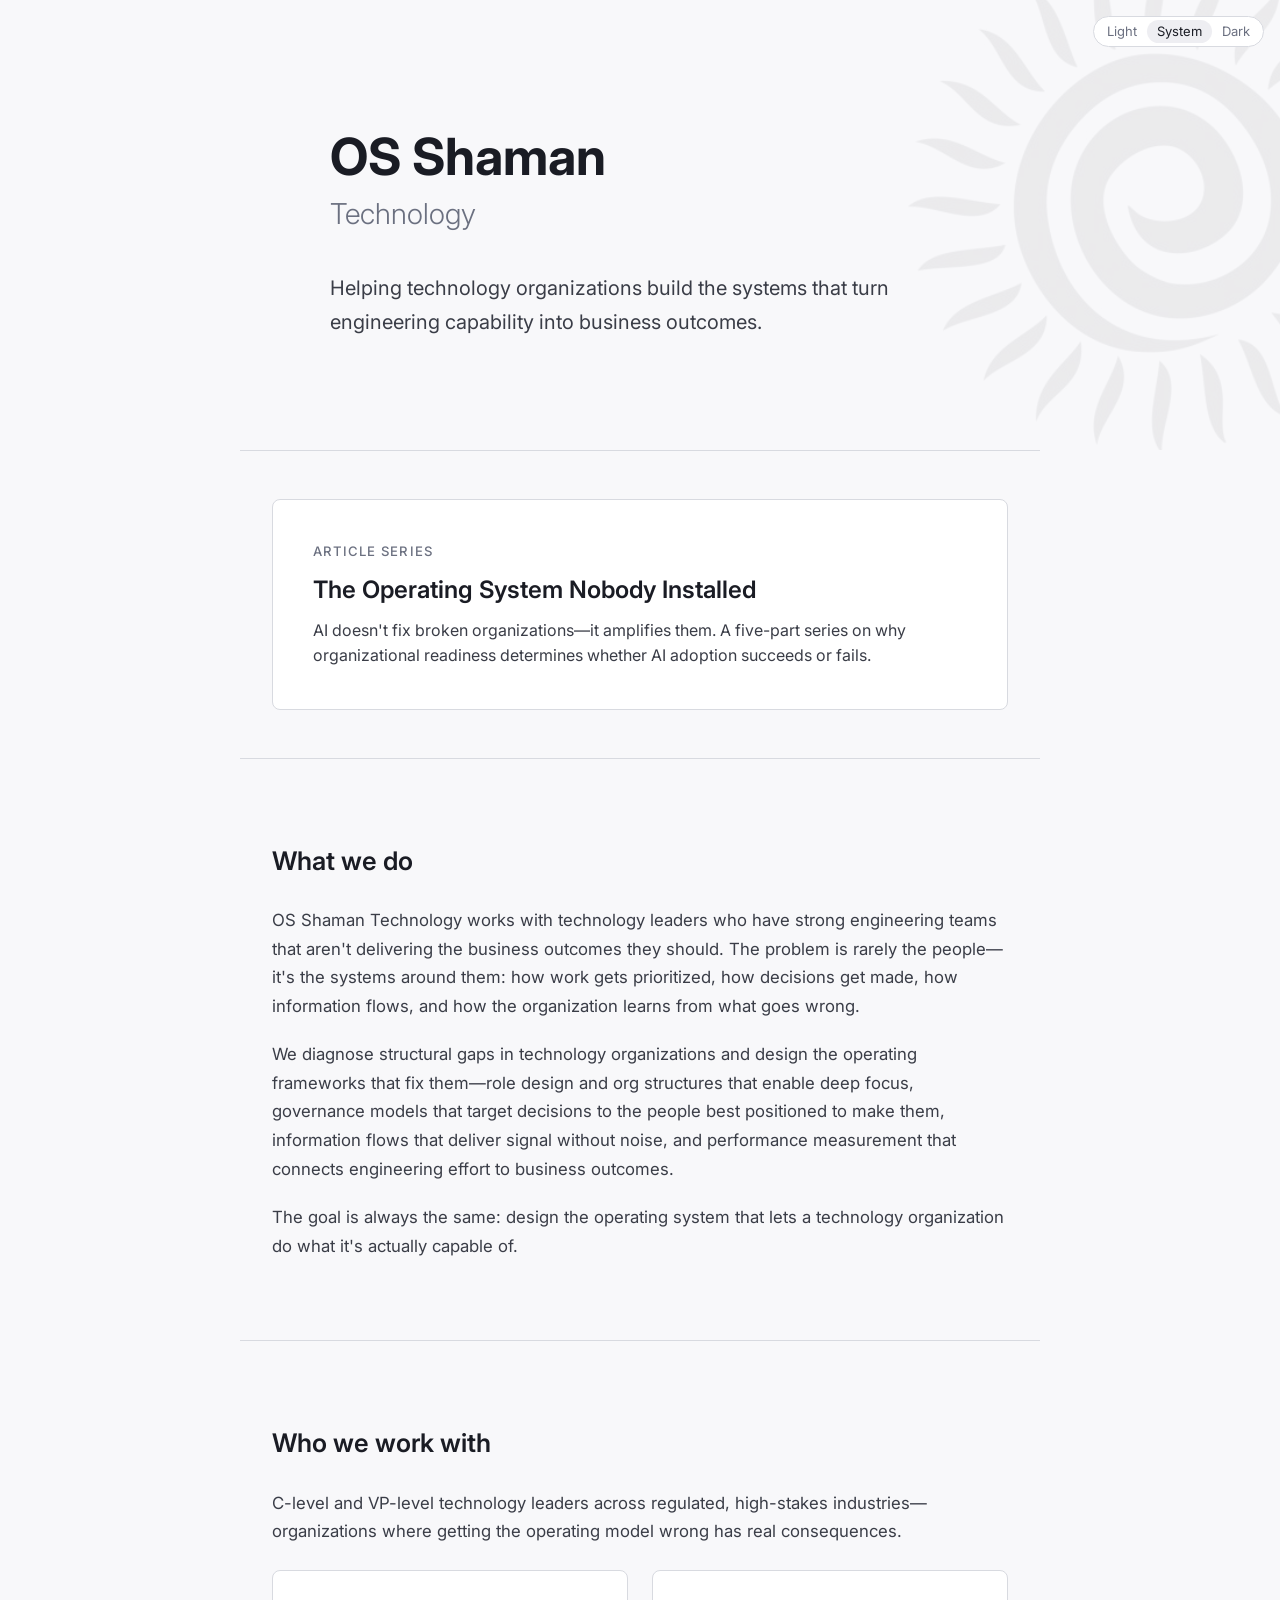
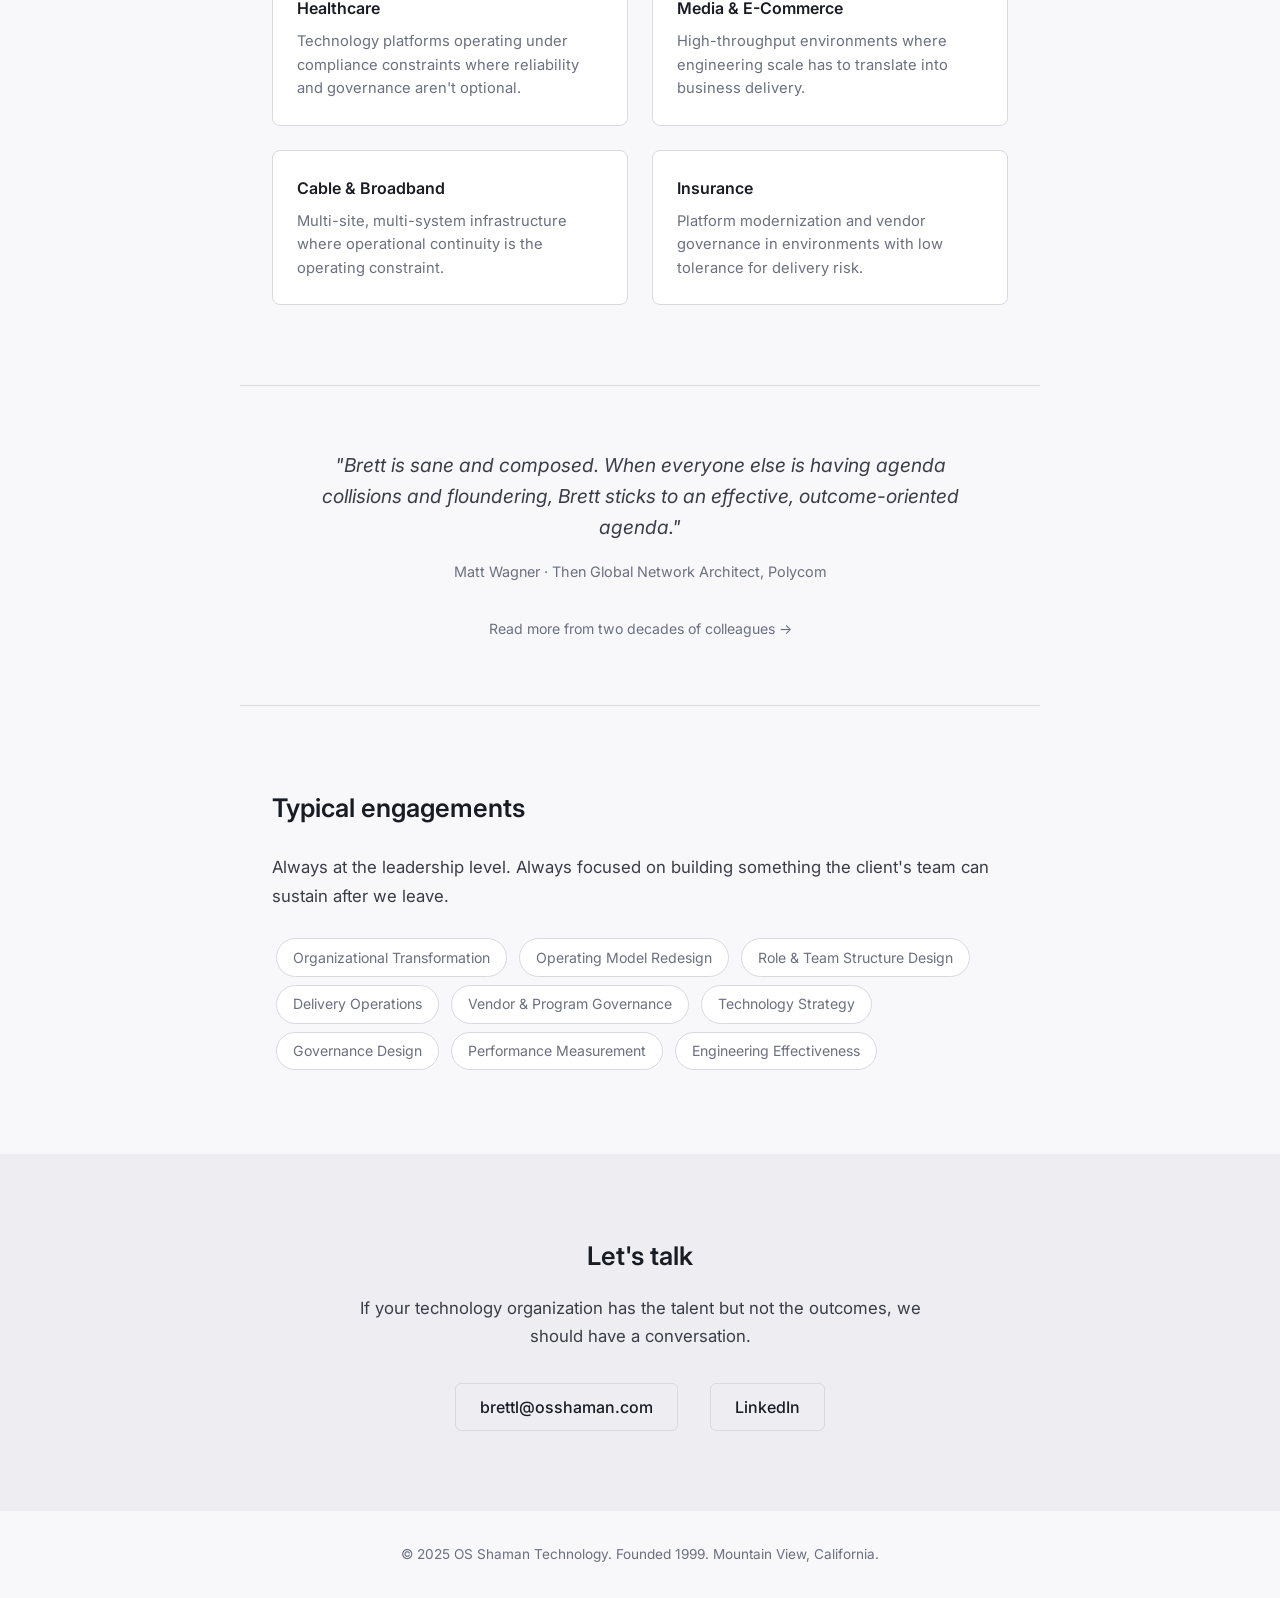
<file: index.html>
<!DOCTYPE html>
<html lang="en">
<head>
    <meta charset="UTF-8">
    <meta name="viewport" content="width=device-width, initial-scale=1.0">
    <title>OS Shaman Technology</title>
    <meta name="description" content="Helping technology organizations build the systems that turn engineering capability into business outcomes.">
    <link rel="preconnect" href="https://fonts.googleapis.com">
    <link rel="preconnect" href="https://fonts.gstatic.com" crossorigin>
    <link href="https://fonts.googleapis.com/css2?family=Inter:wght@300;400;500;600;700&display=swap" rel="stylesheet">
    <link rel="stylesheet" href="style.css">
</head>
<body>
    <div class="theme-toggle"><button data-theme="light" aria-label="Light mode">Light</button><button data-theme="system" aria-label="System theme">System</button><button data-theme="dark" aria-label="Dark mode">Dark</button></div>

    <!-- Hero -->
    <section class="hero">
        <div class="hero-bg">
            <img src="logo.jpg" alt="">
        </div>
        <div class="hero-content">
            <h1 class="hero-title">OS Shaman</h1>
            <p class="hero-subtitle">Technology</p>
            <p class="hero-tagline">Helping technology organizations build the systems that turn engineering capability into business outcomes.</p>
        </div>
    </section>

    <hr class="divider">

    <!-- Series -->
    <div class="series-promo">
        <a href="series/index.html" class="series-card">
            <p class="series-card-label">Article Series</p>
            <p class="series-card-title">The Operating System Nobody Installed</p>
            <p class="series-card-desc">AI doesn't fix broken organizations&mdash;it amplifies them. A five-part series on why organizational readiness determines whether AI adoption succeeds or fails.</p>
        </a>
    </div>

    <hr class="divider">

    <!-- What We Do -->
    <section class="section">
        <h2 class="section-title">What we do</h2>
        <p>OS Shaman Technology works with technology leaders who have strong engineering teams that aren't delivering the business outcomes they should. The problem is rarely the people&mdash;it's the systems around them: how work gets prioritized, how decisions get made, how information flows, and how the organization learns from what goes wrong.</p>
        <p>We diagnose structural gaps in technology organizations and design the operating frameworks that fix them&mdash;role design and org structures that enable deep focus, governance models that target decisions to the people best positioned to make them, information flows that deliver signal without noise, and performance measurement that connects engineering effort to business outcomes.</p>
        <p>The goal is always the same: design the operating system that lets a technology organization do what it's actually capable of.</p>
    </section>

    <hr class="divider">

    <!-- Who We Work With -->
    <section class="section">
        <h2 class="section-title">Who we work with</h2>
        <p>C-level and VP-level technology leaders across regulated, high-stakes industries&mdash;organizations where getting the operating model wrong has real consequences.</p>
        <div class="work-with-grid">
            <div class="work-with-item">
                <h3>Healthcare</h3>
                <p>Technology platforms operating under compliance constraints where reliability and governance aren't optional.</p>
            </div>
            <div class="work-with-item">
                <h3>Media &amp; E-Commerce</h3>
                <p>High-throughput environments where engineering scale has to translate into business delivery.</p>
            </div>
            <div class="work-with-item">
                <h3>Cable &amp; Broadband</h3>
                <p>Multi-site, multi-system infrastructure where operational continuity is the operating constraint.</p>
            </div>
            <div class="work-with-item">
                <h3>Insurance</h3>
                <p>Platform modernization and vendor governance in environments with low tolerance for delivery risk.</p>
            </div>
        </div>
    </section>

    <hr class="divider">

    <!-- Testimonials rotator -->
    <section class="testimonial-rotator" aria-label="Testimonials">
        <div class="testimonial-rotator-track">
            <figure class="testimonial-rotator-item active">
                <blockquote class="testimonial-rotator-quote">
                    <p>"Brett is sane and composed. When everyone else is having agenda collisions and floundering, Brett sticks to an effective, outcome-oriented agenda."</p>
                </blockquote>
                <figcaption class="testimonial-rotator-attribution">
                    Matt Wagner &middot; Then Global Network Architect, Polycom
                </figcaption>
            </figure>

            <figure class="testimonial-rotator-item">
                <blockquote class="testimonial-rotator-quote">
                    <p>"A business person first and a tech guy second. He really understands how to use technology to run a business."</p>
                </blockquote>
                <figcaption class="testimonial-rotator-attribution">
                    Chris Brubaker &middot; Then a colleague at Habeas
                </figcaption>
            </figure>

            <figure class="testimonial-rotator-item">
                <blockquote class="testimonial-rotator-quote">
                    <p>"The changes we were able to implement over the last two years would not have been as fast, nor as effective without Brett's assistance."</p>
                </blockquote>
                <figcaption class="testimonial-rotator-attribution">
                    David King &middot; Senior Director of Technology, Electronic Arts
                </figcaption>
            </figure>
        </div>
        <p class="testimonial-rotator-link">
            <a href="testimonials/index.html">Read more from two decades of colleagues &rarr;</a>
        </p>
    </section>

    <hr class="divider">

    <!-- Typical Engagements -->
    <section class="section">
        <h2 class="section-title">Typical engagements</h2>
        <p>Always at the leadership level. Always focused on building something the client's team can sustain after we leave.</p>
        <div class="engagements">
            <span class="engagement-tag">Organizational Transformation</span>
            <span class="engagement-tag">Operating Model Redesign</span>
            <span class="engagement-tag">Role &amp; Team Structure Design</span>
            <span class="engagement-tag">Delivery Operations</span>
            <span class="engagement-tag">Vendor &amp; Program Governance</span>
            <span class="engagement-tag">Technology Strategy</span>
            <span class="engagement-tag">Governance Design</span>
            <span class="engagement-tag">Performance Measurement</span>
            <span class="engagement-tag">Engineering Effectiveness</span>
        </div>
    </section>

    <!-- Contact -->
    <section class="contact">
        <div class="contact-inner">
            <h2 class="contact-title">Let's talk</h2>
            <p class="contact-text">If your technology organization has the talent but not the outcomes, we should have a conversation.</p>
            <div class="contact-links">
                <a href="mailto:brettl@osshaman.com" class="contact-link">brettl@osshaman.com</a>
                <a href="https://www.linkedin.com/in/blemoine" class="contact-link" target="_blank" rel="noopener">LinkedIn</a>
            </div>
        </div>
    </section>

    <footer class="footer">
        &copy; 2025 OS Shaman Technology. Founded 1999. Mountain View, California.
    </footer>

    <script src="theme.js"></script>
    <script>
        // Testimonial rotator — fades between quotes every 8 seconds.
        // Respects prefers-reduced-motion: when set, rotation is disabled and
        // the first quote is shown statically (CSS also removes the fade).
        (function() {
            var items = document.querySelectorAll('.testimonial-rotator-item');
            if (items.length <= 1) return;
            if (window.matchMedia && window.matchMedia('(prefers-reduced-motion: reduce)').matches) return;
            var i = 0;
            setInterval(function() {
                items[i].classList.remove('active');
                i = (i + 1) % items.length;
                items[i].classList.add('active');
            }, 8000);
        })();
    </script>
    <script data-goatcounter="https://osshaman.goatcounter.com/count"
            async src="//gc.zgo.at/count.js"></script>
</body>
</html>
</file>
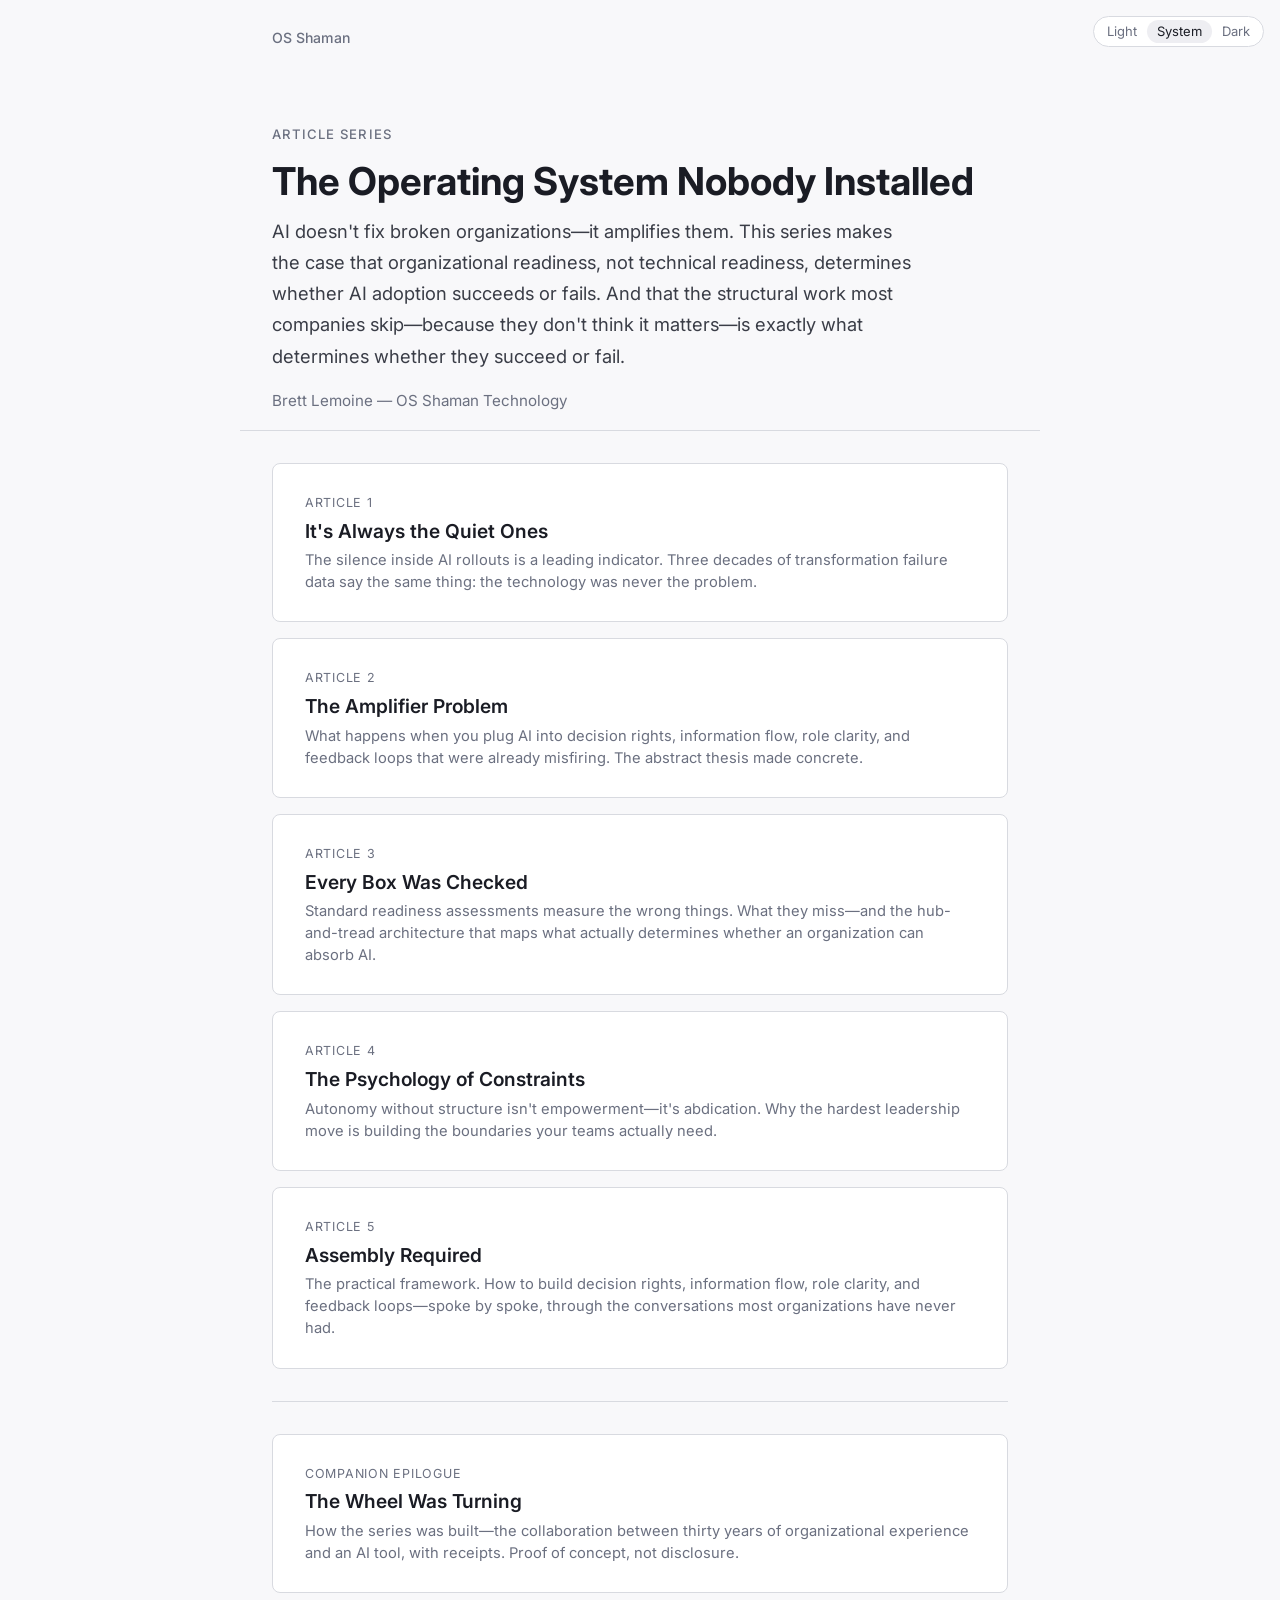
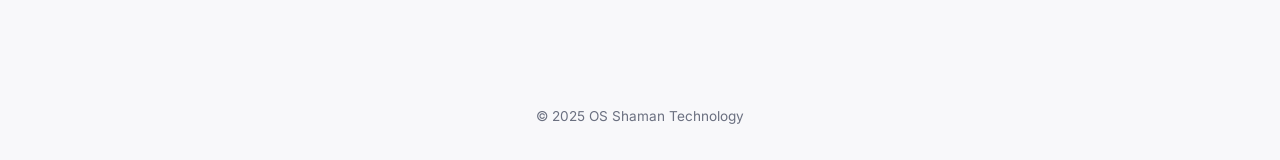
<file: series/index.html>
<!DOCTYPE html>
<html lang="en">
<head>
    <meta charset="UTF-8">
    <meta name="viewport" content="width=device-width, initial-scale=1.0">
    <title>The Operating System Nobody Installed — OS Shaman Technology</title>
    <meta name="description" content="A five-part series on why organizational readiness — not technical readiness — determines whether AI adoption succeeds or fails.">
    <link rel="preconnect" href="https://fonts.googleapis.com">
    <link rel="preconnect" href="https://fonts.gstatic.com" crossorigin>
    <link href="https://fonts.googleapis.com/css2?family=Inter:wght@300;400;500;600;700&display=swap" rel="stylesheet">
    <link rel="stylesheet" href="../style.css">
</head>
<body>
    <div class="theme-toggle"><button data-theme="light" aria-label="Light mode">Light</button><button data-theme="system" aria-label="System theme">System</button><button data-theme="dark" aria-label="Dark mode">Dark</button></div>

    <nav class="site-nav">
        <a href="../index.html">OS Shaman</a>
    </nav>

    <header class="series-header">
        <p class="article-series-label">Article Series</p>
        <h1 class="series-title">The Operating System Nobody Installed</h1>
        <p class="series-subtitle">AI doesn't fix broken organizations&mdash;it amplifies them. This series makes the case that organizational readiness, not technical readiness, determines whether AI adoption succeeds or fails. And that the structural work most companies skip&mdash;because they don't think it matters&mdash;is exactly what determines whether they succeed or fail.</p>
        <p class="series-author">Brett Lemoine &mdash; OS Shaman Technology</p>
    </header>

    <hr class="divider">

    <div class="series-toc">

        <a href="the-quiet-ones/index.html" class="toc-item">
            <p class="toc-item-number">Article 1</p>
            <p class="toc-item-title">It's Always the Quiet Ones</p>
            <p class="toc-item-desc">The silence inside AI rollouts is a leading indicator. Three decades of transformation failure data say the same thing: the technology was never the problem.</p>
        </a>

        <a href="the-amplifier-problem/index.html" class="toc-item">
            <p class="toc-item-number">Article 2</p>
            <p class="toc-item-title">The Amplifier Problem</p>
            <p class="toc-item-desc">What happens when you plug AI into decision rights, information flow, role clarity, and feedback loops that were already misfiring. The abstract thesis made concrete.</p>
        </a>

        <a href="every-box-was-checked/index.html" class="toc-item">
            <p class="toc-item-number">Article 3</p>
            <p class="toc-item-title">Every Box Was Checked</p>
            <p class="toc-item-desc">Standard readiness assessments measure the wrong things. What they miss&mdash;and the hub-and-tread architecture that maps what actually determines whether an organization can absorb AI.</p>
        </a>

        <a href="the-psychology-of-constraints/index.html" class="toc-item">
            <p class="toc-item-number">Article 4</p>
            <p class="toc-item-title">The Psychology of Constraints</p>
            <p class="toc-item-desc">Autonomy without structure isn't empowerment&mdash;it's abdication. Why the hardest leadership move is building the boundaries your teams actually need.</p>
        </a>

        <a href="assembly-required/index.html" class="toc-item">
            <p class="toc-item-number">Article 5</p>
            <p class="toc-item-title">Assembly Required</p>
            <p class="toc-item-desc">The practical framework. How to build decision rights, information flow, role clarity, and feedback loops&mdash;spoke by spoke, through the conversations most organizations have never had.</p>
        </a>

        <div class="toc-epilogue">
            <a href="the-wheel-was-turning/index.html" class="toc-item">
                <p class="toc-item-number">Companion Epilogue</p>
                <p class="toc-item-title">The Wheel Was Turning</p>
                <p class="toc-item-desc">How the series was built&mdash;the collaboration between thirty years of organizational experience and an AI tool, with receipts. Proof of concept, not disclosure.</p>
            </a>
        </div>

    </div>

    <footer class="footer">
        &copy; 2025 OS Shaman Technology
    </footer>

    <script src="../theme.js"></script>
    <script data-goatcounter="https://osshaman.goatcounter.com/count"
            async src="//gc.zgo.at/count.js"></script>
</body>
</html>
</file>
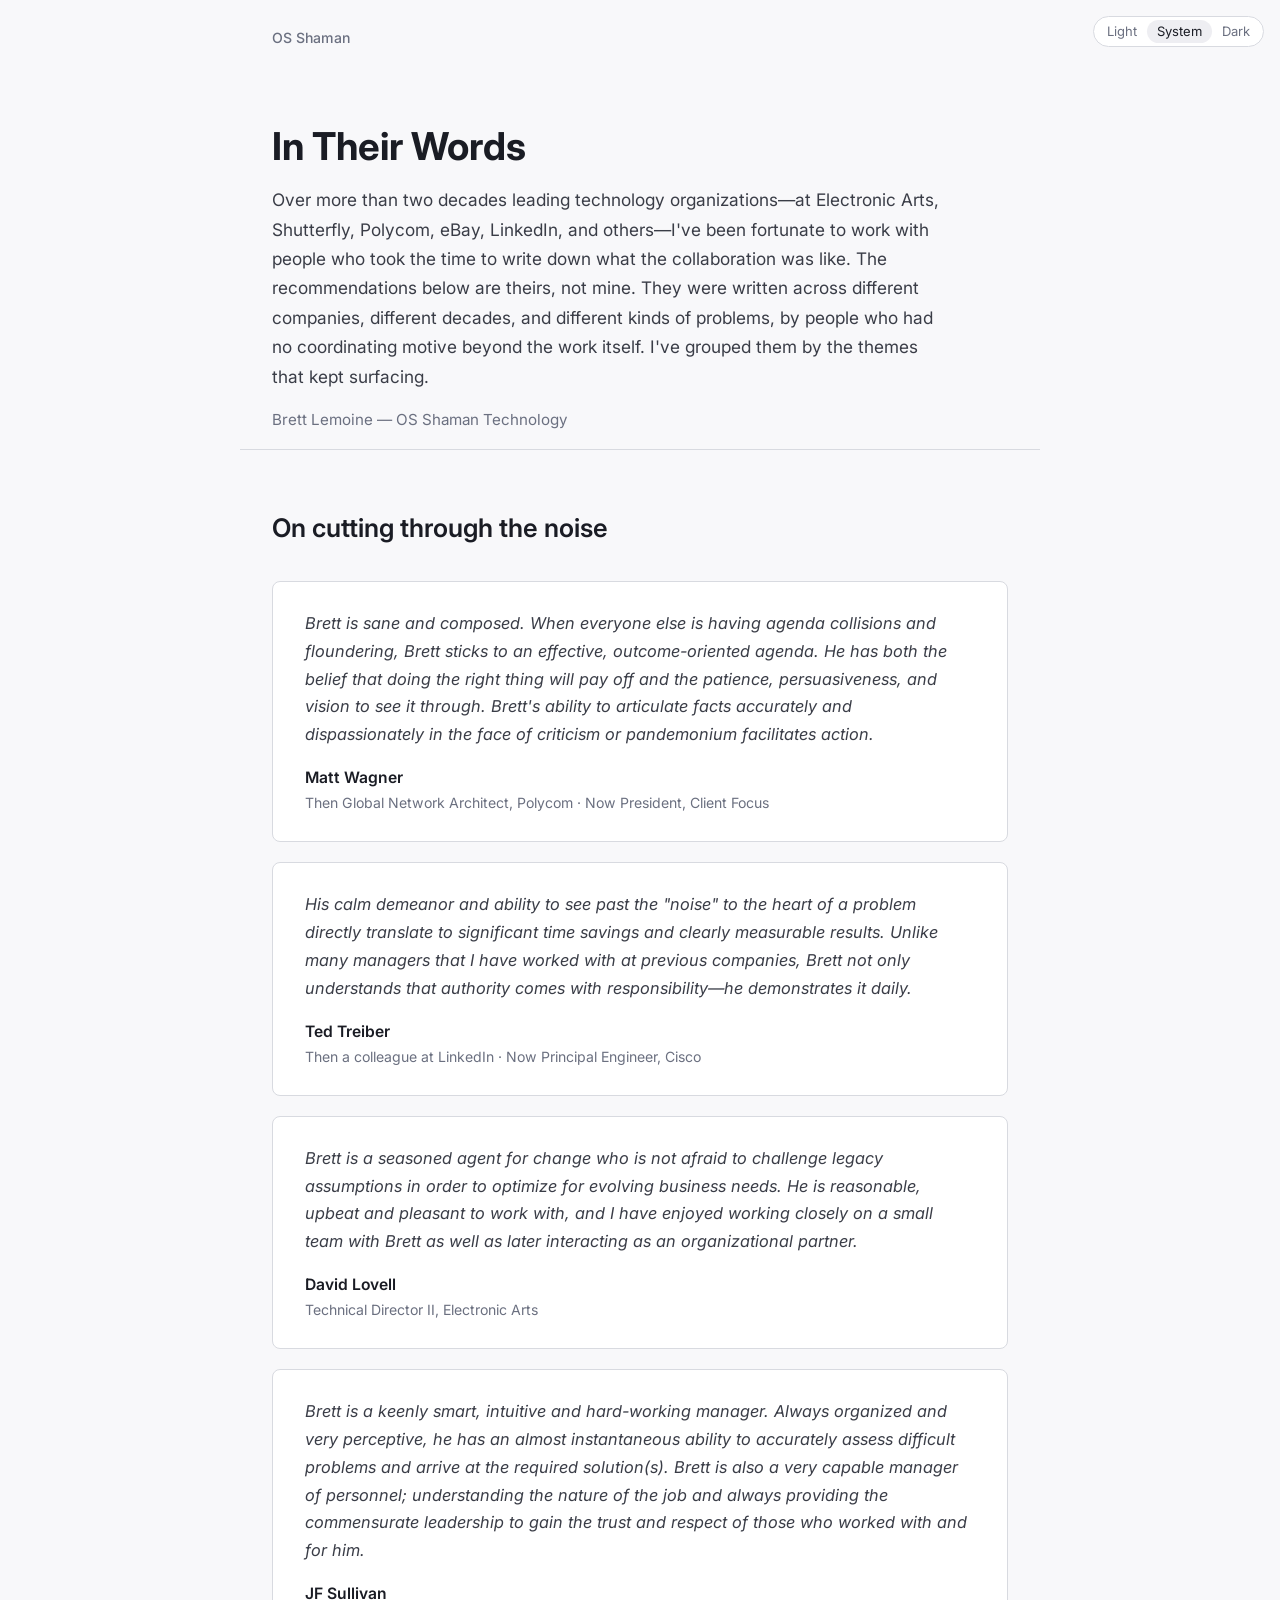
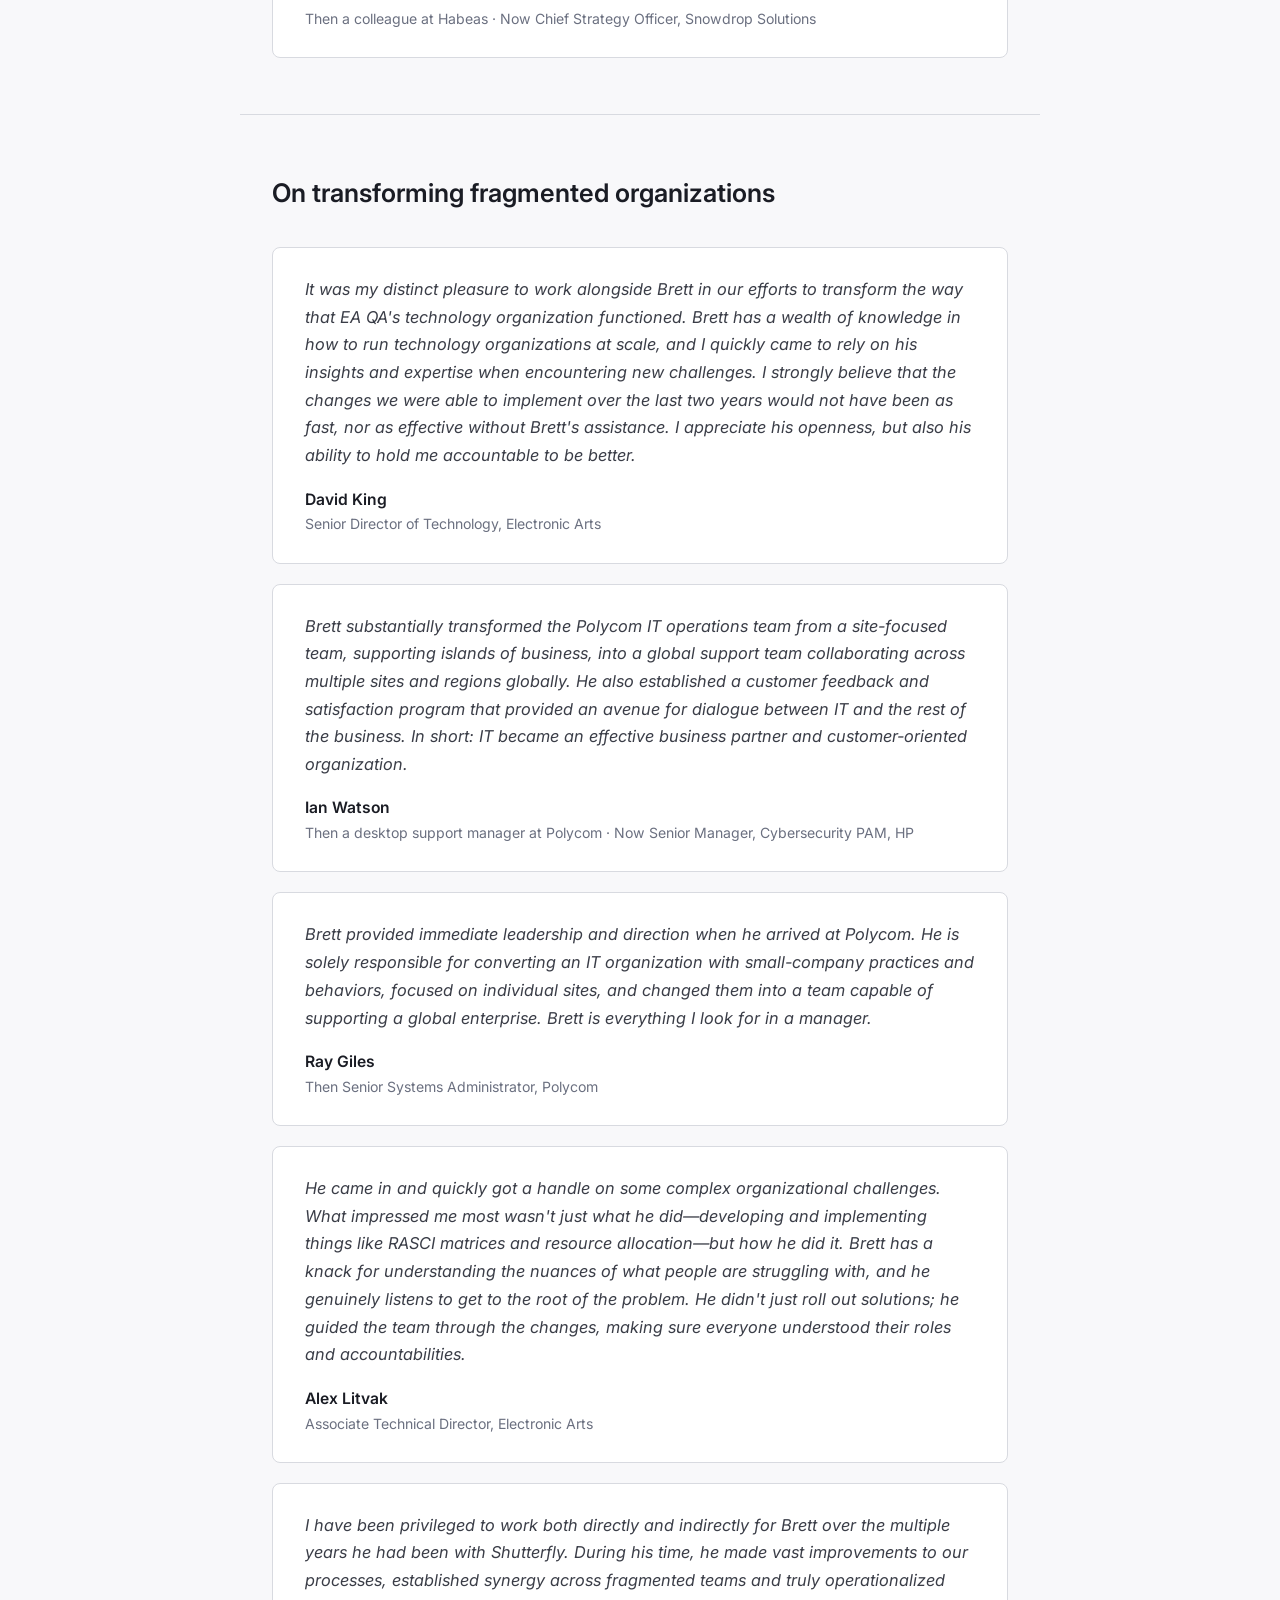
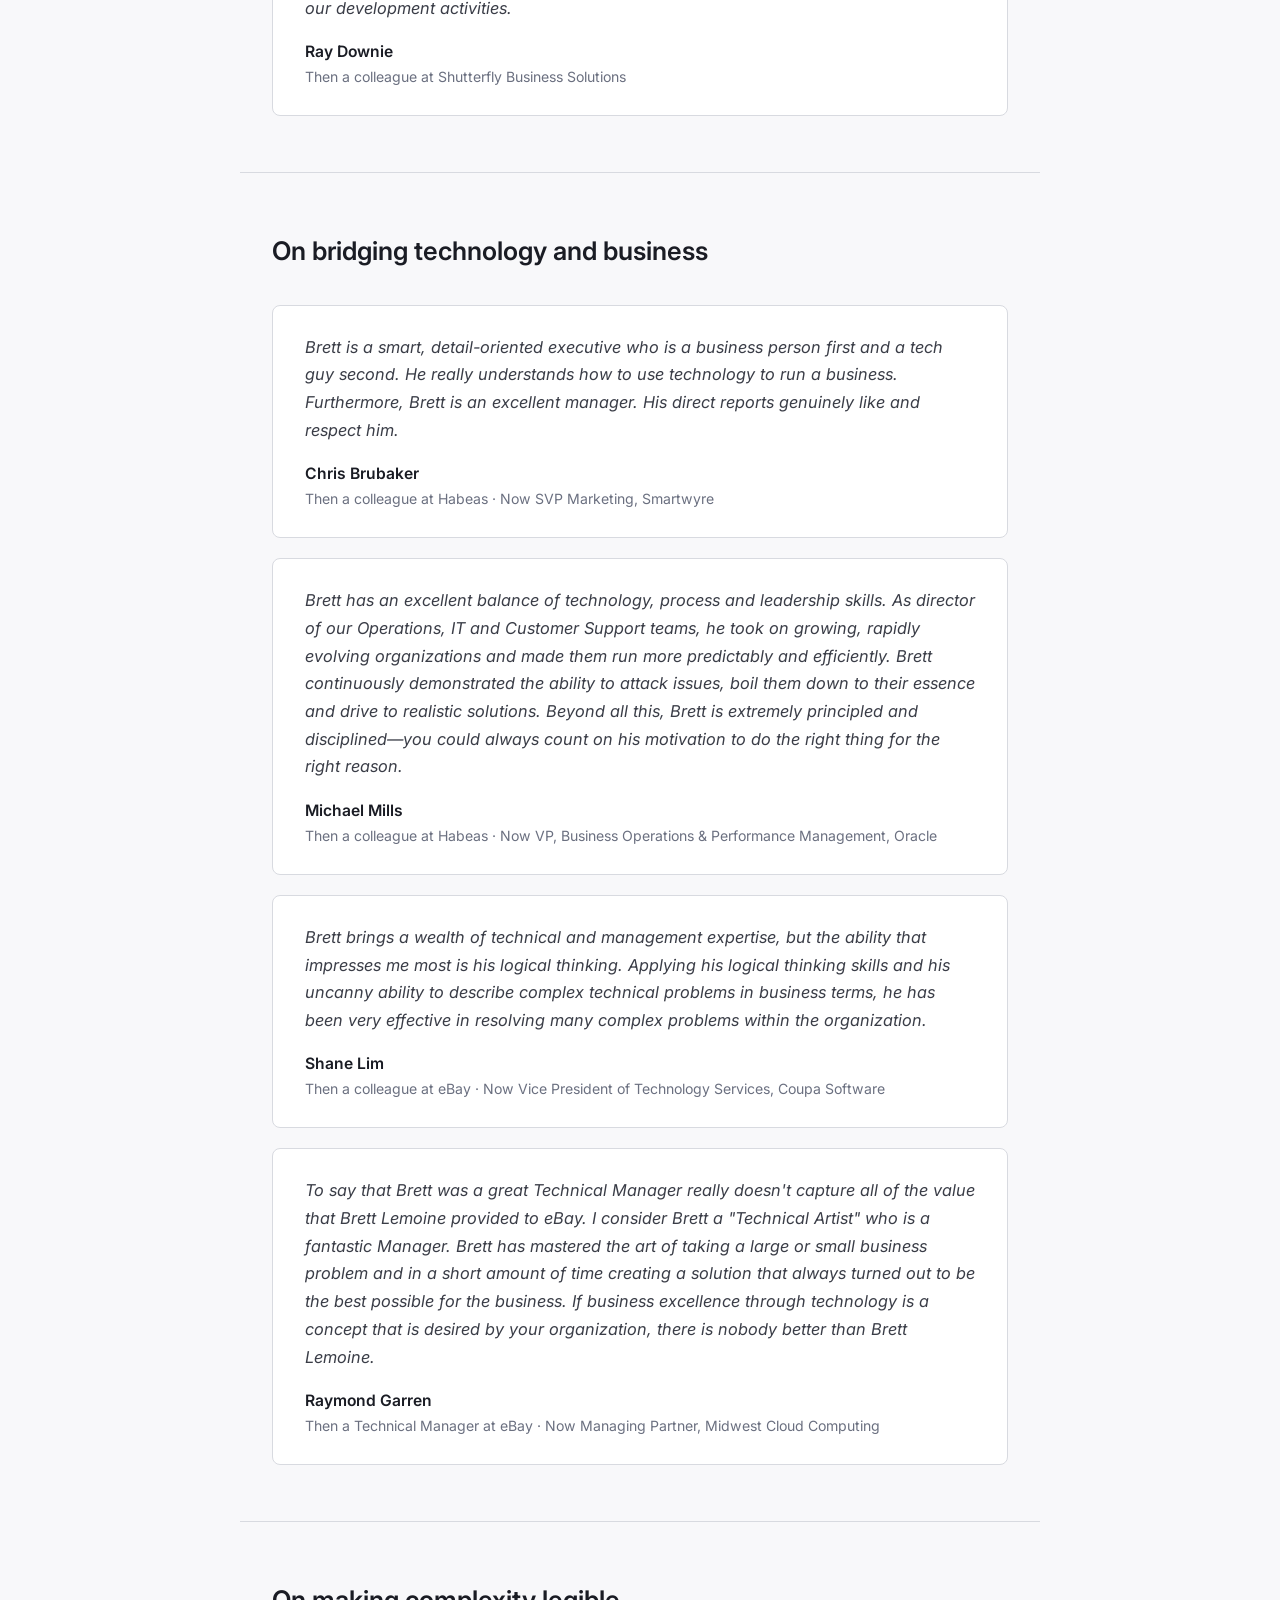
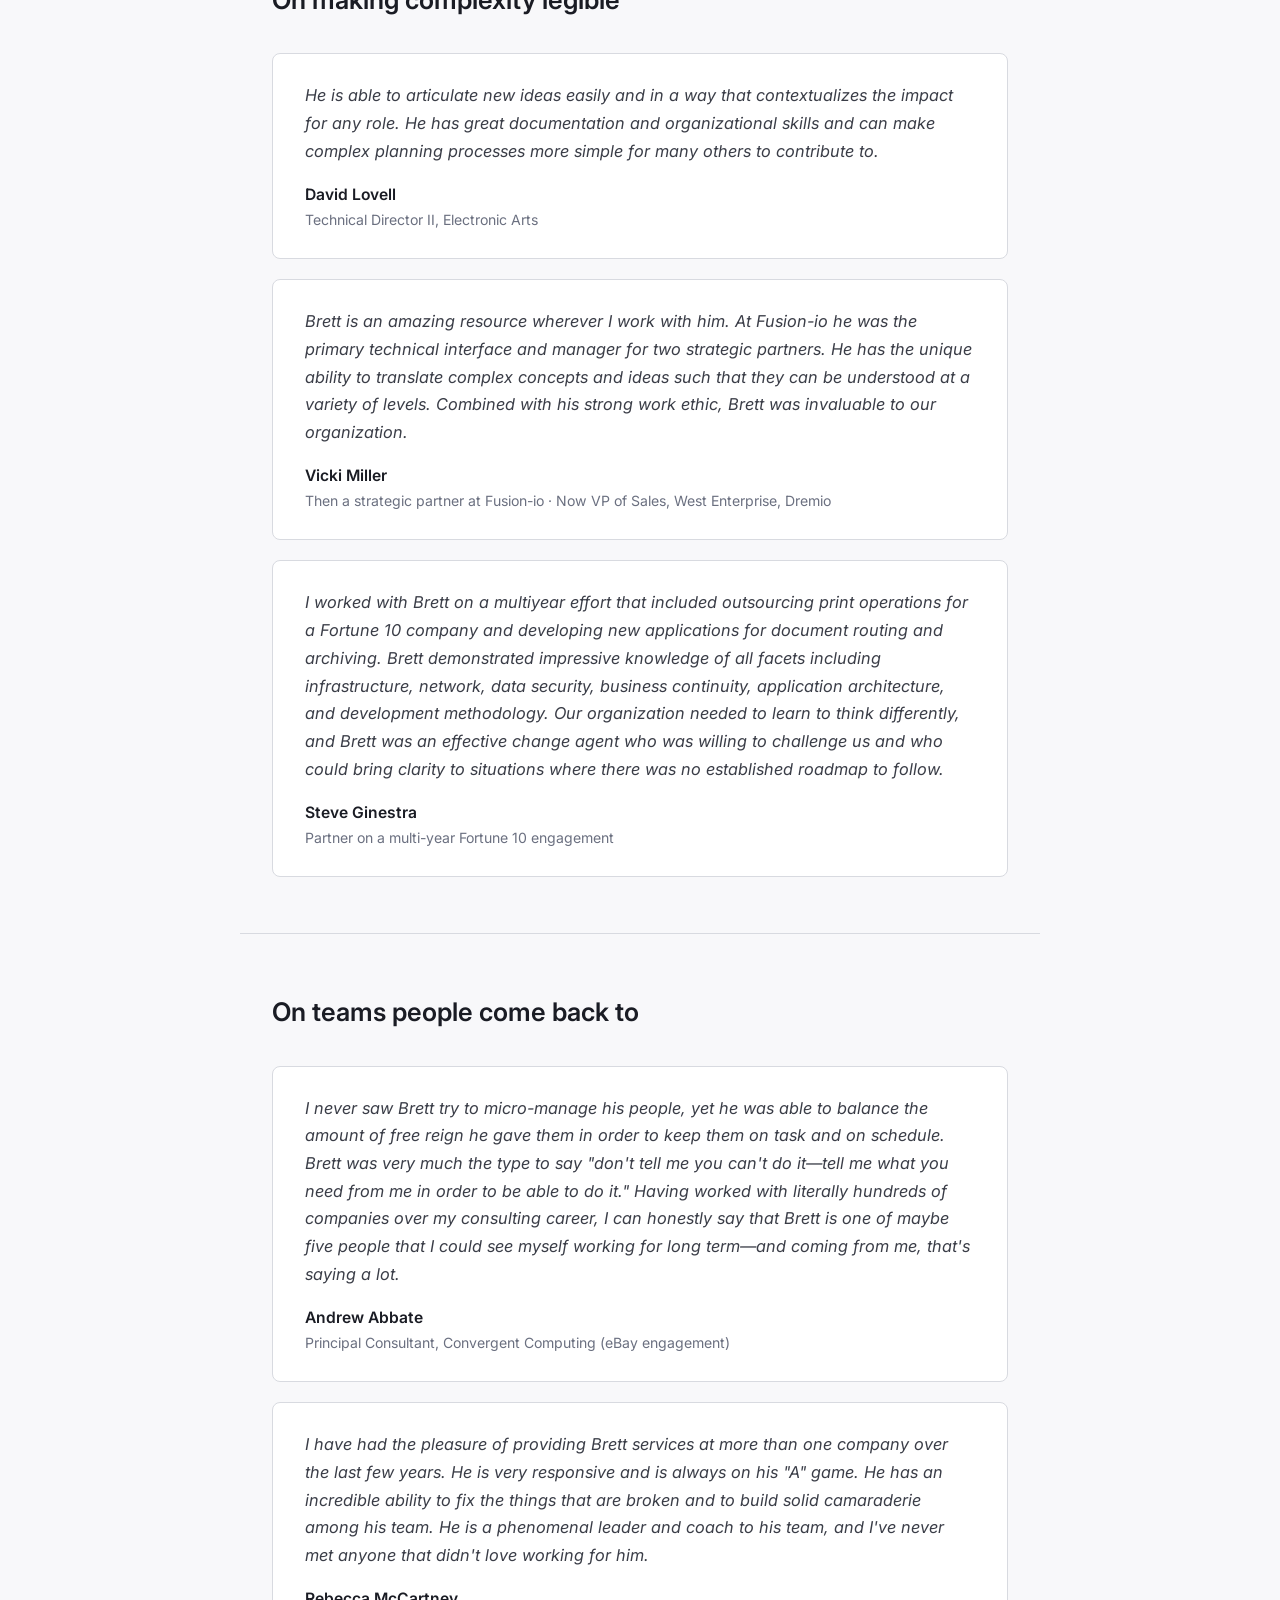
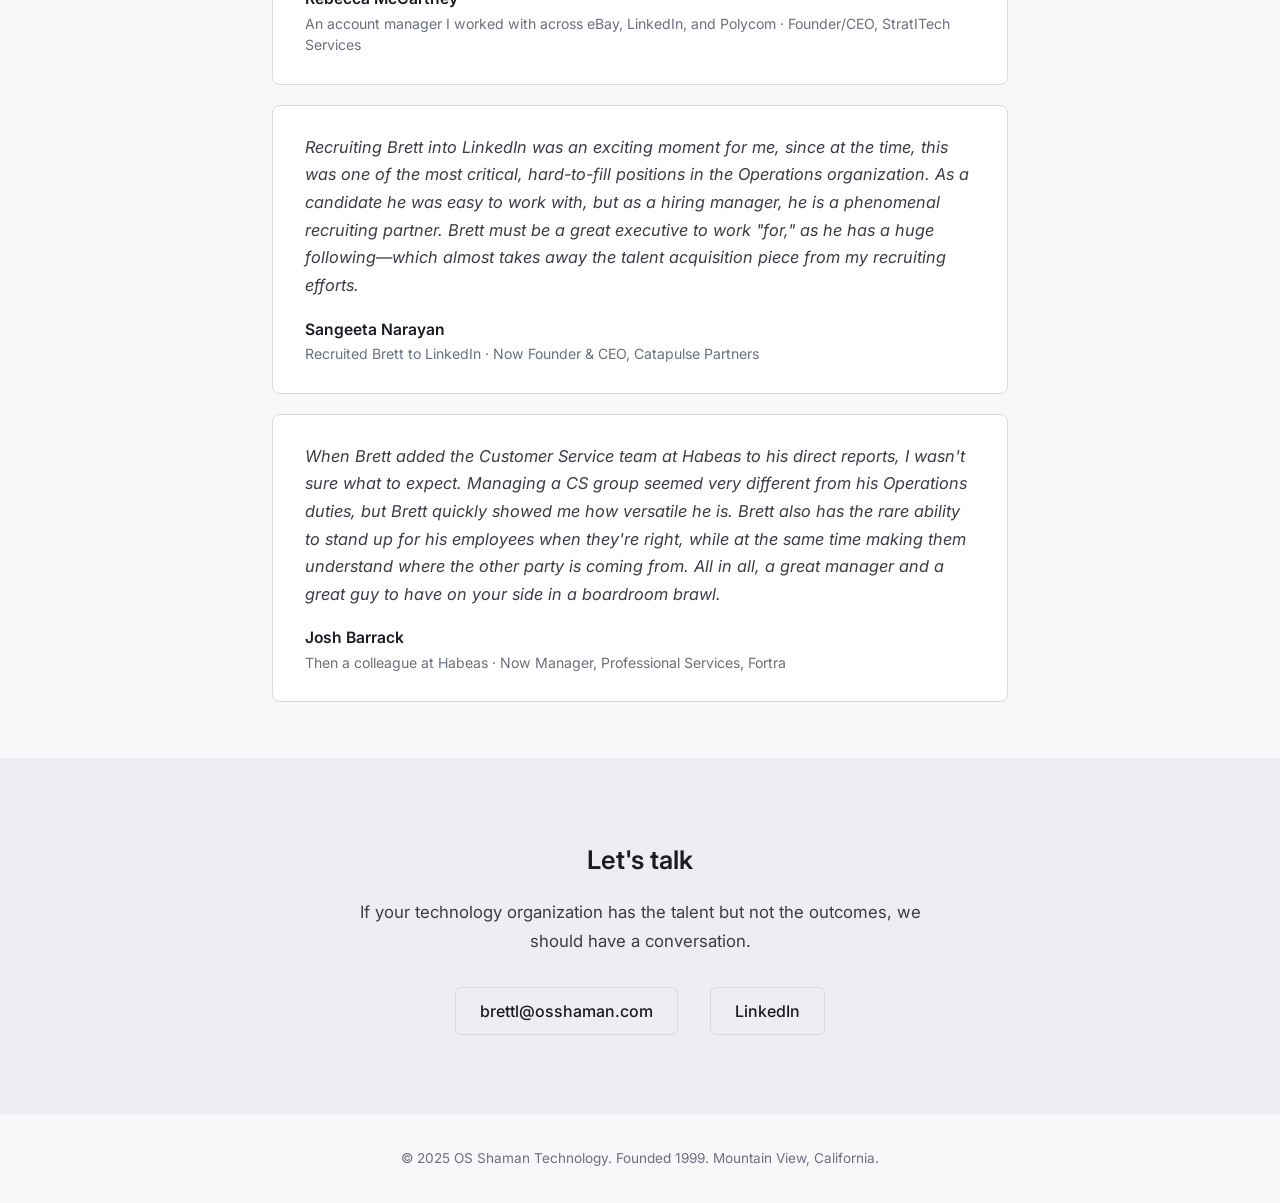
<file: testimonials/index.html>
<!DOCTYPE html>
<html lang="en">
<head>
    <meta charset="UTF-8">
    <meta name="viewport" content="width=device-width, initial-scale=1.0">
    <title>In Their Words &mdash; OS Shaman Technology</title>
    <meta name="description" content="Recommendations and reflections from colleagues across more than two decades of technology leadership.">
    <link rel="preconnect" href="https://fonts.googleapis.com">
    <link rel="preconnect" href="https://fonts.gstatic.com" crossorigin>
    <link href="https://fonts.googleapis.com/css2?family=Inter:wght@300;400;500;600;700&display=swap" rel="stylesheet">
    <link rel="stylesheet" href="../style.css">
</head>
<body>
    <div class="theme-toggle"><button data-theme="light" aria-label="Light mode">Light</button><button data-theme="system" aria-label="System theme">System</button><button data-theme="dark" aria-label="Dark mode">Dark</button></div>

    <nav class="site-nav">
        <a href="../index.html">OS Shaman</a>
    </nav>

    <header class="testimonials-header">
        <h1 class="testimonials-title">In Their Words</h1>
        <p class="testimonials-subtitle">Over more than two decades leading technology organizations&mdash;at Electronic Arts, Shutterfly, Polycom, eBay, LinkedIn, and others&mdash;I've been fortunate to work with people who took the time to write down what the collaboration was like. The recommendations below are theirs, not mine. They were written across different companies, different decades, and different kinds of problems, by people who had no coordinating motive beyond the work itself. I've grouped them by the themes that kept surfacing.</p>
        <p class="series-author">Brett Lemoine &mdash; OS Shaman Technology</p>
    </header>

    <hr class="divider">

    <!-- Theme 1: Cutting through the noise -->
    <section class="testimonial-section">
        <h2 class="section-title">On cutting through the noise</h2>

        <figure class="testimonial-card">
            <blockquote class="testimonial-quote">
                <p>Brett is sane and composed. When everyone else is having agenda collisions and floundering, Brett sticks to an effective, outcome-oriented agenda. He has both the belief that doing the right thing will pay off and the patience, persuasiveness, and vision to see it through. Brett's ability to articulate facts accurately and dispassionately in the face of criticism or pandemonium facilitates action.</p>
            </blockquote>
            <figcaption class="testimonial-attribution">
                <span class="testimonial-name">Matt Wagner</span>
                <span class="testimonial-role">Then Global Network Architect, Polycom &middot; Now President, Client Focus</span>
            </figcaption>
        </figure>

        <figure class="testimonial-card">
            <blockquote class="testimonial-quote">
                <p>His calm demeanor and ability to see past the "noise" to the heart of a problem directly translate to significant time savings and clearly measurable results. Unlike many managers that I have worked with at previous companies, Brett not only understands that authority comes with responsibility&mdash;he demonstrates it daily.</p>
            </blockquote>
            <figcaption class="testimonial-attribution">
                <span class="testimonial-name">Ted Treiber</span>
                <span class="testimonial-role">Then a colleague at LinkedIn &middot; Now Principal Engineer, Cisco</span>
            </figcaption>
        </figure>

        <figure class="testimonial-card">
            <blockquote class="testimonial-quote">
                <p>Brett is a seasoned agent for change who is not afraid to challenge legacy assumptions in order to optimize for evolving business needs. He is reasonable, upbeat and pleasant to work with, and I have enjoyed working closely on a small team with Brett as well as later interacting as an organizational partner.</p>
            </blockquote>
            <figcaption class="testimonial-attribution">
                <span class="testimonial-name">David Lovell</span>
                <span class="testimonial-role">Technical Director II, Electronic Arts</span>
            </figcaption>
        </figure>

        <figure class="testimonial-card">
            <blockquote class="testimonial-quote">
                <p>Brett is a keenly smart, intuitive and hard-working manager. Always organized and very perceptive, he has an almost instantaneous ability to accurately assess difficult problems and arrive at the required solution(s). Brett is also a very capable manager of personnel; understanding the nature of the job and always providing the commensurate leadership to gain the trust and respect of those who worked with and for him.</p>
            </blockquote>
            <figcaption class="testimonial-attribution">
                <span class="testimonial-name">JF Sullivan</span>
                <span class="testimonial-role">Then a colleague at Habeas &middot; Now Chief Strategy Officer, Snowdrop Solutions</span>
            </figcaption>
        </figure>
    </section>

    <hr class="divider">

    <!-- Theme 2: Transforming fragmented organizations -->
    <section class="testimonial-section">
        <h2 class="section-title">On transforming fragmented organizations</h2>

        <figure class="testimonial-card">
            <blockquote class="testimonial-quote">
                <p>It was my distinct pleasure to work alongside Brett in our efforts to transform the way that EA QA's technology organization functioned. Brett has a wealth of knowledge in how to run technology organizations at scale, and I quickly came to rely on his insights and expertise when encountering new challenges. I strongly believe that the changes we were able to implement over the last two years would not have been as fast, nor as effective without Brett's assistance. I appreciate his openness, but also his ability to hold me accountable to be better.</p>
            </blockquote>
            <figcaption class="testimonial-attribution">
                <span class="testimonial-name">David King</span>
                <span class="testimonial-role">Senior Director of Technology, Electronic Arts</span>
            </figcaption>
        </figure>

        <figure class="testimonial-card">
            <blockquote class="testimonial-quote">
                <p>Brett substantially transformed the Polycom IT operations team from a site-focused team, supporting islands of business, into a global support team collaborating across multiple sites and regions globally. He also established a customer feedback and satisfaction program that provided an avenue for dialogue between IT and the rest of the business. In short: IT became an effective business partner and customer-oriented organization.</p>
            </blockquote>
            <figcaption class="testimonial-attribution">
                <span class="testimonial-name">Ian Watson</span>
                <span class="testimonial-role">Then a desktop support manager at Polycom &middot; Now Senior Manager, Cybersecurity PAM, HP</span>
            </figcaption>
        </figure>

        <figure class="testimonial-card">
            <blockquote class="testimonial-quote">
                <p>Brett provided immediate leadership and direction when he arrived at Polycom. He is solely responsible for converting an IT organization with small-company practices and behaviors, focused on individual sites, and changed them into a team capable of supporting a global enterprise. Brett is everything I look for in a manager.</p>
            </blockquote>
            <figcaption class="testimonial-attribution">
                <span class="testimonial-name">Ray Giles</span>
                <span class="testimonial-role">Then Senior Systems Administrator, Polycom</span>
            </figcaption>
        </figure>

        <figure class="testimonial-card">
            <blockquote class="testimonial-quote">
                <p>He came in and quickly got a handle on some complex organizational challenges. What impressed me most wasn't just what he did&mdash;developing and implementing things like RASCI matrices and resource allocation&mdash;but how he did it. Brett has a knack for understanding the nuances of what people are struggling with, and he genuinely listens to get to the root of the problem. He didn't just roll out solutions; he guided the team through the changes, making sure everyone understood their roles and accountabilities.</p>
            </blockquote>
            <figcaption class="testimonial-attribution">
                <span class="testimonial-name">Alex Litvak</span>
                <span class="testimonial-role">Associate Technical Director, Electronic Arts</span>
            </figcaption>
        </figure>

        <figure class="testimonial-card">
            <blockquote class="testimonial-quote">
                <p>I have been privileged to work both directly and indirectly for Brett over the multiple years he had been with Shutterfly. During his time, he made vast improvements to our processes, established synergy across fragmented teams and truly operationalized our development activities.</p>
            </blockquote>
            <figcaption class="testimonial-attribution">
                <span class="testimonial-name">Ray Downie</span>
                <span class="testimonial-role">Then a colleague at Shutterfly Business Solutions</span>
            </figcaption>
        </figure>
    </section>

    <hr class="divider">

    <!-- Theme 3: Bridging technology and business -->
    <section class="testimonial-section">
        <h2 class="section-title">On bridging technology and business</h2>

        <figure class="testimonial-card">
            <blockquote class="testimonial-quote">
                <p>Brett is a smart, detail-oriented executive who is a business person first and a tech guy second. He really understands how to use technology to run a business. Furthermore, Brett is an excellent manager. His direct reports genuinely like and respect him.</p>
            </blockquote>
            <figcaption class="testimonial-attribution">
                <span class="testimonial-name">Chris Brubaker</span>
                <span class="testimonial-role">Then a colleague at Habeas &middot; Now SVP Marketing, Smartwyre</span>
            </figcaption>
        </figure>

        <figure class="testimonial-card">
            <blockquote class="testimonial-quote">
                <p>Brett has an excellent balance of technology, process and leadership skills. As director of our Operations, IT and Customer Support teams, he took on growing, rapidly evolving organizations and made them run more predictably and efficiently. Brett continuously demonstrated the ability to attack issues, boil them down to their essence and drive to realistic solutions. Beyond all this, Brett is extremely principled and disciplined&mdash;you could always count on his motivation to do the right thing for the right reason.</p>
            </blockquote>
            <figcaption class="testimonial-attribution">
                <span class="testimonial-name">Michael Mills</span>
                <span class="testimonial-role">Then a colleague at Habeas &middot; Now VP, Business Operations &amp; Performance Management, Oracle</span>
            </figcaption>
        </figure>

        <figure class="testimonial-card">
            <blockquote class="testimonial-quote">
                <p>Brett brings a wealth of technical and management expertise, but the ability that impresses me most is his logical thinking. Applying his logical thinking skills and his uncanny ability to describe complex technical problems in business terms, he has been very effective in resolving many complex problems within the organization.</p>
            </blockquote>
            <figcaption class="testimonial-attribution">
                <span class="testimonial-name">Shane Lim</span>
                <span class="testimonial-role">Then a colleague at eBay &middot; Now Vice President of Technology Services, Coupa Software</span>
            </figcaption>
        </figure>

        <figure class="testimonial-card">
            <blockquote class="testimonial-quote">
                <p>To say that Brett was a great Technical Manager really doesn't capture all of the value that Brett Lemoine provided to eBay. I consider Brett a "Technical Artist" who is a fantastic Manager. Brett has mastered the art of taking a large or small business problem and in a short amount of time creating a solution that always turned out to be the best possible for the business. If business excellence through technology is a concept that is desired by your organization, there is nobody better than Brett Lemoine.</p>
            </blockquote>
            <figcaption class="testimonial-attribution">
                <span class="testimonial-name">Raymond Garren</span>
                <span class="testimonial-role">Then a Technical Manager at eBay &middot; Now Managing Partner, Midwest Cloud Computing</span>
            </figcaption>
        </figure>
    </section>

    <hr class="divider">

    <!-- Theme 4: Making complexity legible -->
    <section class="testimonial-section">
        <h2 class="section-title">On making complexity legible</h2>

        <figure class="testimonial-card">
            <blockquote class="testimonial-quote">
                <p>He is able to articulate new ideas easily and in a way that contextualizes the impact for any role. He has great documentation and organizational skills and can make complex planning processes more simple for many others to contribute to.</p>
            </blockquote>
            <figcaption class="testimonial-attribution">
                <span class="testimonial-name">David Lovell</span>
                <span class="testimonial-role">Technical Director II, Electronic Arts</span>
            </figcaption>
        </figure>

        <figure class="testimonial-card">
            <blockquote class="testimonial-quote">
                <p>Brett is an amazing resource wherever I work with him. At Fusion-io he was the primary technical interface and manager for two strategic partners. He has the unique ability to translate complex concepts and ideas such that they can be understood at a variety of levels. Combined with his strong work ethic, Brett was invaluable to our organization.</p>
            </blockquote>
            <figcaption class="testimonial-attribution">
                <span class="testimonial-name">Vicki Miller</span>
                <span class="testimonial-role">Then a strategic partner at Fusion-io &middot; Now VP of Sales, West Enterprise, Dremio</span>
            </figcaption>
        </figure>

        <figure class="testimonial-card">
            <blockquote class="testimonial-quote">
                <p>I worked with Brett on a multiyear effort that included outsourcing print operations for a Fortune 10 company and developing new applications for document routing and archiving. Brett demonstrated impressive knowledge of all facets including infrastructure, network, data security, business continuity, application architecture, and development methodology. Our organization needed to learn to think differently, and Brett was an effective change agent who was willing to challenge us and who could bring clarity to situations where there was no established roadmap to follow.</p>
            </blockquote>
            <figcaption class="testimonial-attribution">
                <span class="testimonial-name">Steve Ginestra</span>
                <span class="testimonial-role">Partner on a multi-year Fortune 10 engagement</span>
            </figcaption>
        </figure>
    </section>

    <hr class="divider">

    <!-- Theme 5: Teams people come back to -->
    <section class="testimonial-section">
        <h2 class="section-title">On teams people come back to</h2>

        <figure class="testimonial-card">
            <blockquote class="testimonial-quote">
                <p>I never saw Brett try to micro-manage his people, yet he was able to balance the amount of free reign he gave them in order to keep them on task and on schedule. Brett was very much the type to say "don't tell me you can't do it&mdash;tell me what you need from me in order to be able to do it." Having worked with literally hundreds of companies over my consulting career, I can honestly say that Brett is one of maybe five people that I could see myself working for long term&mdash;and coming from me, that's saying a lot.</p>
            </blockquote>
            <figcaption class="testimonial-attribution">
                <span class="testimonial-name">Andrew Abbate</span>
                <span class="testimonial-role">Principal Consultant, Convergent Computing (eBay engagement)</span>
            </figcaption>
        </figure>

        <figure class="testimonial-card">
            <blockquote class="testimonial-quote">
                <p>I have had the pleasure of providing Brett services at more than one company over the last few years. He is very responsive and is always on his "A" game. He has an incredible ability to fix the things that are broken and to build solid camaraderie among his team. He is a phenomenal leader and coach to his team, and I've never met anyone that didn't love working for him.</p>
            </blockquote>
            <figcaption class="testimonial-attribution">
                <span class="testimonial-name">Rebecca McCartney</span>
                <span class="testimonial-role">An account manager I worked with across eBay, LinkedIn, and Polycom &middot; Founder/CEO, StratITech Services</span>
            </figcaption>
        </figure>

        <figure class="testimonial-card">
            <blockquote class="testimonial-quote">
                <p>Recruiting Brett into LinkedIn was an exciting moment for me, since at the time, this was one of the most critical, hard-to-fill positions in the Operations organization. As a candidate he was easy to work with, but as a hiring manager, he is a phenomenal recruiting partner. Brett must be a great executive to work "for," as he has a huge following&mdash;which almost takes away the talent acquisition piece from my recruiting efforts.</p>
            </blockquote>
            <figcaption class="testimonial-attribution">
                <span class="testimonial-name">Sangeeta Narayan</span>
                <span class="testimonial-role">Recruited Brett to LinkedIn &middot; Now Founder &amp; CEO, Catapulse Partners</span>
            </figcaption>
        </figure>

        <figure class="testimonial-card">
            <blockquote class="testimonial-quote">
                <p>When Brett added the Customer Service team at Habeas to his direct reports, I wasn't sure what to expect. Managing a CS group seemed very different from his Operations duties, but Brett quickly showed me how versatile he is. Brett also has the rare ability to stand up for his employees when they're right, while at the same time making them understand where the other party is coming from. All in all, a great manager and a great guy to have on your side in a boardroom brawl.</p>
            </blockquote>
            <figcaption class="testimonial-attribution">
                <span class="testimonial-name">Josh Barrack</span>
                <span class="testimonial-role">Then a colleague at Habeas &middot; Now Manager, Professional Services, Fortra</span>
            </figcaption>
        </figure>
    </section>

    <!-- Contact -->
    <section class="contact">
        <div class="contact-inner">
            <h2 class="contact-title">Let's talk</h2>
            <p class="contact-text">If your technology organization has the talent but not the outcomes, we should have a conversation.</p>
            <div class="contact-links">
                <a href="mailto:brettl@osshaman.com" class="contact-link">brettl@osshaman.com</a>
                <a href="https://www.linkedin.com/in/blemoine" class="contact-link" target="_blank" rel="noopener">LinkedIn</a>
            </div>
        </div>
    </section>

    <footer class="footer">
        &copy; 2025 OS Shaman Technology. Founded 1999. Mountain View, California.
    </footer>

    <script src="../theme.js"></script>
    <script data-goatcounter="https://osshaman.goatcounter.com/count"
            async src="//gc.zgo.at/count.js"></script>
</body>
</html>
</file>
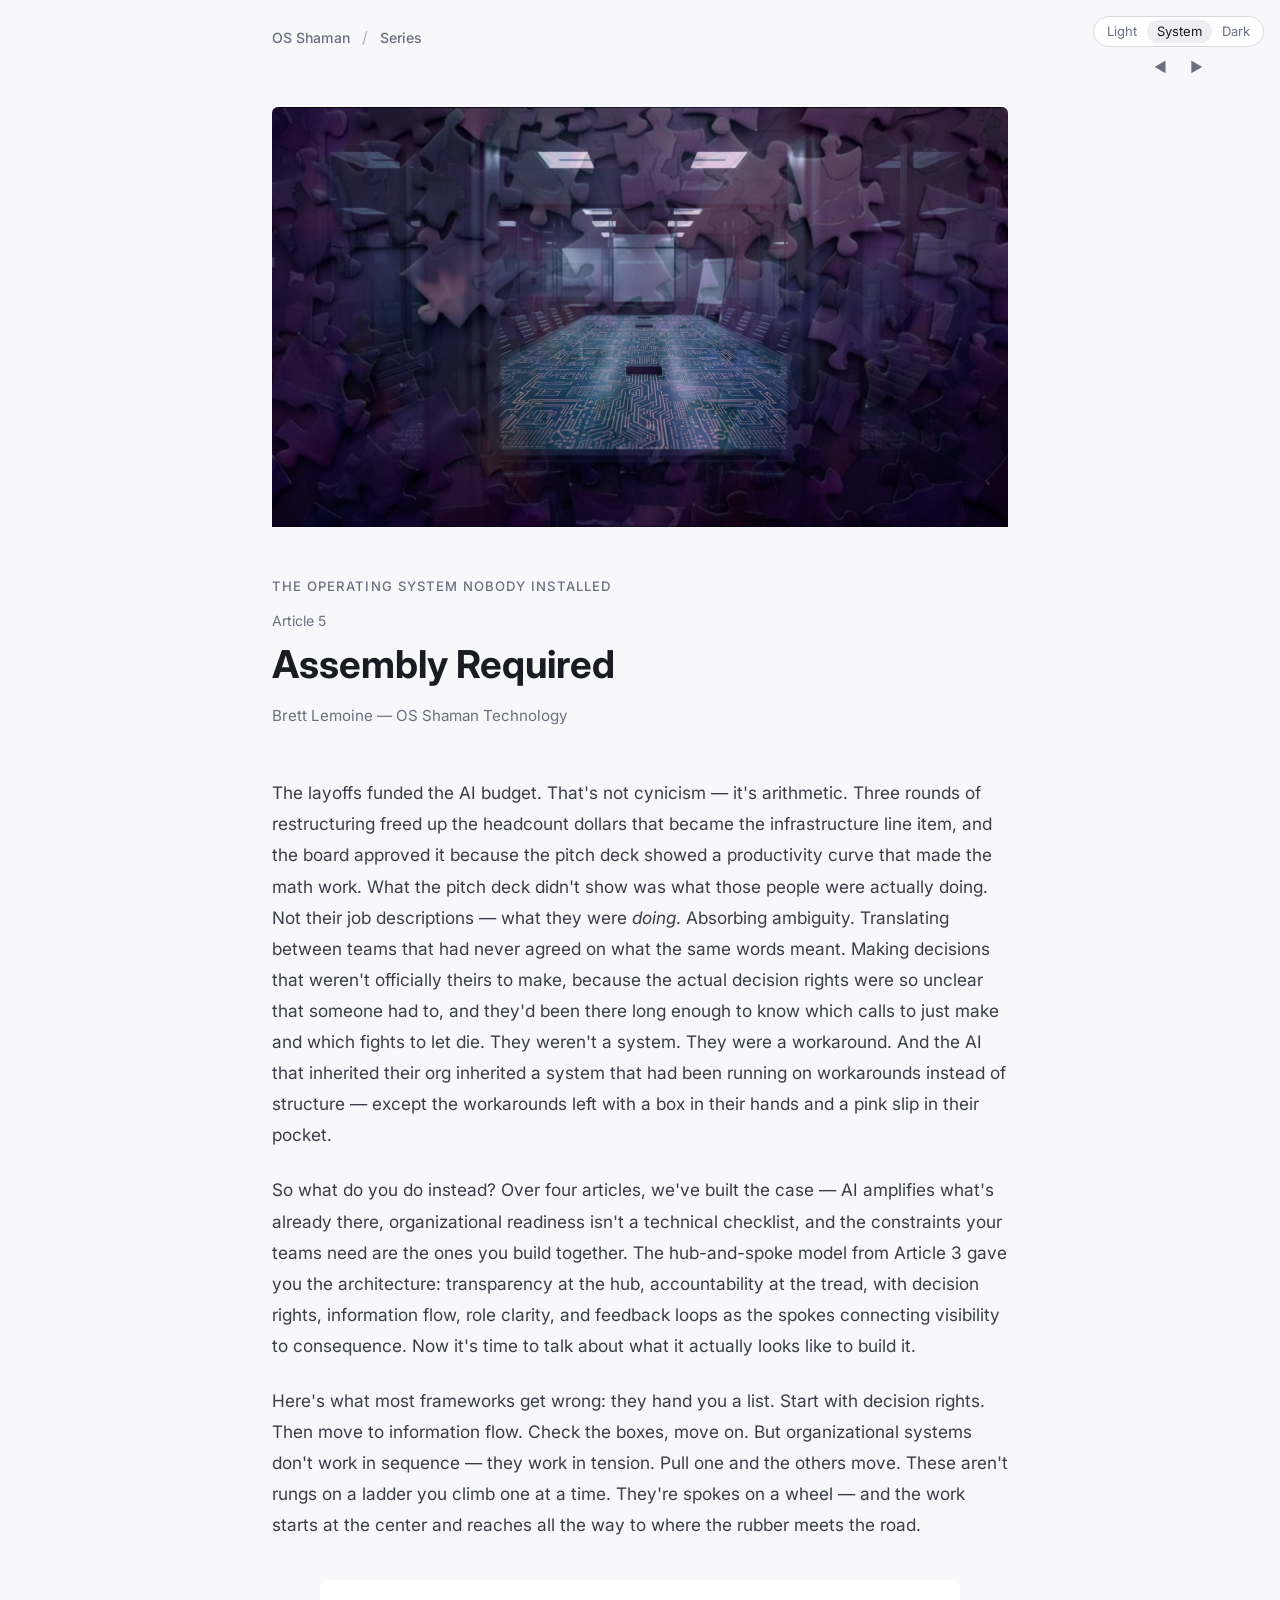
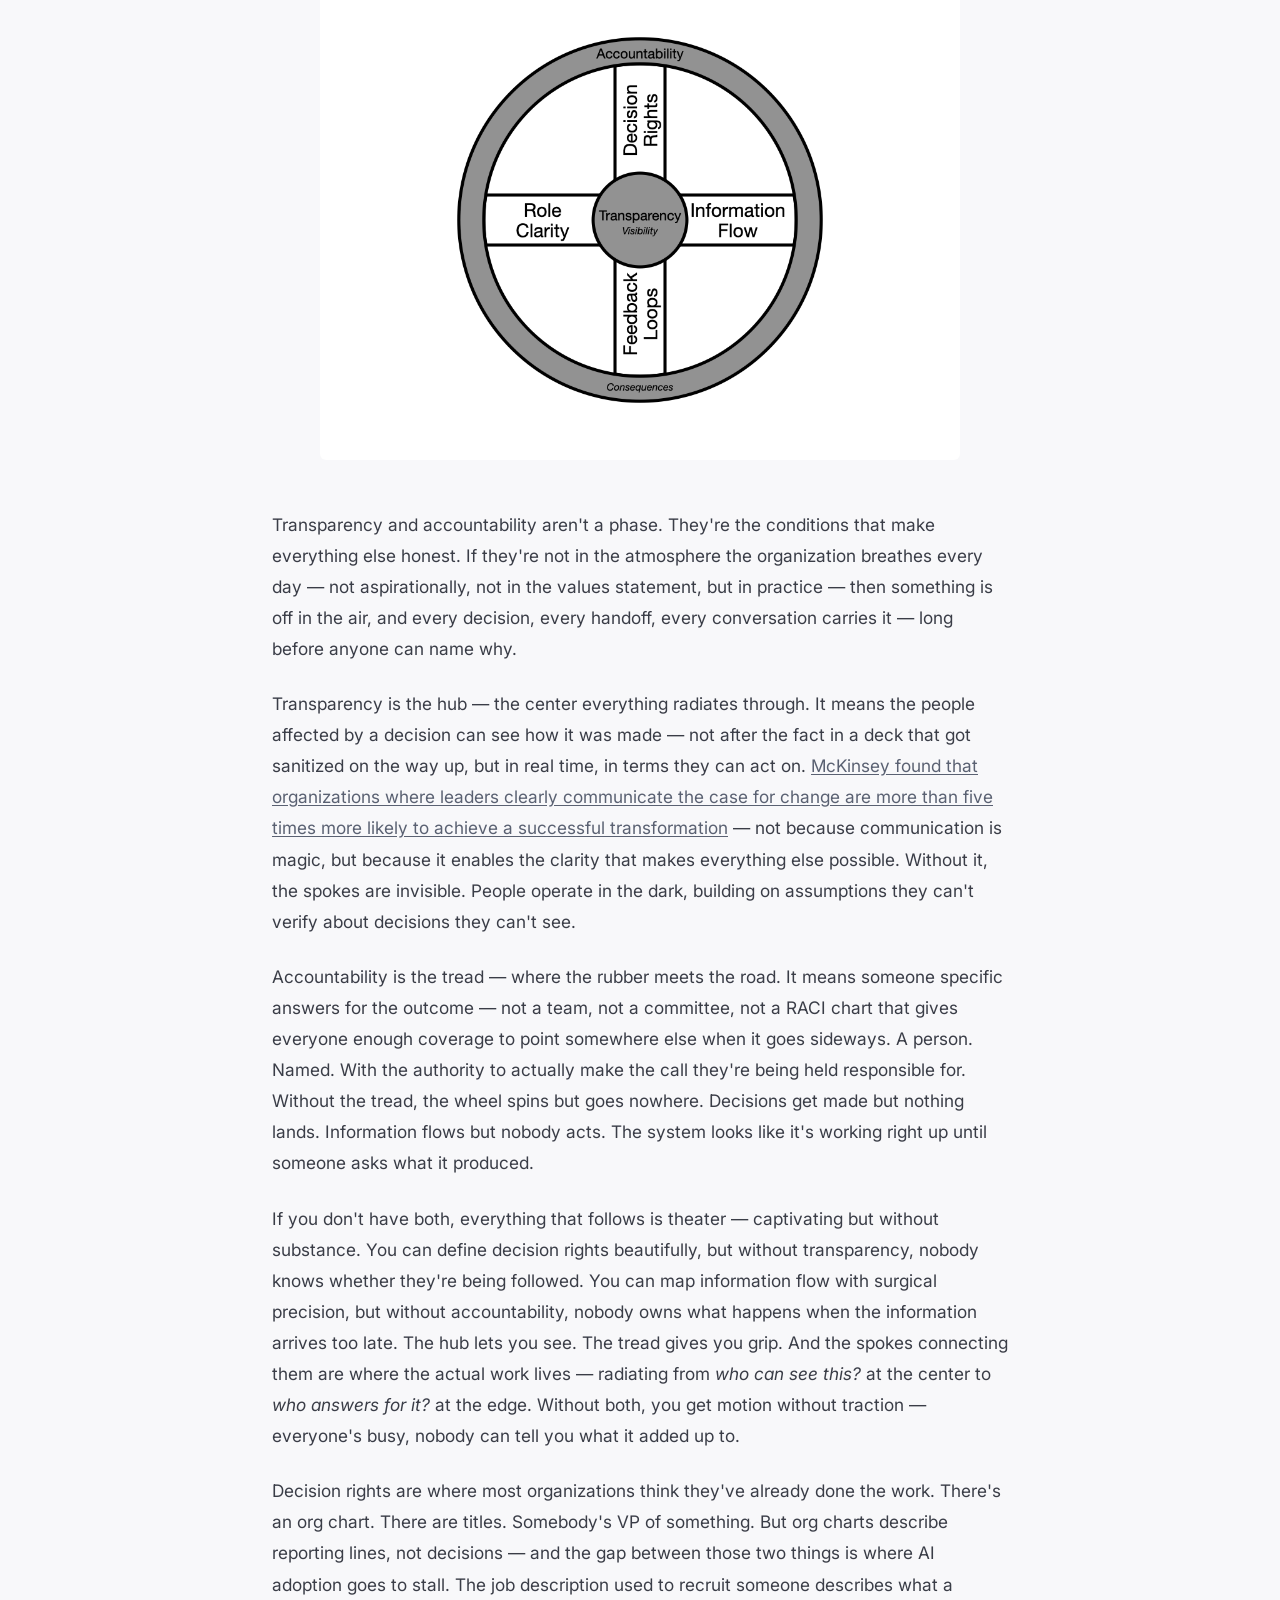
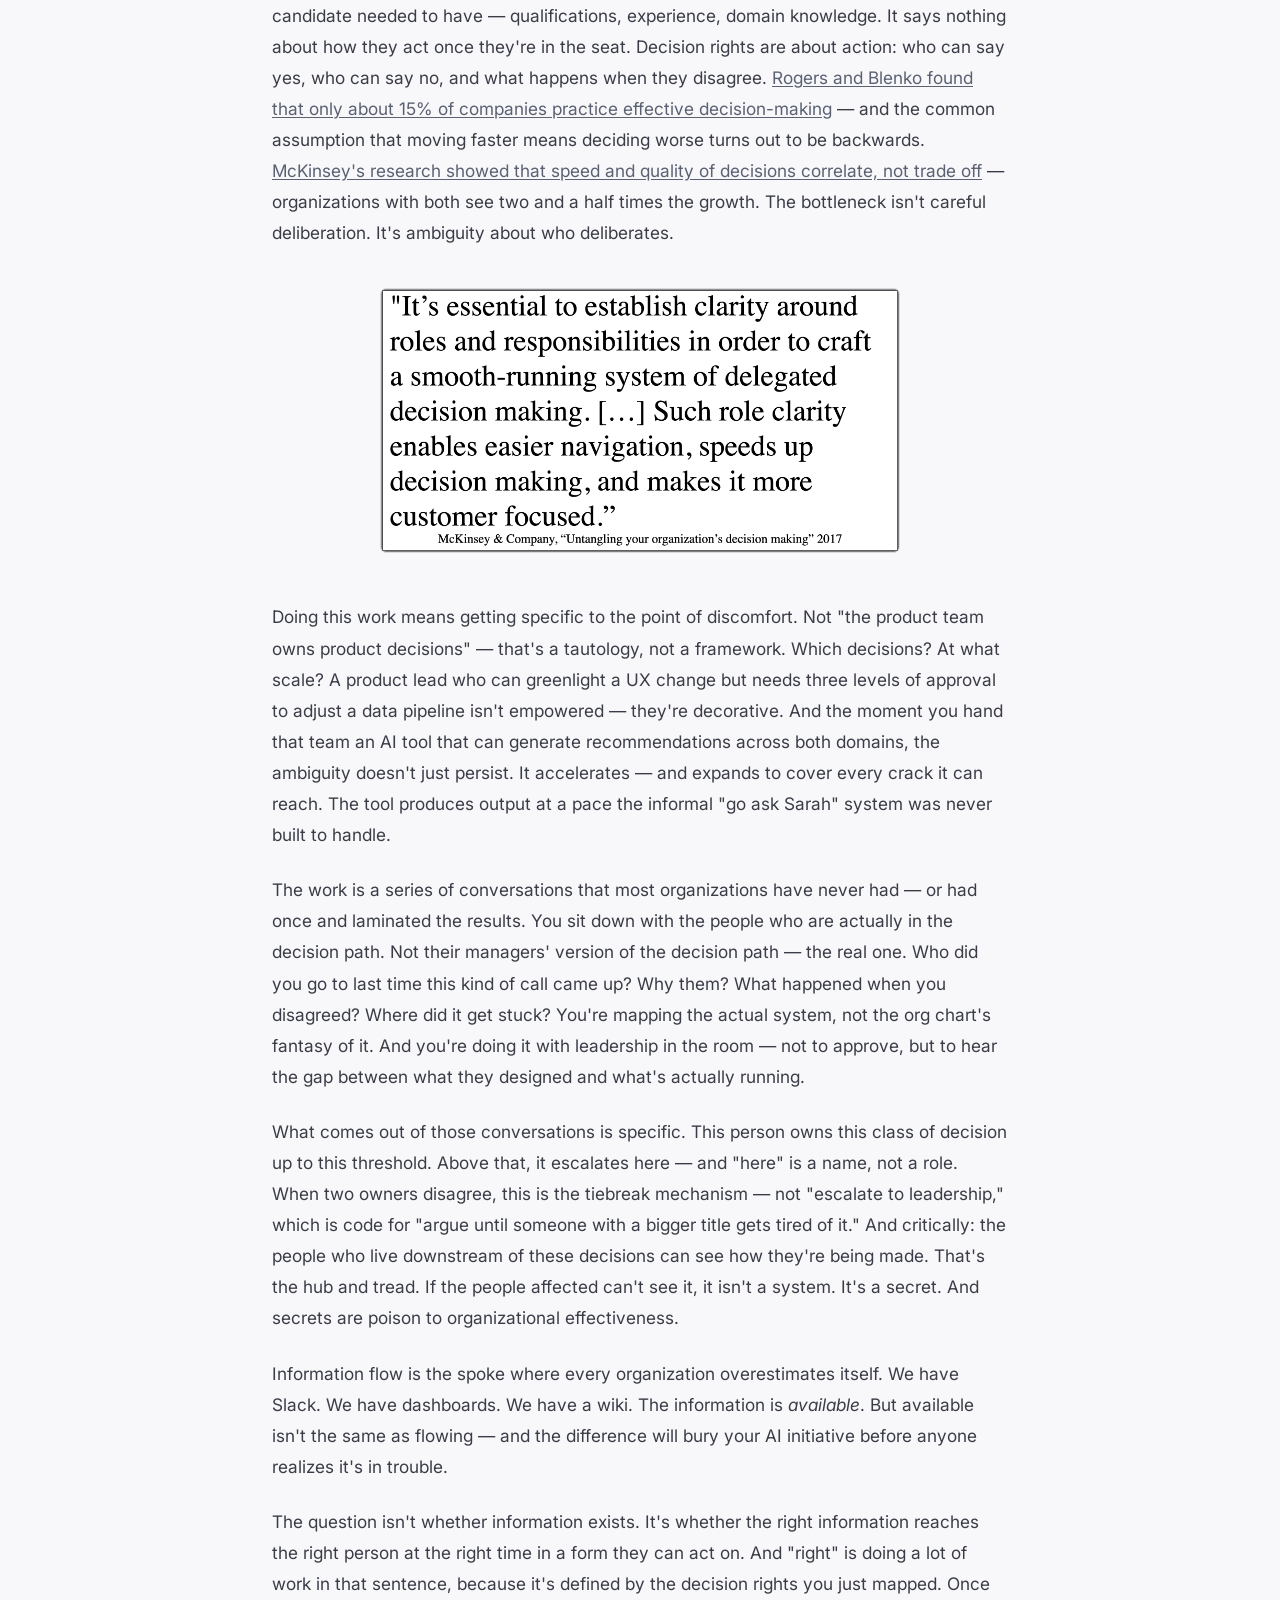
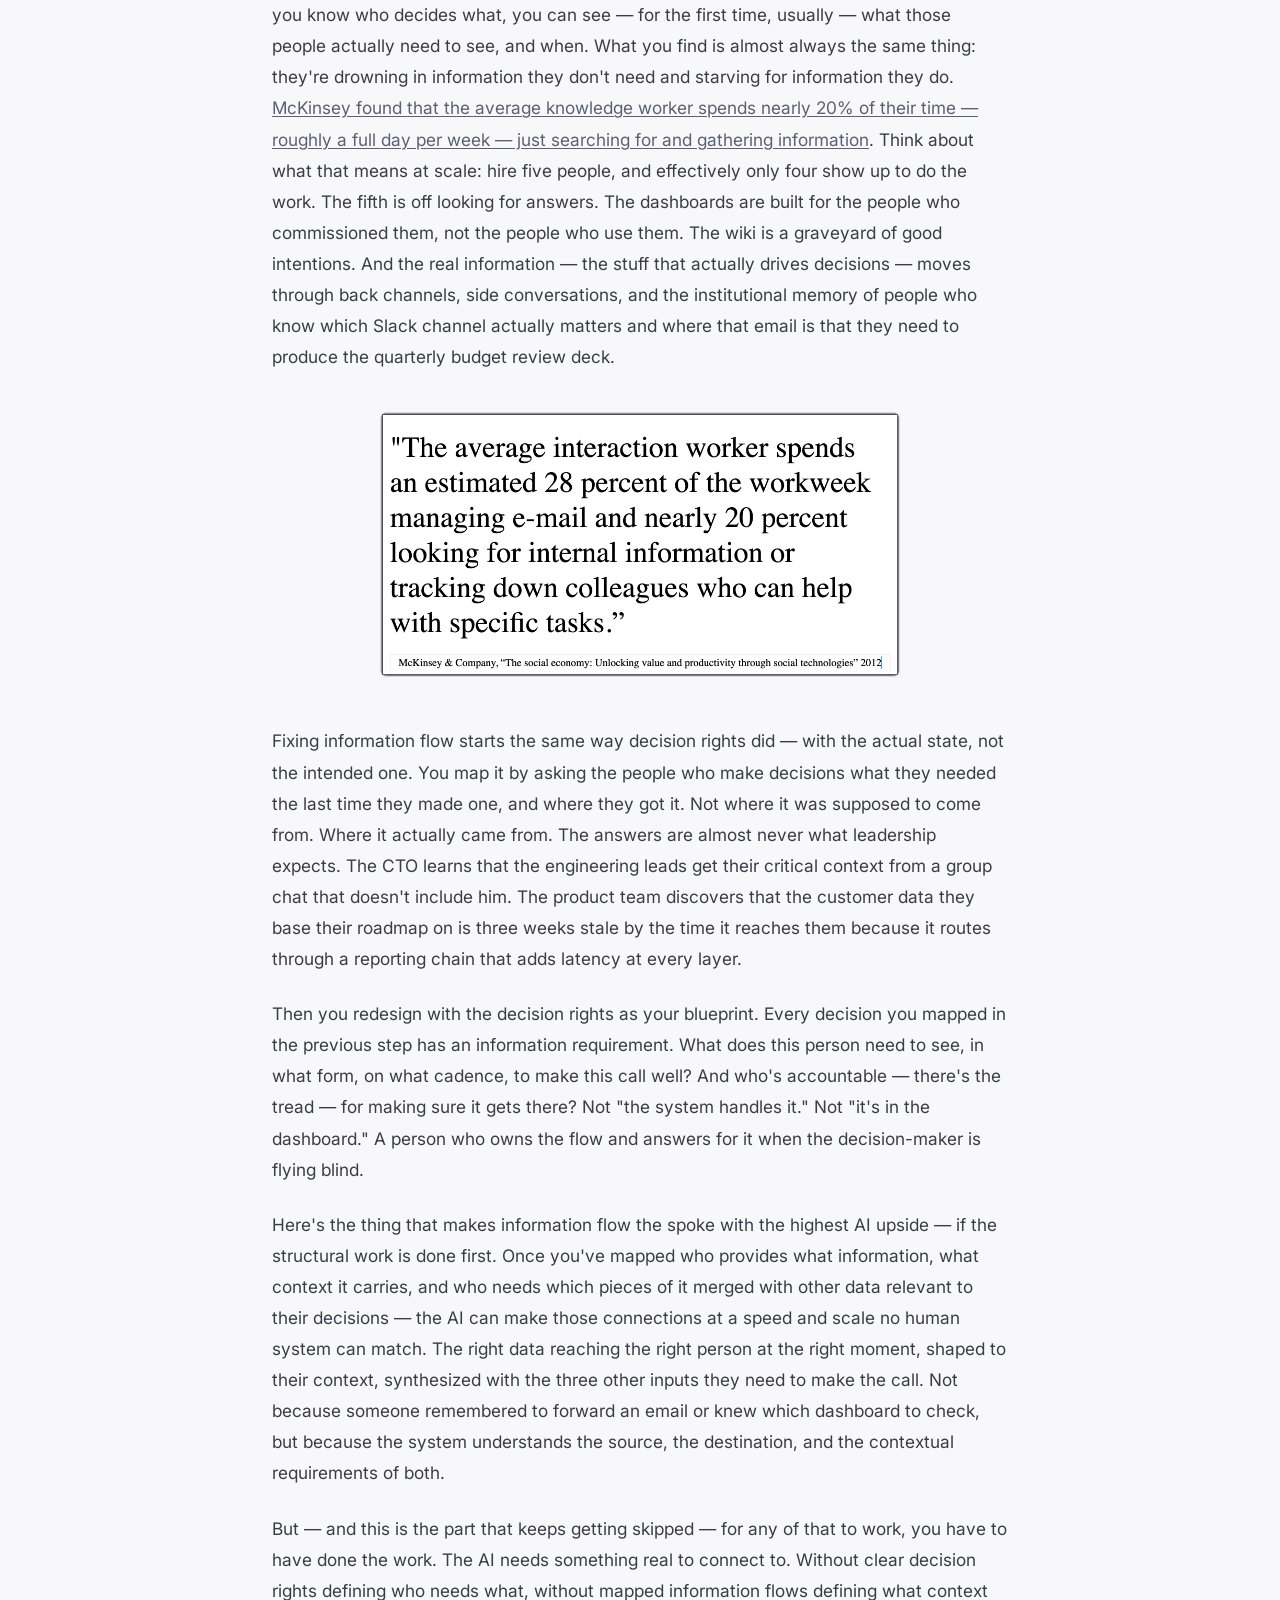
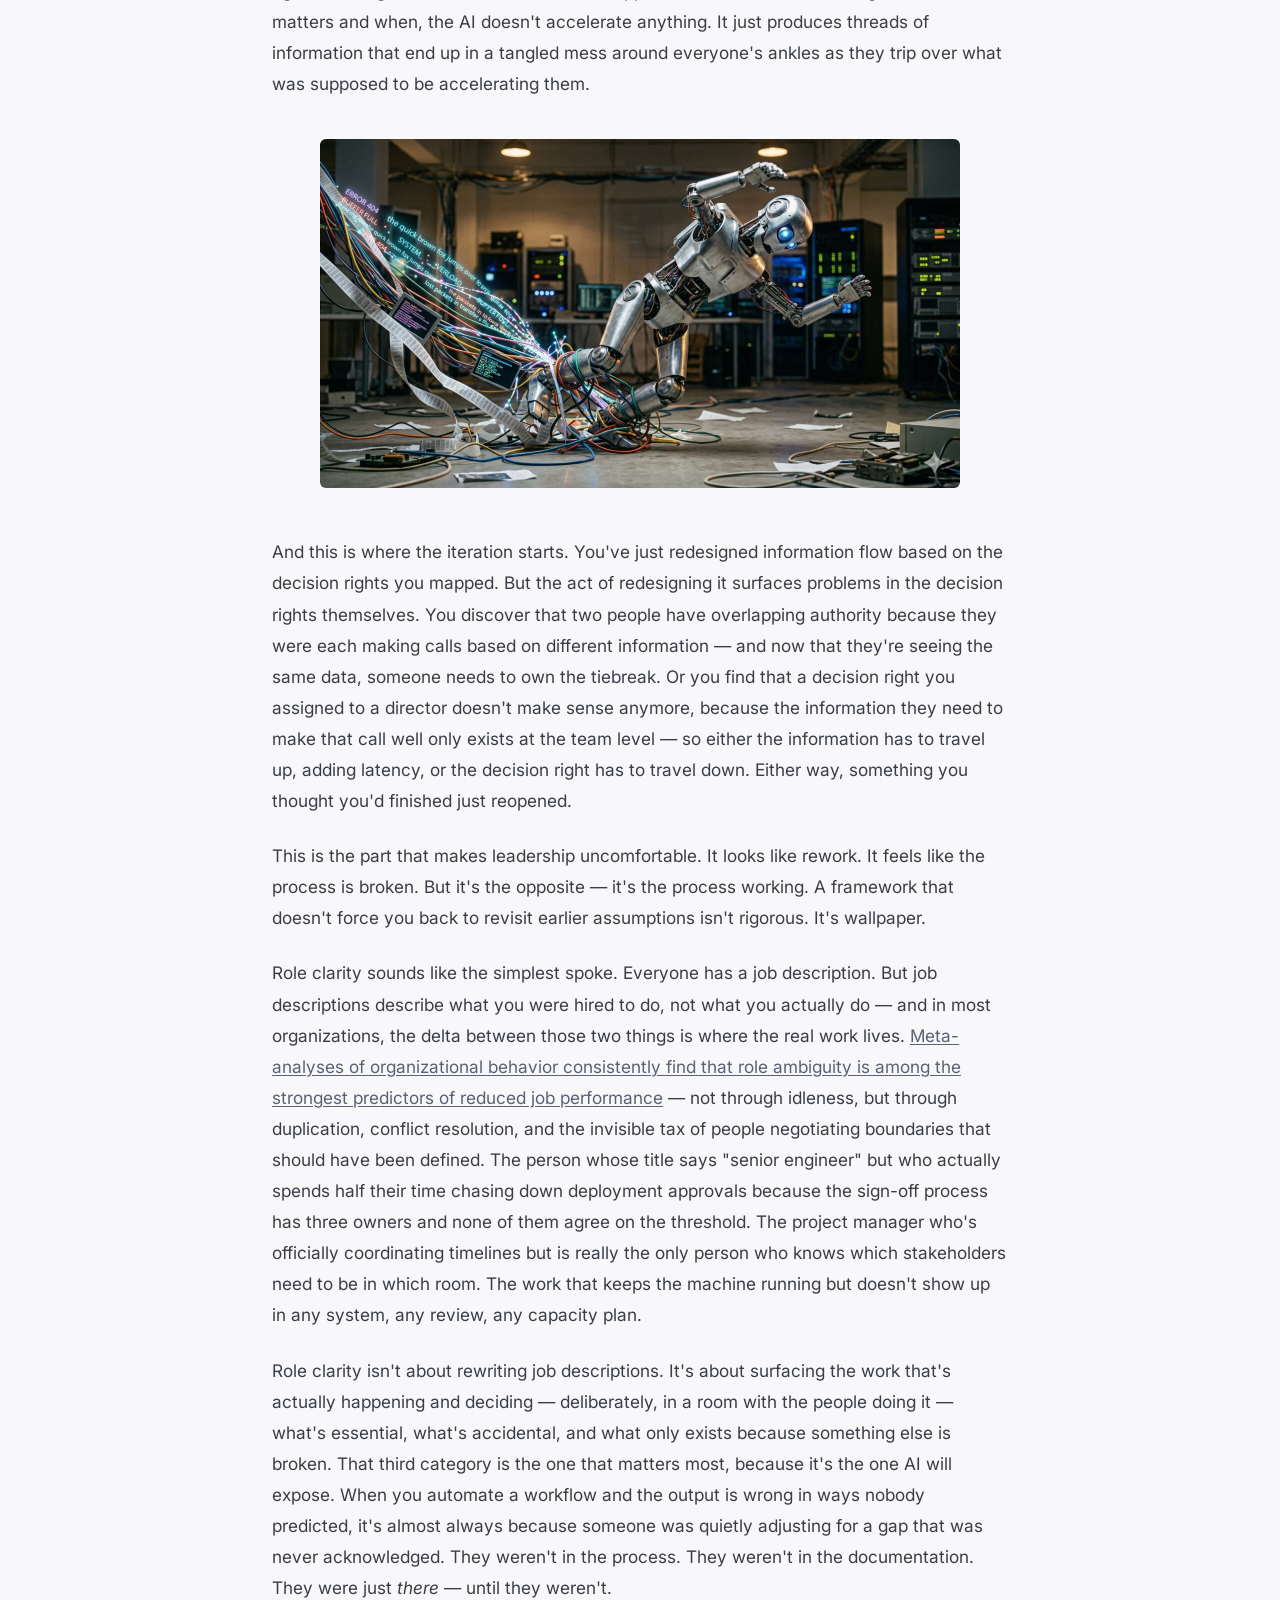
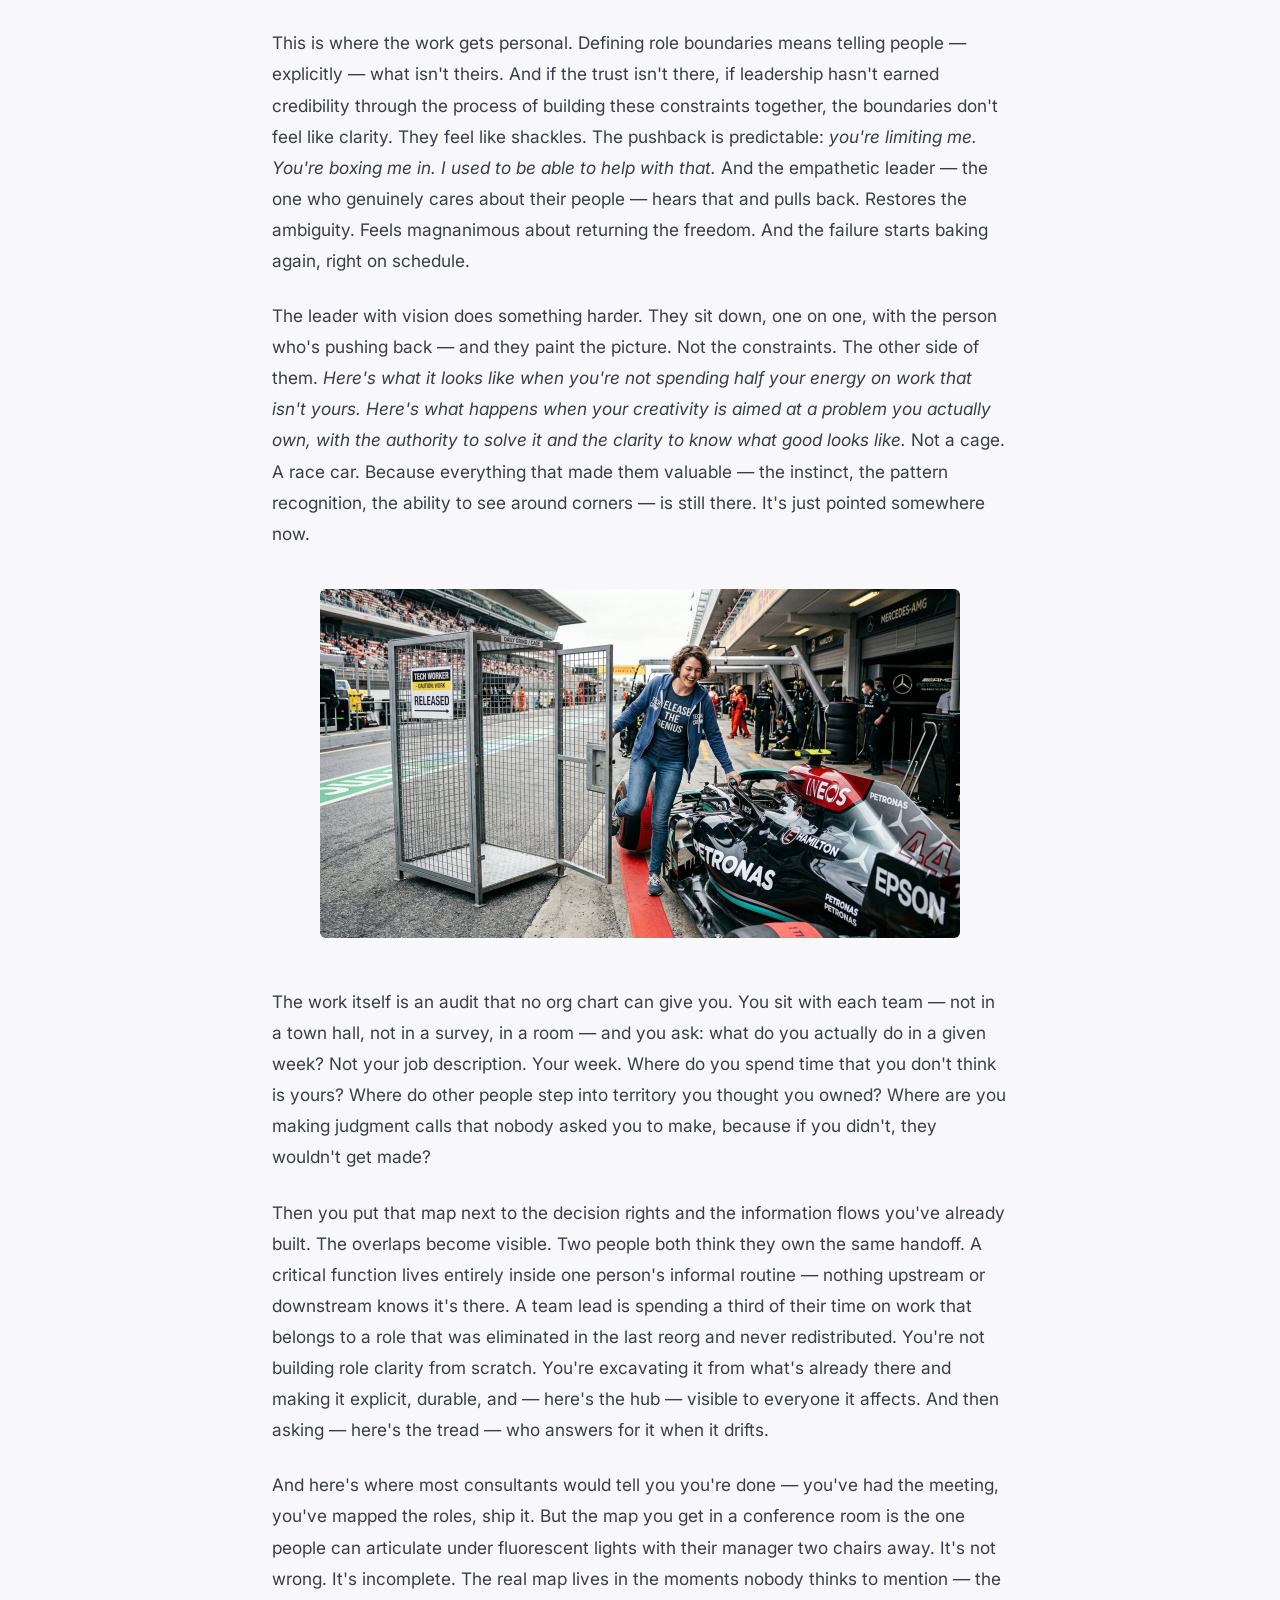
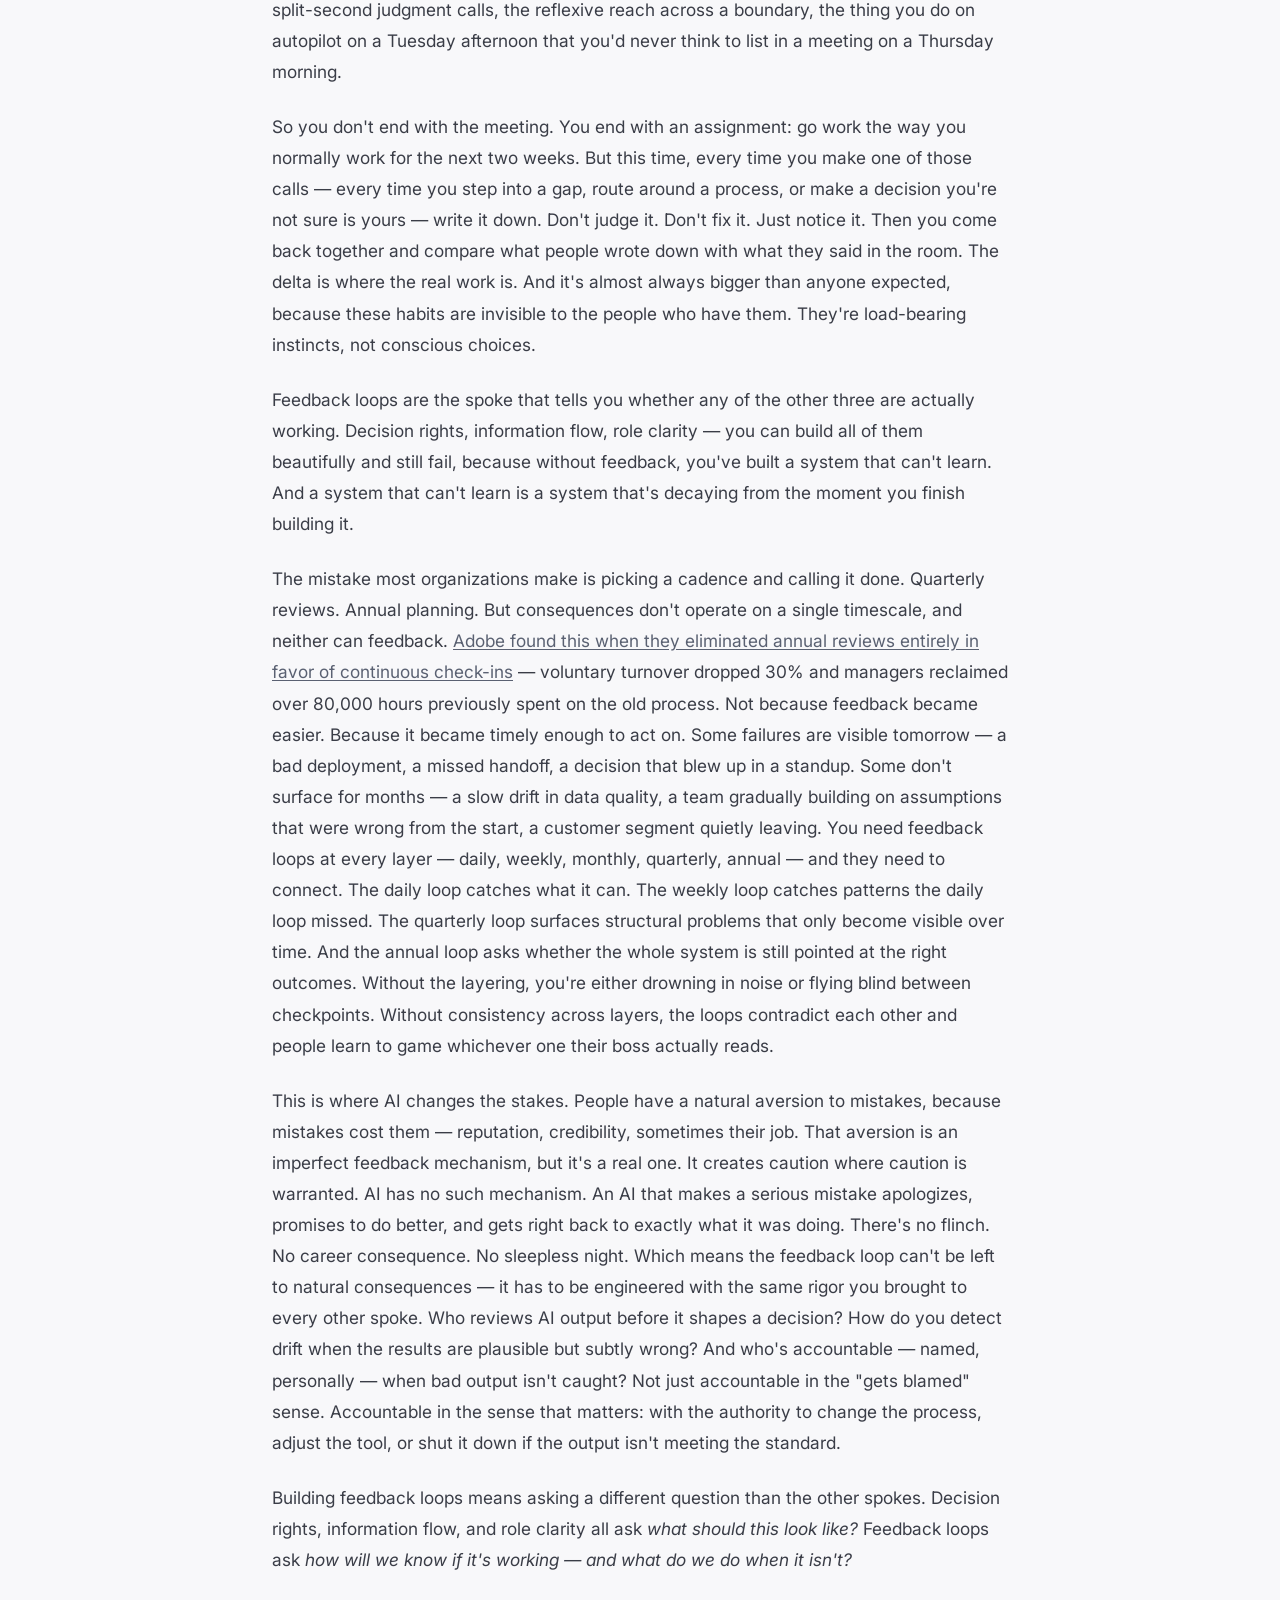
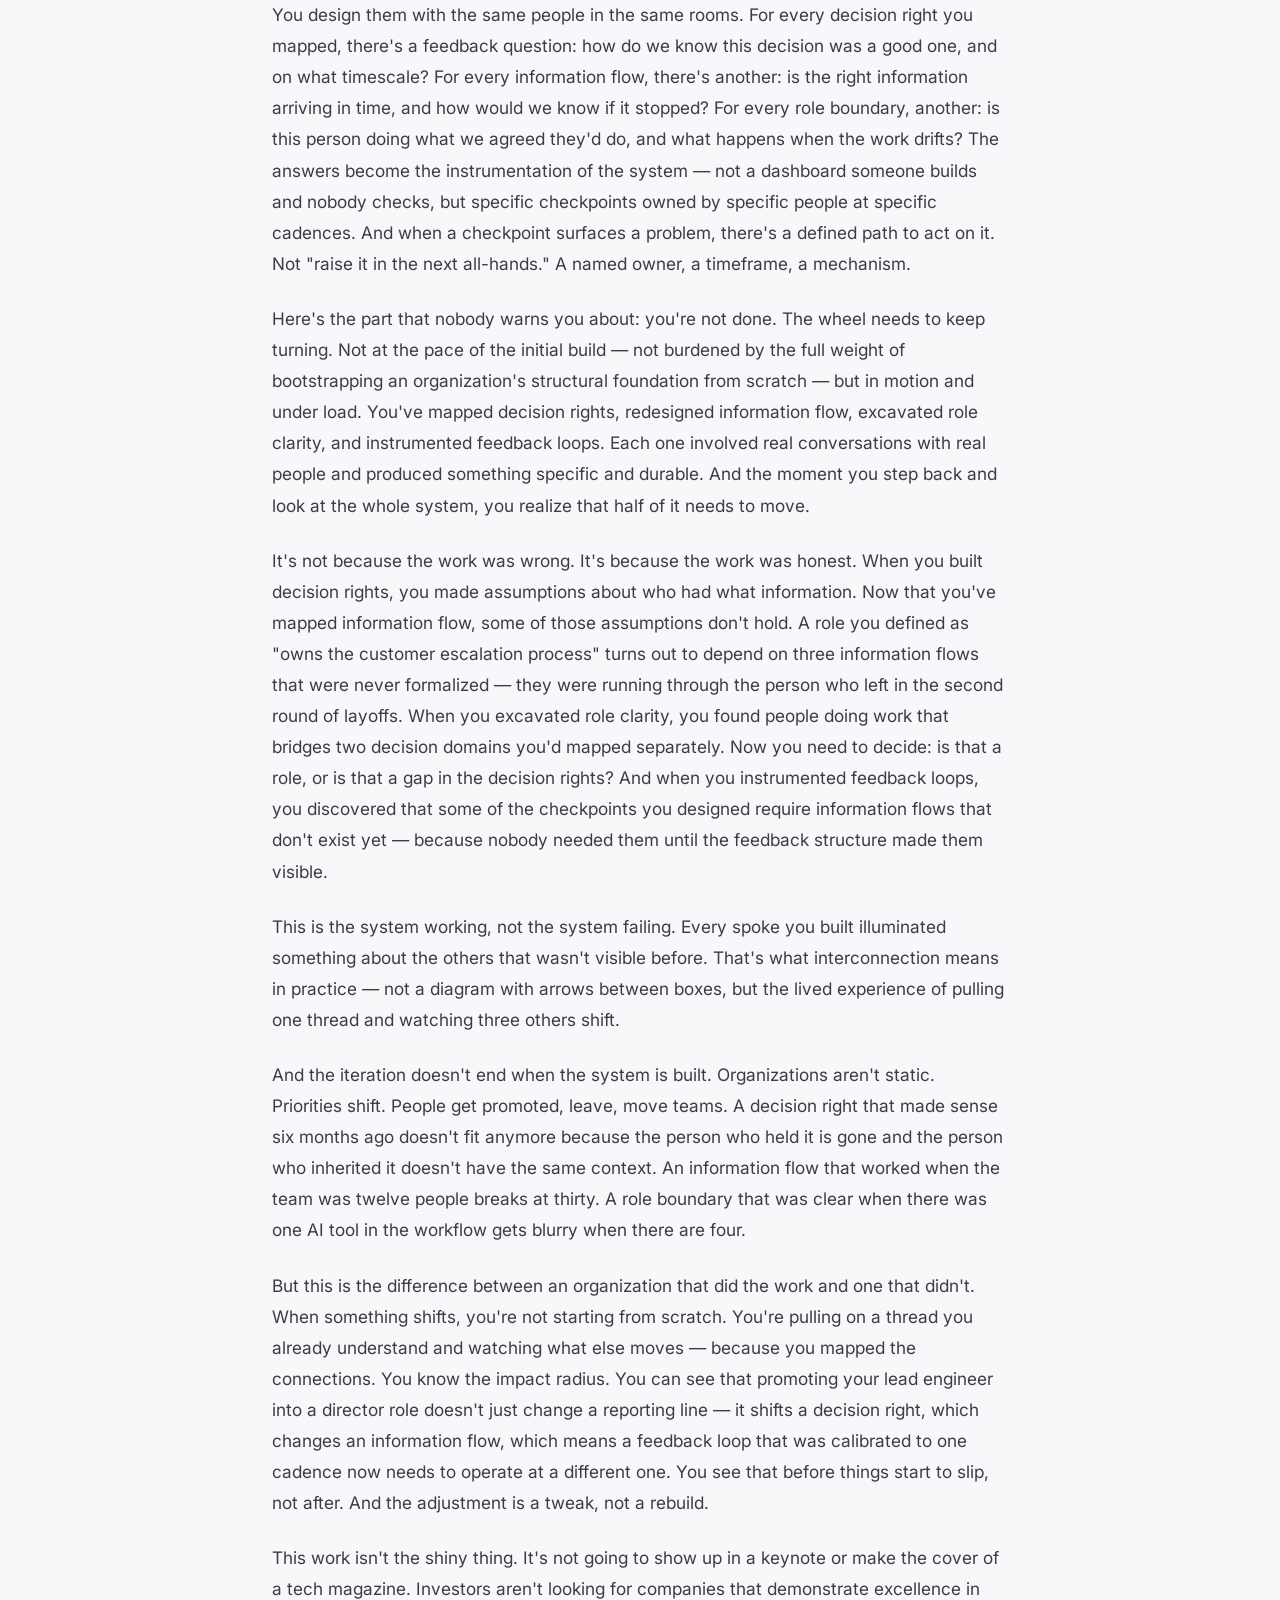
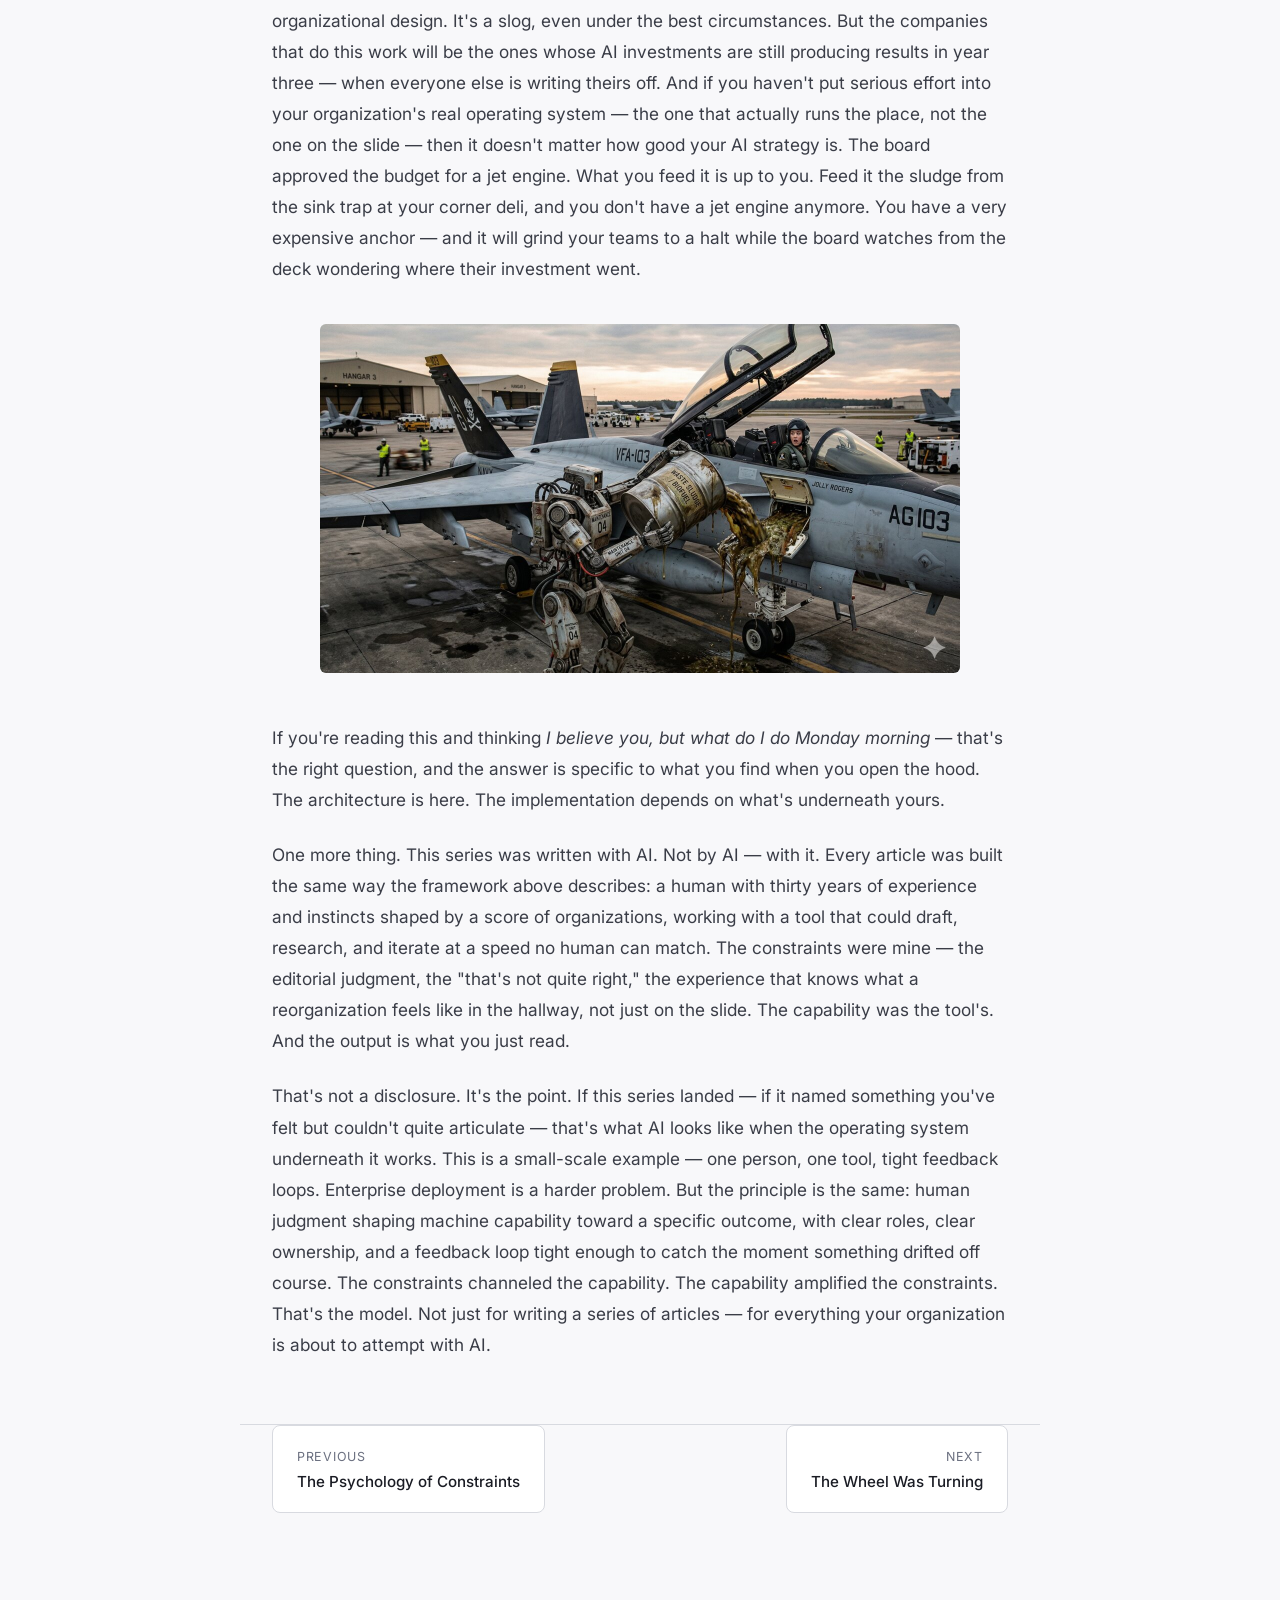
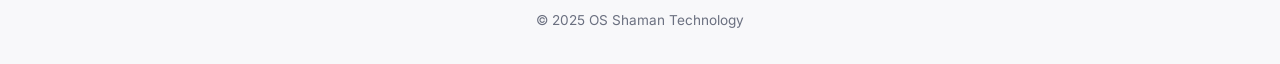
<file: series/assembly-required/index.html>
<!DOCTYPE html>
<html lang="en">
<head>
    <meta charset="UTF-8">
    <meta name="viewport" content="width=device-width, initial-scale=1.0">
    <title>Assembly Required — OS Shaman Technology</title>
    <meta name="description" content="The work of building your organization's real operating system: decision rights, information flow, role clarity, and feedback loops.">
    <link rel="preconnect" href="https://fonts.googleapis.com">
    <link rel="preconnect" href="https://fonts.gstatic.com" crossorigin>
    <link href="https://fonts.googleapis.com/css2?family=Inter:wght@300;400;500;600;700&display=swap" rel="stylesheet">
    <link rel="stylesheet" href="../../style.css">
</head>
<body>
    <div class="fixed-controls">
        <div class="theme-toggle"><button data-theme="light" aria-label="Light mode">Light</button><button data-theme="system" aria-label="System theme">System</button><button data-theme="dark" aria-label="Dark mode">Dark</button></div>
        <nav class="fixed-nav"><a href="../the-psychology-of-constraints/index.html" title="The Psychology of Constraints">&#9664;</a><a href="../the-wheel-was-turning/index.html" title="The Wheel Was Turning">&#9654;</a></nav>
    </div>
    <nav class="site-nav">
        <a href="../../index.html">OS Shaman</a>
        <span class="nav-sep">/</span>
        <a href="../index.html">Series</a>
    </nav>

    <header class="article-header">
        <div class="article-header-graphic">
            <img src="images/hero-5.png" alt="A conference room seen through glass doors, composed of puzzle pieces with a circuit board pattern on the table">
        </div>
        <p class="article-series-label">The Operating System Nobody Installed</p>
        <p class="article-number">Article 5</p>
        <h1 class="article-title">Assembly Required</h1>
        <p class="article-author">Brett Lemoine &mdash; OS Shaman Technology</p>
    </header>

    <article class="article-body">
        <p>The layoffs funded the AI budget. That's not cynicism &mdash; it's arithmetic. Three rounds of restructuring freed up the headcount dollars that became the infrastructure line item, and the board approved it because the pitch deck showed a productivity curve that made the math work. What the pitch deck didn't show was what those people were actually doing. Not their job descriptions &mdash; what they were <em>doing</em>. Absorbing ambiguity. Translating between teams that had never agreed on what the same words meant. Making decisions that weren't officially theirs to make, because the actual decision rights were so unclear that someone had to, and they'd been there long enough to know which calls to just make and which fights to let die. They weren't a system. They were a workaround. And the AI that inherited their org inherited a system that had been running on workarounds instead of structure &mdash; except the workarounds left with a box in their hands and a pink slip in their pocket.</p>

        <p>So what do you do instead? Over four articles, we've built the case &mdash; AI amplifies what's already there, organizational readiness isn't a technical checklist, and the constraints your teams need are the ones you build together. The hub-and-spoke model from Article 3 gave you the architecture: transparency at the hub, accountability at the tread, with decision rights, information flow, role clarity, and feedback loops as the spokes connecting visibility to consequence. Now it's time to talk about what it actually looks like to build it.</p>

        <p>Here's what most frameworks get wrong: they hand you a list. Start with decision rights. Then move to information flow. Check the boxes, move on. But organizational systems don't work in sequence &mdash; they work in tension. Pull one and the others move. These aren't rungs on a ladder you climb one at a time. They're spokes on a wheel &mdash; and the work starts at the center and reaches all the way to where the rubber meets the road.</p>

        <figure class="article-image illustration">
            <img src="images/Art-3-I-2.png" alt="Hub and tread diagram — transparency at the center, accountability at the edge, with spokes for decision rights, information flow, role clarity, and feedback loops" loading="lazy">
        </figure>

        <p>Transparency and accountability aren't a phase. They're the conditions that make everything else honest. If they're not in the atmosphere the organization breathes every day &mdash; not aspirationally, not in the values statement, but in practice &mdash; then something is off in the air, and every decision, every handoff, every conversation carries it &mdash; long before anyone can name why.</p>

        <p>Transparency is the hub &mdash; the center everything radiates through. It means the people affected by a decision can see how it was made &mdash; not after the fact in a deck that got sanitized on the way up, but in real time, in terms they can act on. <a href="https://www.mckinsey.com/capabilities/transformation/our-insights/how-to-beat-the-transformation-odds" target="_blank" rel="noopener">McKinsey found that organizations where leaders clearly communicate the case for change are more than five times more likely to achieve a successful transformation</a> &mdash; not because communication is magic, but because it enables the clarity that makes everything else possible. Without it, the spokes are invisible. People operate in the dark, building on assumptions they can't verify about decisions they can't see.</p>

        <p>Accountability is the tread &mdash; where the rubber meets the road. It means someone specific answers for the outcome &mdash; not a team, not a committee, not a RACI chart that gives everyone enough coverage to point somewhere else when it goes sideways. A person. Named. With the authority to actually make the call they're being held responsible for. Without the tread, the wheel spins but goes nowhere. Decisions get made but nothing lands. Information flows but nobody acts. The system looks like it's working right up until someone asks what it produced.</p>

        <p>If you don't have both, everything that follows is theater &mdash; captivating but without substance. You can define decision rights beautifully, but without transparency, nobody knows whether they're being followed. You can map information flow with surgical precision, but without accountability, nobody owns what happens when the information arrives too late. The hub lets you see. The tread gives you grip. And the spokes connecting them are where the actual work lives &mdash; radiating from <em>who can see this?</em> at the center to <em>who answers for it?</em> at the edge. Without both, you get motion without traction &mdash; everyone's busy, nobody can tell you what it added up to.</p>

        <p>Decision rights are where most organizations think they've already done the work. There's an org chart. There are titles. Somebody's VP of something. But org charts describe reporting lines, not decisions &mdash; and the gap between those two things is where AI adoption goes to stall. The job description used to recruit someone describes what a candidate needed to have &mdash; qualifications, experience, domain knowledge. It says nothing about how they act once they're in the seat. Decision rights are about action: who can say yes, who can say no, and what happens when they disagree. <a href="https://hbr.org/2006/01/who-has-the-d-how-clear-decision-roles-enhance-organizational-performance" target="_blank" rel="noopener">Rogers and Blenko found that only about 15% of companies practice effective decision-making</a> &mdash; and the common assumption that moving faster means deciding worse turns out to be backwards. <a href="https://www.mckinsey.com/capabilities/people-and-organizational-performance/our-insights/untangling-your-organizations-decision-making" target="_blank" rel="noopener">McKinsey's research showed that speed and quality of decisions correlate, not trade off</a> &mdash; organizations with both see two and a half times the growth. The bottleneck isn't careful deliberation. It's ambiguity about who deliberates.</p>

        <figure class="article-image quote-image">
            <img src="images/Art-5-Q-2.png" alt="McKinsey &amp; Company, Untangling your organization's decision making: It's essential to establish clarity around roles and responsibilities in order to craft a smooth-running system of delegated decision making. Such role clarity enables easier navigation, speeds up decision making, and makes it more customer focused." loading="lazy">
        </figure>

        <p>Doing this work means getting specific to the point of discomfort. Not "the product team owns product decisions" &mdash; that's a tautology, not a framework. Which decisions? At what scale? A product lead who can greenlight a UX change but needs three levels of approval to adjust a data pipeline isn't empowered &mdash; they're decorative. And the moment you hand that team an AI tool that can generate recommendations across both domains, the ambiguity doesn't just persist. It accelerates &mdash; and expands to cover every crack it can reach. The tool produces output at a pace the informal "go ask Sarah" system was never built to handle.</p>

        <p>The work is a series of conversations that most organizations have never had &mdash; or had once and laminated the results. You sit down with the people who are actually in the decision path. Not their managers' version of the decision path &mdash; the real one. Who did you go to last time this kind of call came up? Why them? What happened when you disagreed? Where did it get stuck? You're mapping the actual system, not the org chart's fantasy of it. And you're doing it with leadership in the room &mdash; not to approve, but to hear the gap between what they designed and what's actually running.</p>

        <p>What comes out of those conversations is specific. This person owns this class of decision up to this threshold. Above that, it escalates here &mdash; and "here" is a name, not a role. When two owners disagree, this is the tiebreak mechanism &mdash; not "escalate to leadership," which is code for "argue until someone with a bigger title gets tired of it." And critically: the people who live downstream of these decisions can see how they're being made. That's the hub and tread. If the people affected can't see it, it isn't a system. It's a secret. And secrets are poison to organizational effectiveness.</p>

        <p>Information flow is the spoke where every organization overestimates itself. We have Slack. We have dashboards. We have a wiki. The information is <em>available</em>. But available isn't the same as flowing &mdash; and the difference will bury your AI initiative before anyone realizes it's in trouble.</p>

        <p>The question isn't whether information exists. It's whether the right information reaches the right person at the right time in a form they can act on. And "right" is doing a lot of work in that sentence, because it's defined by the decision rights you just mapped. Once you know who decides what, you can see &mdash; for the first time, usually &mdash; what those people actually need to see, and when. What you find is almost always the same thing: they're drowning in information they don't need and starving for information they do. <a href="https://www.mckinsey.com/industries/technology-media-and-telecommunications/our-insights/the-social-economy" target="_blank" rel="noopener">McKinsey found that the average knowledge worker spends nearly 20% of their time &mdash; roughly a full day per week &mdash; just searching for and gathering information</a>. Think about what that means at scale: hire five people, and effectively only four show up to do the work. The fifth is off looking for answers. The dashboards are built for the people who commissioned them, not the people who use them. The wiki is a graveyard of good intentions. And the real information &mdash; the stuff that actually drives decisions &mdash; moves through back channels, side conversations, and the institutional memory of people who know which Slack channel actually matters and where that email is that they need to produce the quarterly budget review deck.</p>

        <figure class="article-image quote-image">
            <img src="images/Art-5-Q-3.png" alt="McKinsey &amp; Company, The social economy: The average interaction worker spends an estimated 28 percent of the workweek managing e-mail and nearly 20 percent looking for internal information or tracking down colleagues who can help with specific tasks." loading="lazy">
        </figure>

        <p>Fixing information flow starts the same way decision rights did &mdash; with the actual state, not the intended one. You map it by asking the people who make decisions what they needed the last time they made one, and where they got it. Not where it was supposed to come from. Where it actually came from. The answers are almost never what leadership expects. The CTO learns that the engineering leads get their critical context from a group chat that doesn't include him. The product team discovers that the customer data they base their roadmap on is three weeks stale by the time it reaches them because it routes through a reporting chain that adds latency at every layer.</p>

        <p>Then you redesign with the decision rights as your blueprint. Every decision you mapped in the previous step has an information requirement. What does this person need to see, in what form, on what cadence, to make this call well? And who's accountable &mdash; there's the tread &mdash; for making sure it gets there? Not "the system handles it." Not "it's in the dashboard." A person who owns the flow and answers for it when the decision-maker is flying blind.</p>

        <p>Here's the thing that makes information flow the spoke with the highest AI upside &mdash; if the structural work is done first. Once you've mapped who provides what information, what context it carries, and who needs which pieces of it merged with other data relevant to their decisions &mdash; the AI can make those connections at a speed and scale no human system can match. The right data reaching the right person at the right moment, shaped to their context, synthesized with the three other inputs they need to make the call. Not because someone remembered to forward an email or knew which dashboard to check, but because the system understands the source, the destination, and the contextual requirements of both.</p>

        <p>But &mdash; and this is the part that keeps getting skipped &mdash; for any of that to work, you have to have done the work. The AI needs something real to connect to. Without clear decision rights defining who needs what, without mapped information flows defining what context matters and when, the AI doesn't accelerate anything. It just produces threads of information that end up in a tangled mess around everyone's ankles as they trip over what was supposed to be accelerating them.</p>

        <figure class="article-image illustration">
            <img src="images/Art-5-I-4.jpg" alt="A humanoid robot in a server room, tripping and tangling in a mass of cables and wires" loading="lazy">
        </figure>

        <p>And this is where the iteration starts. You've just redesigned information flow based on the decision rights you mapped. But the act of redesigning it surfaces problems in the decision rights themselves. You discover that two people have overlapping authority because they were each making calls based on different information &mdash; and now that they're seeing the same data, someone needs to own the tiebreak. Or you find that a decision right you assigned to a director doesn't make sense anymore, because the information they need to make that call well only exists at the team level &mdash; so either the information has to travel up, adding latency, or the decision right has to travel down. Either way, something you thought you'd finished just reopened.</p>

        <p>This is the part that makes leadership uncomfortable. It looks like rework. It feels like the process is broken. But it's the opposite &mdash; it's the process working. A framework that doesn't force you back to revisit earlier assumptions isn't rigorous. It's wallpaper.</p>

        <p>Role clarity sounds like the simplest spoke. Everyone has a job description. But job descriptions describe what you were hired to do, not what you actually do &mdash; and in most organizations, the delta between those two things is where the real work lives. <a href="https://journals.sagepub.com/doi/10.1177/014920630002600104" target="_blank" rel="noopener">Meta-analyses of organizational behavior consistently find that role ambiguity is among the strongest predictors of reduced job performance</a> &mdash; not through idleness, but through duplication, conflict resolution, and the invisible tax of people negotiating boundaries that should have been defined. The person whose title says "senior engineer" but who actually spends half their time chasing down deployment approvals because the sign-off process has three owners and none of them agree on the threshold. The project manager who's officially coordinating timelines but is really the only person who knows which stakeholders need to be in which room. The work that keeps the machine running but doesn't show up in any system, any review, any capacity plan.</p>

        <p>Role clarity isn't about rewriting job descriptions. It's about surfacing the work that's actually happening and deciding &mdash; deliberately, in a room with the people doing it &mdash; what's essential, what's accidental, and what only exists because something else is broken. That third category is the one that matters most, because it's the one AI will expose. When you automate a workflow and the output is wrong in ways nobody predicted, it's almost always because someone was quietly adjusting for a gap that was never acknowledged. They weren't in the process. They weren't in the documentation. They were just <em>there</em> &mdash; until they weren't.</p>

        <p>This is where the work gets personal. Defining role boundaries means telling people &mdash; explicitly &mdash; what isn't theirs. And if the trust isn't there, if leadership hasn't earned credibility through the process of building these constraints together, the boundaries don't feel like clarity. They feel like shackles. The pushback is predictable: <em>you're limiting me. You're boxing me in. I used to be able to help with that.</em> And the empathetic leader &mdash; the one who genuinely cares about their people &mdash; hears that and pulls back. Restores the ambiguity. Feels magnanimous about returning the freedom. And the failure starts baking again, right on schedule.</p>

        <p>The leader with vision does something harder. They sit down, one on one, with the person who's pushing back &mdash; and they paint the picture. Not the constraints. The other side of them. <em>Here's what it looks like when you're not spending half your energy on work that isn't yours. Here's what happens when your creativity is aimed at a problem you actually own, with the authority to solve it and the clarity to know what good looks like.</em> Not a cage. A race car. Because everything that made them valuable &mdash; the instinct, the pattern recognition, the ability to see around corners &mdash; is still there. It's just pointed somewhere now.</p>

        <figure class="article-image illustration">
            <img src="images/Art-5-I-5.jpg" alt="A person stepping out of a pit lane cage toward a Formula 1 race car, ready to drive" loading="lazy">
        </figure>

        <p>The work itself is an audit that no org chart can give you. You sit with each team &mdash; not in a town hall, not in a survey, in a room &mdash; and you ask: what do you actually do in a given week? Not your job description. Your week. Where do you spend time that you don't think is yours? Where do other people step into territory you thought you owned? Where are you making judgment calls that nobody asked you to make, because if you didn't, they wouldn't get made?</p>

        <p>Then you put that map next to the decision rights and the information flows you've already built. The overlaps become visible. Two people both think they own the same handoff. A critical function lives entirely inside one person's informal routine &mdash; nothing upstream or downstream knows it's there. A team lead is spending a third of their time on work that belongs to a role that was eliminated in the last reorg and never redistributed. You're not building role clarity from scratch. You're excavating it from what's already there and making it explicit, durable, and &mdash; here's the hub &mdash; visible to everyone it affects. And then asking &mdash; here's the tread &mdash; who answers for it when it drifts.</p>

        <p>And here's where most consultants would tell you you're done &mdash; you've had the meeting, you've mapped the roles, ship it. But the map you get in a conference room is the one people can articulate under fluorescent lights with their manager two chairs away. It's not wrong. It's incomplete. The real map lives in the moments nobody thinks to mention &mdash; the split-second judgment calls, the reflexive reach across a boundary, the thing you do on autopilot on a Tuesday afternoon that you'd never think to list in a meeting on a Thursday morning.</p>

        <p>So you don't end with the meeting. You end with an assignment: go work the way you normally work for the next two weeks. But this time, every time you make one of those calls &mdash; every time you step into a gap, route around a process, or make a decision you're not sure is yours &mdash; write it down. Don't judge it. Don't fix it. Just notice it. Then you come back together and compare what people wrote down with what they said in the room. The delta is where the real work is. And it's almost always bigger than anyone expected, because these habits are invisible to the people who have them. They're load-bearing instincts, not conscious choices.</p>

        <p>Feedback loops are the spoke that tells you whether any of the other three are actually working. Decision rights, information flow, role clarity &mdash; you can build all of them beautifully and still fail, because without feedback, you've built a system that can't learn. And a system that can't learn is a system that's decaying from the moment you finish building it.</p>

        <p>The mistake most organizations make is picking a cadence and calling it done. Quarterly reviews. Annual planning. But consequences don't operate on a single timescale, and neither can feedback. <a href="https://www.tandfonline.com/doi/full/10.1080/01608061.2023.2238029" target="_blank" rel="noopener">Adobe found this when they eliminated annual reviews entirely in favor of continuous check-ins</a> &mdash; voluntary turnover dropped 30% and managers reclaimed over 80,000 hours previously spent on the old process. Not because feedback became easier. Because it became timely enough to act on. Some failures are visible tomorrow &mdash; a bad deployment, a missed handoff, a decision that blew up in a standup. Some don't surface for months &mdash; a slow drift in data quality, a team gradually building on assumptions that were wrong from the start, a customer segment quietly leaving. You need feedback loops at every layer &mdash; daily, weekly, monthly, quarterly, annual &mdash; and they need to connect. The daily loop catches what it can. The weekly loop catches patterns the daily loop missed. The quarterly loop surfaces structural problems that only become visible over time. And the annual loop asks whether the whole system is still pointed at the right outcomes. Without the layering, you're either drowning in noise or flying blind between checkpoints. Without consistency across layers, the loops contradict each other and people learn to game whichever one their boss actually reads.</p>

        <p>This is where AI changes the stakes. People have a natural aversion to mistakes, because mistakes cost them &mdash; reputation, credibility, sometimes their job. That aversion is an imperfect feedback mechanism, but it's a real one. It creates caution where caution is warranted. AI has no such mechanism. An AI that makes a serious mistake apologizes, promises to do better, and gets right back to exactly what it was doing. There's no flinch. No career consequence. No sleepless night. Which means the feedback loop can't be left to natural consequences &mdash; it has to be engineered with the same rigor you brought to every other spoke. Who reviews AI output before it shapes a decision? How do you detect drift when the results are plausible but subtly wrong? And who's accountable &mdash; named, personally &mdash; when bad output isn't caught? Not just accountable in the "gets blamed" sense. Accountable in the sense that matters: with the authority to change the process, adjust the tool, or shut it down if the output isn't meeting the standard.</p>

        <p>Building feedback loops means asking a different question than the other spokes. Decision rights, information flow, and role clarity all ask <em>what should this look like?</em> Feedback loops ask <em>how will we know if it's working &mdash; and what do we do when it isn't?</em></p>

        <p>You design them with the same people in the same rooms. For every decision right you mapped, there's a feedback question: how do we know this decision was a good one, and on what timescale? For every information flow, there's another: is the right information arriving in time, and how would we know if it stopped? For every role boundary, another: is this person doing what we agreed they'd do, and what happens when the work drifts? The answers become the instrumentation of the system &mdash; not a dashboard someone builds and nobody checks, but specific checkpoints owned by specific people at specific cadences. And when a checkpoint surfaces a problem, there's a defined path to act on it. Not "raise it in the next all-hands." A named owner, a timeframe, a mechanism.</p>

        <p>Here's the part that nobody warns you about: you're not done. The wheel needs to keep turning. Not at the pace of the initial build &mdash; not burdened by the full weight of bootstrapping an organization's structural foundation from scratch &mdash; but in motion and under load. You've mapped decision rights, redesigned information flow, excavated role clarity, and instrumented feedback loops. Each one involved real conversations with real people and produced something specific and durable. And the moment you step back and look at the whole system, you realize that half of it needs to move.</p>

        <p>It's not because the work was wrong. It's because the work was honest. When you built decision rights, you made assumptions about who had what information. Now that you've mapped information flow, some of those assumptions don't hold. A role you defined as "owns the customer escalation process" turns out to depend on three information flows that were never formalized &mdash; they were running through the person who left in the second round of layoffs. When you excavated role clarity, you found people doing work that bridges two decision domains you'd mapped separately. Now you need to decide: is that a role, or is that a gap in the decision rights? And when you instrumented feedback loops, you discovered that some of the checkpoints you designed require information flows that don't exist yet &mdash; because nobody needed them until the feedback structure made them visible.</p>

        <p>This is the system working, not the system failing. Every spoke you built illuminated something about the others that wasn't visible before. That's what interconnection means in practice &mdash; not a diagram with arrows between boxes, but the lived experience of pulling one thread and watching three others shift.</p>

        <p>And the iteration doesn't end when the system is built. Organizations aren't static. Priorities shift. People get promoted, leave, move teams. A decision right that made sense six months ago doesn't fit anymore because the person who held it is gone and the person who inherited it doesn't have the same context. An information flow that worked when the team was twelve people breaks at thirty. A role boundary that was clear when there was one AI tool in the workflow gets blurry when there are four.</p>

        <p>But this is the difference between an organization that did the work and one that didn't. When something shifts, you're not starting from scratch. You're pulling on a thread you already understand and watching what else moves &mdash; because you mapped the connections. You know the impact radius. You can see that promoting your lead engineer into a director role doesn't just change a reporting line &mdash; it shifts a decision right, which changes an information flow, which means a feedback loop that was calibrated to one cadence now needs to operate at a different one. You see that before things start to slip, not after. And the adjustment is a tweak, not a rebuild.</p>

        <p>This work isn't the shiny thing. It's not going to show up in a keynote or make the cover of a tech magazine. Investors aren't looking for companies that demonstrate excellence in organizational design. It's a slog, even under the best circumstances. But the companies that do this work will be the ones whose AI investments are still producing results in year three &mdash; when everyone else is writing theirs off. And if you haven't put serious effort into your organization's real operating system &mdash; the one that actually runs the place, not the one on the slide &mdash; then it doesn't matter how good your AI strategy is. The board approved the budget for a jet engine. What you feed it is up to you. Feed it the sludge from the sink trap at your corner deli, and you don't have a jet engine anymore. You have a very expensive anchor &mdash; and it will grind your teams to a halt while the board watches from the deck wondering where their investment went.</p>

        <figure class="article-image illustration">
            <img src="images/Art-5-I-6.jpg" alt="A decommissioned fighter jet on a tarmac, its engine exposed and corroding, with ground crew inspecting it" loading="lazy">
        </figure>

        <p>If you're reading this and thinking <em>I believe you, but what do I do Monday morning</em> &mdash; that's the right question, and the answer is specific to what you find when you open the hood. The architecture is here. The implementation depends on what's underneath yours.</p>

        <p>One more thing. This series was written with AI. Not by AI &mdash; with it. Every article was built the same way the framework above describes: a human with thirty years of experience and instincts shaped by a score of organizations, working with a tool that could draft, research, and iterate at a speed no human can match. The constraints were mine &mdash; the editorial judgment, the "that's not quite right," the experience that knows what a reorganization feels like in the hallway, not just on the slide. The capability was the tool's. And the output is what you just read.</p>

        <p>That's not a disclosure. It's the point. If this series landed &mdash; if it named something you've felt but couldn't quite articulate &mdash; that's what AI looks like when the operating system underneath it works. This is a small-scale example &mdash; one person, one tool, tight feedback loops. Enterprise deployment is a harder problem. But the principle is the same: human judgment shaping machine capability toward a specific outcome, with clear roles, clear ownership, and a feedback loop tight enough to catch the moment something drifted off course. The constraints channeled the capability. The capability amplified the constraints. That's the model. Not just for writing a series of articles &mdash; for everything your organization is about to attempt with AI.</p>
    </article>

    <hr class="divider">

    <nav class="article-nav">
        <a href="../the-psychology-of-constraints/index.html">
            <p class="article-nav-label">Previous</p>
            <p class="article-nav-title">The Psychology of Constraints</p>
        </a>
        <a href="../the-wheel-was-turning/index.html" class="next">
            <p class="article-nav-label">Next</p>
            <p class="article-nav-title">The Wheel Was Turning</p>
        </a>
    </nav>

    <footer class="footer">
        &copy; 2025 OS Shaman Technology
    </footer>
    <script src="../../theme.js"></script>
    <script data-goatcounter="https://osshaman.goatcounter.com/count"
            async src="//gc.zgo.at/count.js"></script>
</body>
</html>
</file>
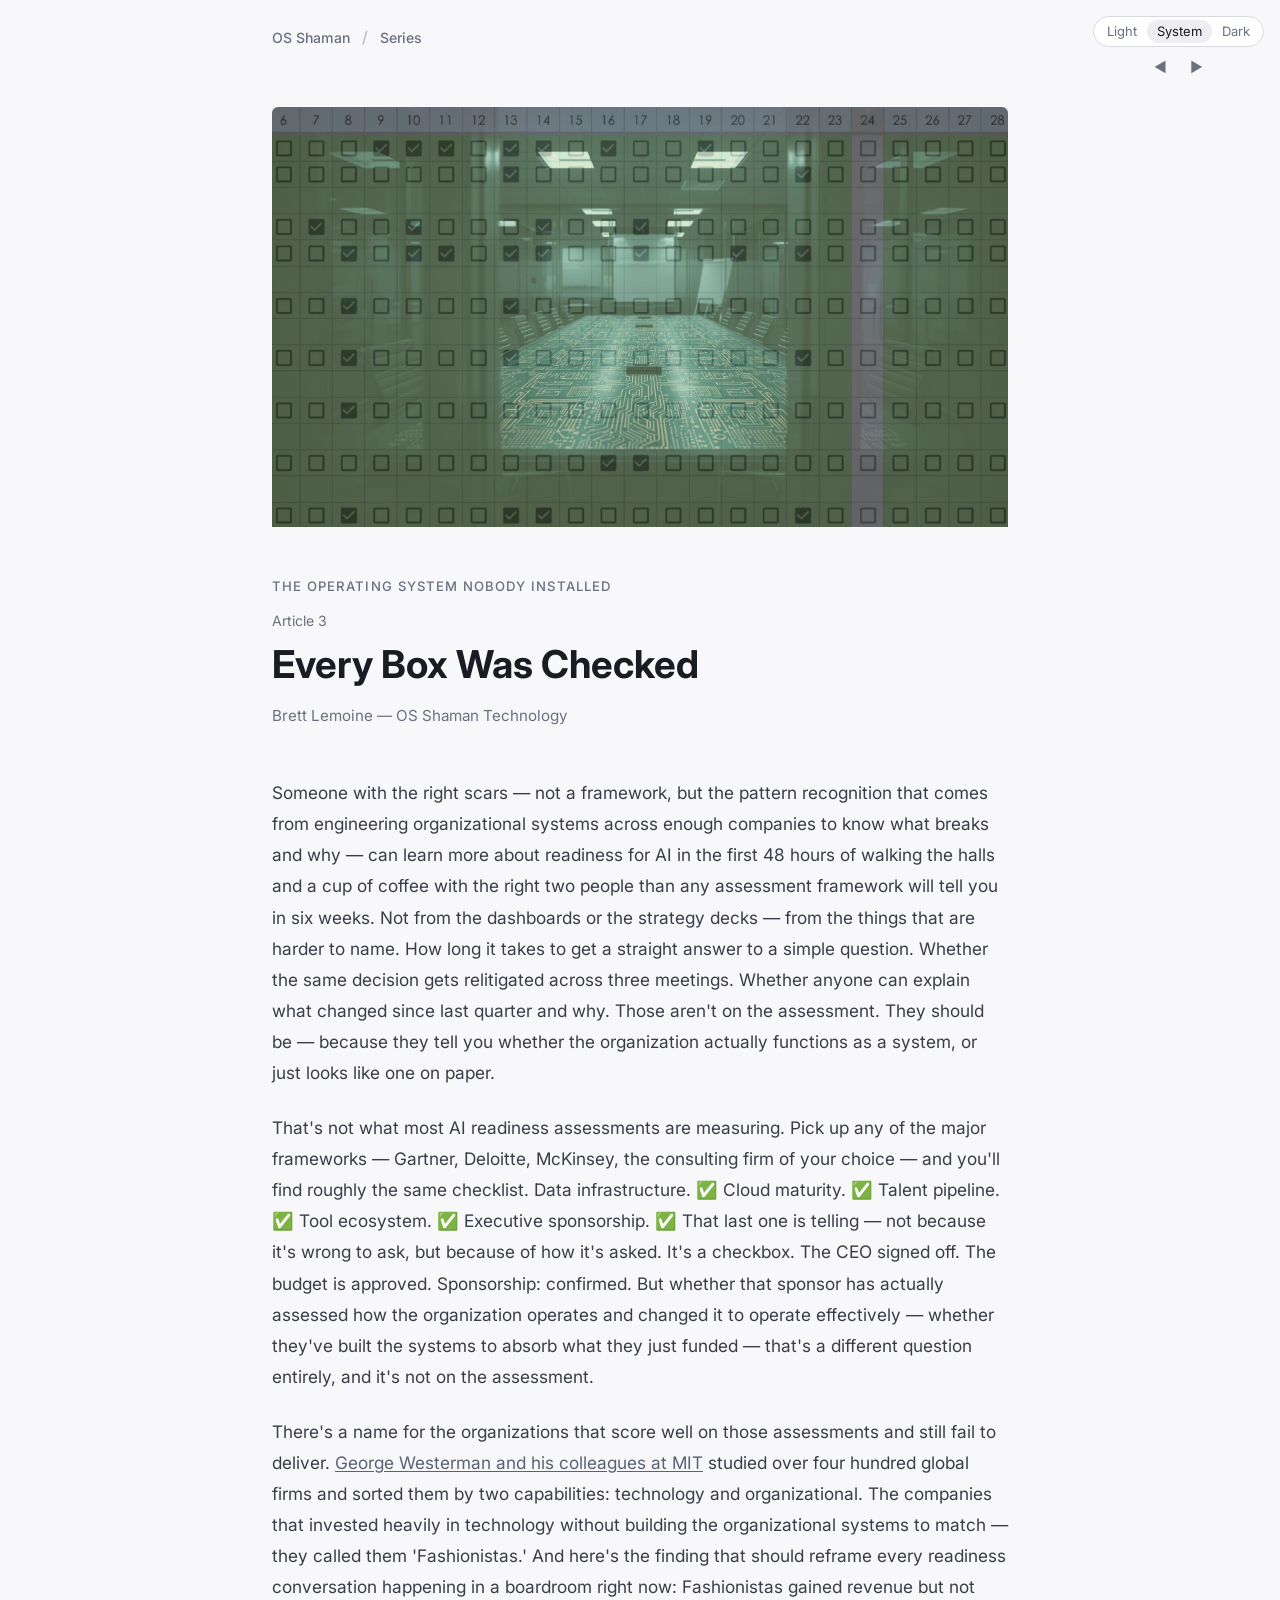
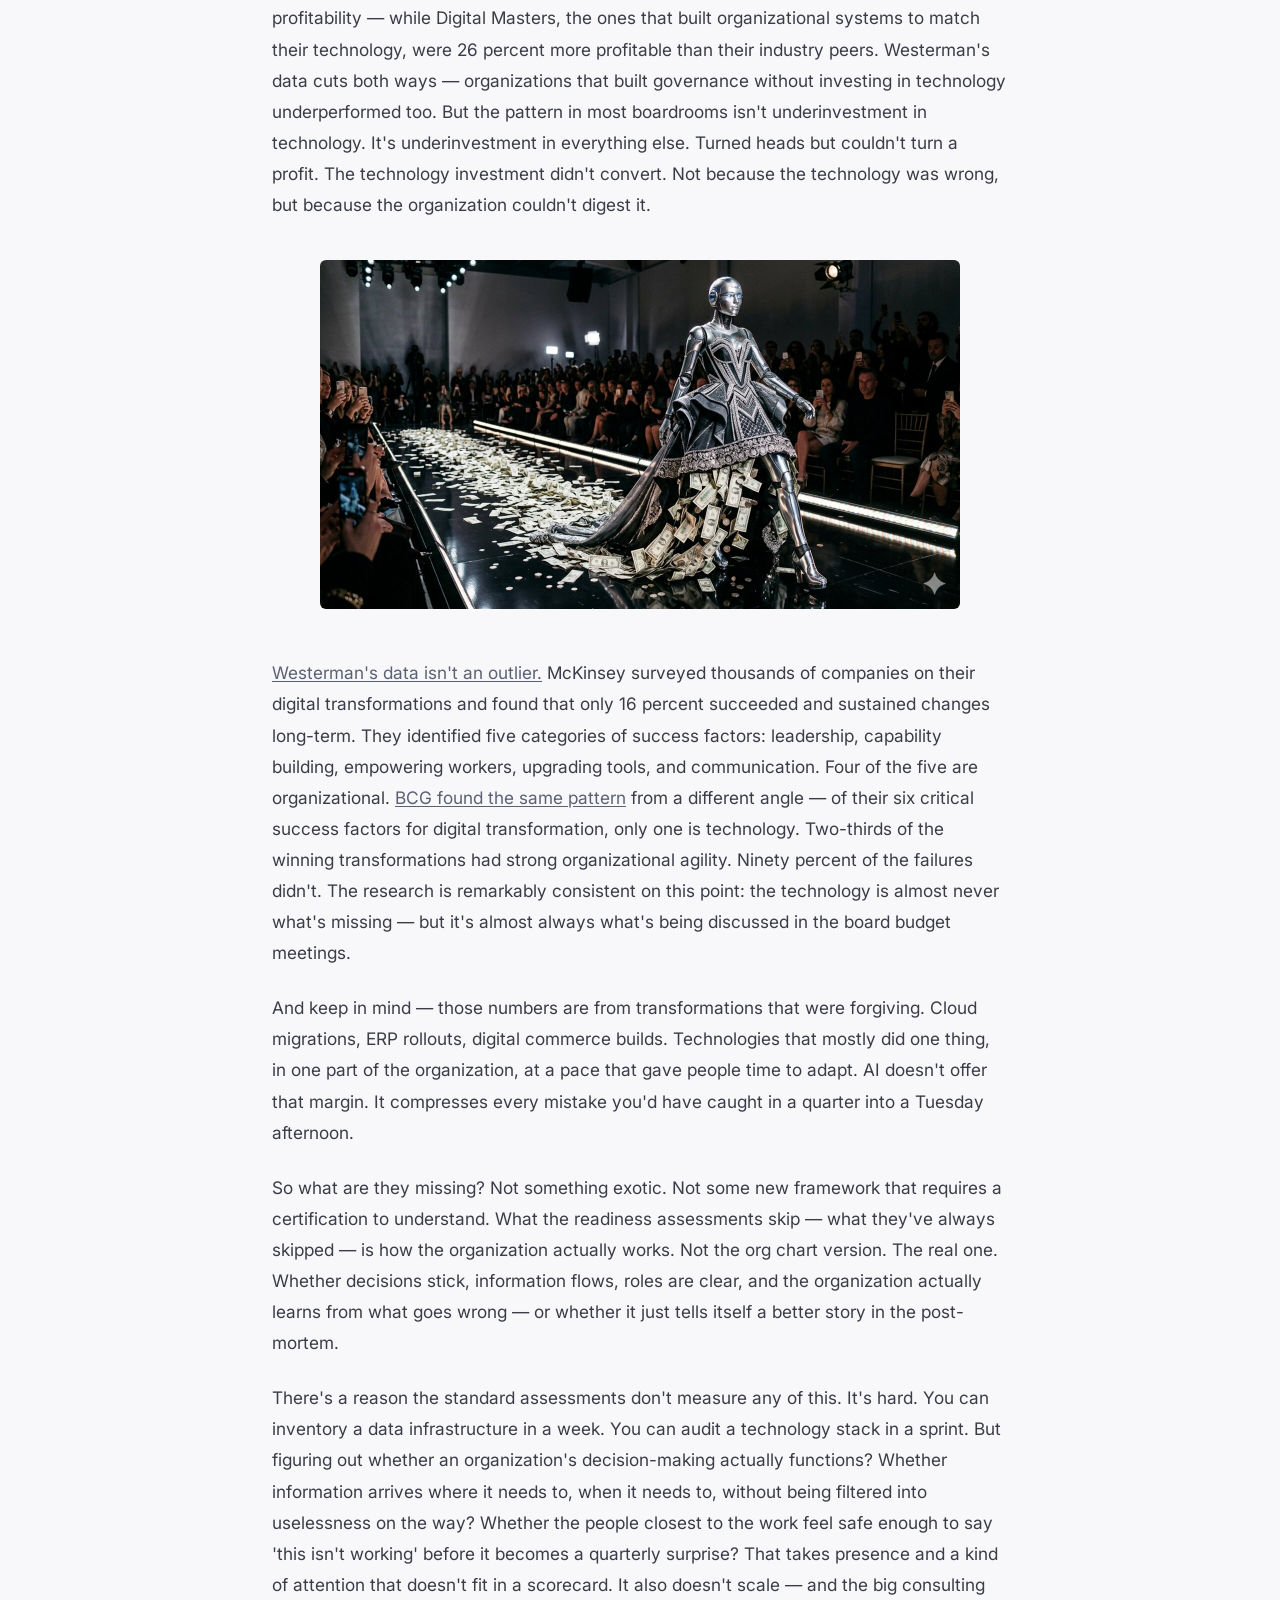
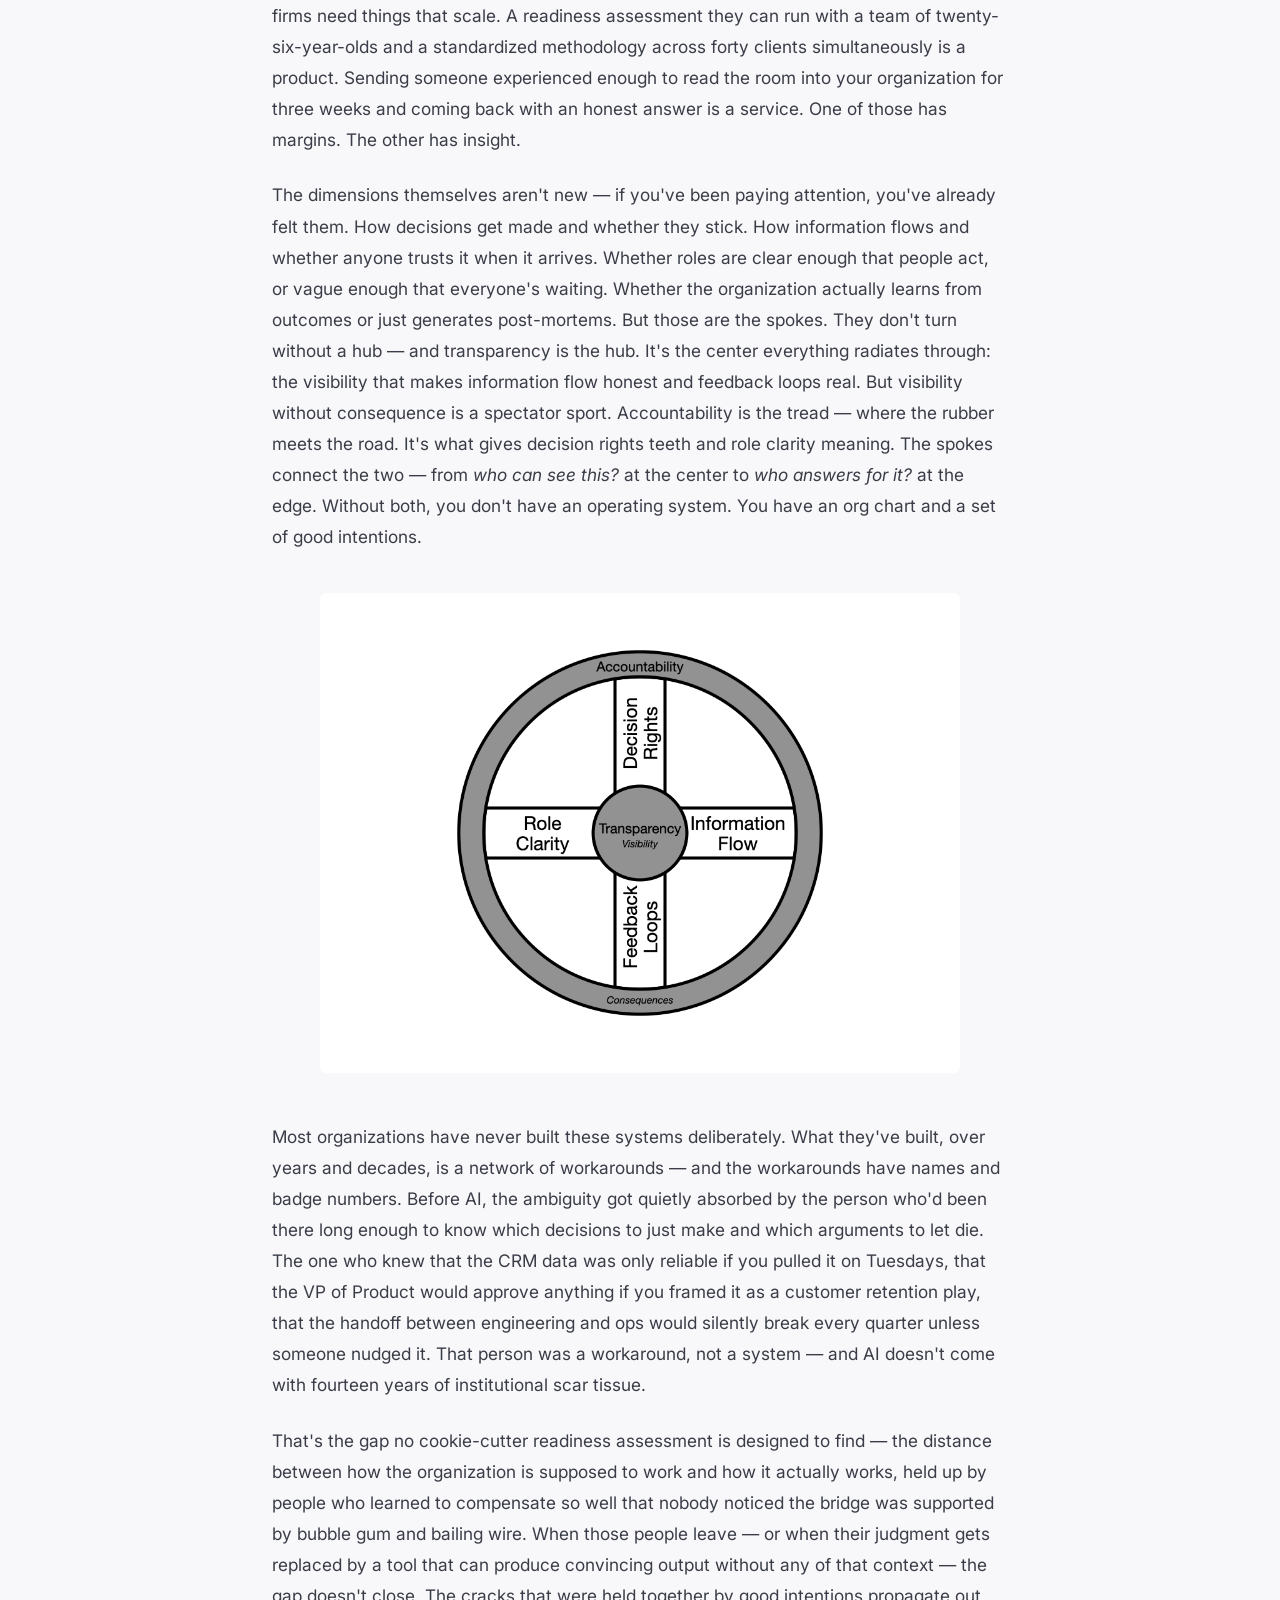
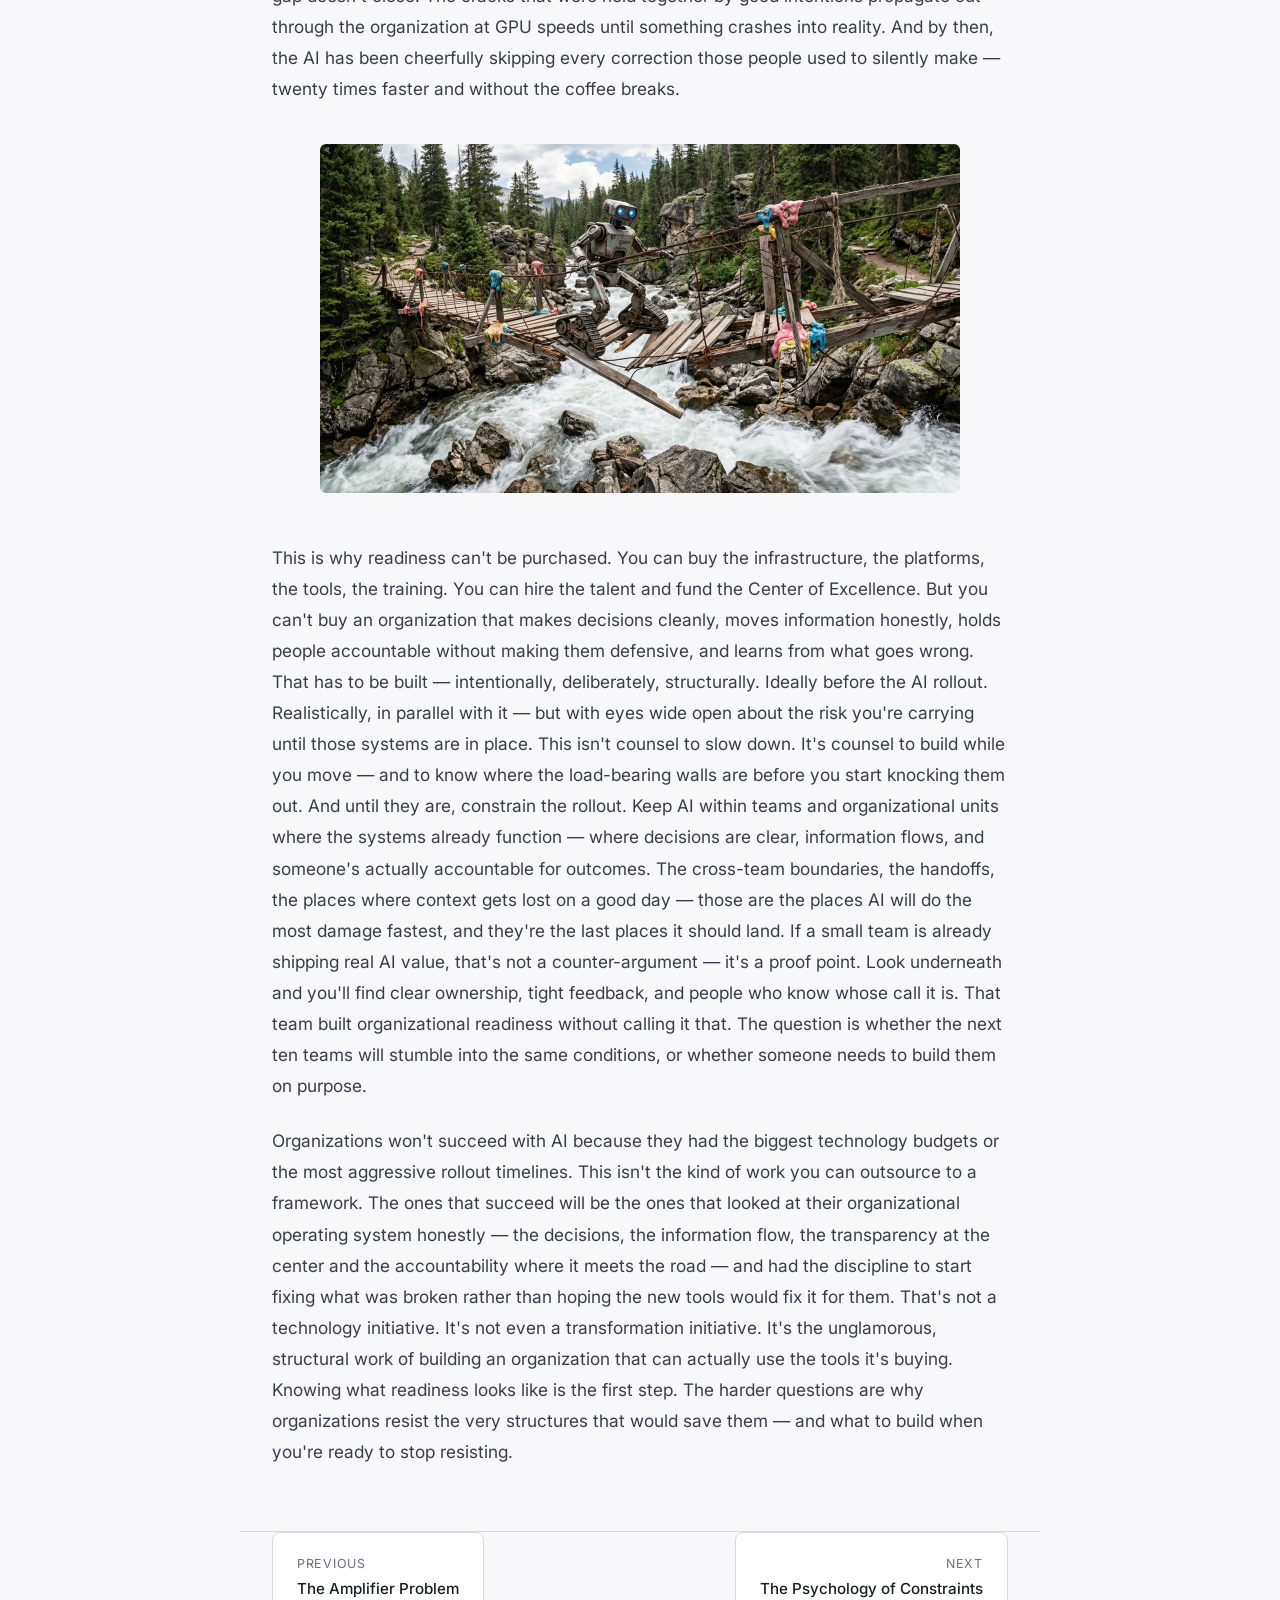
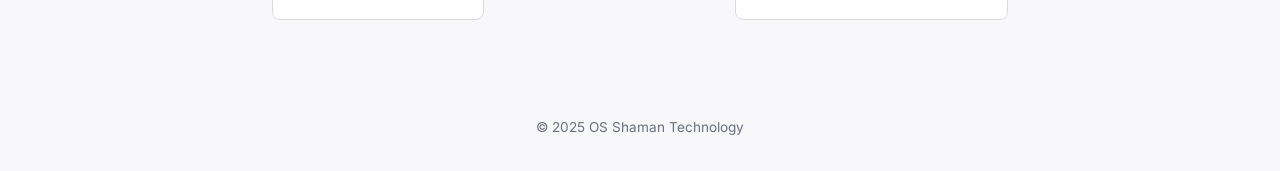
<file: series/every-box-was-checked/index.html>
<!DOCTYPE html>
<html lang="en">
<head>
    <meta charset="UTF-8">
    <meta name="viewport" content="width=device-width, initial-scale=1.0">
    <title>Every Box Was Checked — OS Shaman Technology</title>
    <meta name="description" content="Someone with the right scars can learn more about readiness for AI in 48 hours than any assessment framework will tell you in six weeks.">
    <link rel="preconnect" href="https://fonts.googleapis.com">
    <link rel="preconnect" href="https://fonts.gstatic.com" crossorigin>
    <link href="https://fonts.googleapis.com/css2?family=Inter:wght@300;400;500;600;700&display=swap" rel="stylesheet">
    <link rel="stylesheet" href="../../style.css">
</head>
<body>
    <div class="fixed-controls">
        <div class="theme-toggle"><button data-theme="light" aria-label="Light mode">Light</button><button data-theme="system" aria-label="System theme">System</button><button data-theme="dark" aria-label="Dark mode">Dark</button></div>
        <nav class="fixed-nav"><a href="../the-amplifier-problem/index.html" title="The Amplifier Problem">&#9664;</a><a href="../the-psychology-of-constraints/index.html" title="The Psychology of Constraints">&#9654;</a></nav>
    </div>
    <nav class="site-nav">
        <a href="../../index.html">OS Shaman</a>
        <span class="nav-sep">/</span>
        <a href="../index.html">Series</a>
    </nav>

    <header class="article-header">
        <div class="article-header-graphic">
            <img src="images/hero-3.png" alt="A conference room overlaid with a grid of checkboxes">
        </div>
        <p class="article-series-label">The Operating System Nobody Installed</p>
        <p class="article-number">Article 3</p>
        <h1 class="article-title">Every Box Was Checked</h1>
        <p class="article-author">Brett Lemoine — OS Shaman Technology</p>
    </header>

    <article class="article-body">
        <p>Someone with the right scars &mdash; not a framework, but the pattern recognition that comes from engineering organizational systems across enough companies to know what breaks and why &mdash; can learn more about readiness for AI in the first 48 hours of walking the halls and a cup of coffee with the right two people than any assessment framework will tell you in six weeks. Not from the dashboards or the strategy decks &mdash; from the things that are harder to name. How long it takes to get a straight answer to a simple question. Whether the same decision gets relitigated across three meetings. Whether anyone can explain what changed since last quarter and why. Those aren't on the assessment. They should be &mdash; because they tell you whether the organization actually functions as a system, or just looks like one on paper.</p>

        <p>That's not what most AI readiness assessments are measuring. Pick up any of the major frameworks &mdash; Gartner, Deloitte, McKinsey, the consulting firm of your choice &mdash; and you'll find roughly the same checklist. Data infrastructure. ✅ Cloud maturity. ✅ Talent pipeline. ✅ Tool ecosystem. ✅ Executive sponsorship. ✅ That last one is telling &mdash; not because it's wrong to ask, but because of how it's asked. It's a checkbox. The CEO signed off. The budget is approved. Sponsorship: confirmed. But whether that sponsor has actually assessed how the organization operates and changed it to operate effectively &mdash; whether they've built the systems to absorb what they just funded &mdash; that's a different question entirely, and it's not on the assessment.</p>

        <p>There's a name for the organizations that score well on those assessments and still fail to deliver. <a href="https://www.amazon.com/Leading-Digital-Technology-Business-Transformation/dp/1625272472" target="_blank" rel="noopener">George Westerman and his colleagues at MIT</a> studied over four hundred global firms and sorted them by two capabilities: technology and organizational. The companies that invested heavily in technology without building the organizational systems to match &mdash; they called them 'Fashionistas.' And here's the finding that should reframe every readiness conversation happening in a boardroom right now: Fashionistas gained revenue but not profitability &mdash; while Digital Masters, the ones that built organizational systems to match their technology, were 26 percent more profitable than their industry peers. Westerman's data cuts both ways &mdash; organizations that built governance without investing in technology underperformed too. But the pattern in most boardrooms isn't underinvestment in technology. It's underinvestment in everything else. Turned heads but couldn't turn a profit. The technology investment didn't convert. Not because the technology was wrong, but because the organization couldn't digest it.</p>

        <figure class="article-image illustration">
            <img src="images/Art-3-I-1.jpg" alt="A humanoid robot walking a fashion runway in an elaborate dress made of money, with an audience photographing it" loading="lazy">
        </figure>

        <p><a href="https://www.mckinsey.com/capabilities/people-and-organizational-performance/our-insights/unlocking-success-in-digital-transformations" target="_blank" rel="noopener">Westerman's data isn't an outlier.</a> McKinsey surveyed thousands of companies on their digital transformations and found that only 16 percent succeeded and sustained changes long-term. They identified five categories of success factors: leadership, capability building, empowering workers, upgrading tools, and communication. Four of the five are organizational. <a href="https://www.bcg.com/publications/2020/increasing-odds-of-success-in-digital-transformation" target="_blank" rel="noopener">BCG found the same pattern</a> from a different angle &mdash; of their six critical success factors for digital transformation, only one is technology. Two-thirds of the winning transformations had strong organizational agility. Ninety percent of the failures didn't. The research is remarkably consistent on this point: the technology is almost never what's missing &mdash; but it's almost always what's being discussed in the board budget meetings.</p>

        <p>And keep in mind &mdash; those numbers are from transformations that were forgiving. Cloud migrations, ERP rollouts, digital commerce builds. Technologies that mostly did one thing, in one part of the organization, at a pace that gave people time to adapt. AI doesn't offer that margin. It compresses every mistake you'd have caught in a quarter into a Tuesday afternoon.</p>

        <p>So what are they missing? Not something exotic. Not some new framework that requires a certification to understand. What the readiness assessments skip &mdash; what they've always skipped &mdash; is how the organization actually works. Not the org chart version. The real one. Whether decisions stick, information flows, roles are clear, and the organization actually learns from what goes wrong &mdash; or whether it just tells itself a better story in the post-mortem.</p>

        <p>There's a reason the standard assessments don't measure any of this. It's hard. You can inventory a data infrastructure in a week. You can audit a technology stack in a sprint. But figuring out whether an organization's decision-making actually functions? Whether information arrives where it needs to, when it needs to, without being filtered into uselessness on the way? Whether the people closest to the work feel safe enough to say 'this isn't working' before it becomes a quarterly surprise? That takes presence and a kind of attention that doesn't fit in a scorecard. It also doesn't scale &mdash; and the big consulting firms need things that scale. A readiness assessment they can run with a team of twenty-six-year-olds and a standardized methodology across forty clients simultaneously is a product. Sending someone experienced enough to read the room into your organization for three weeks and coming back with an honest answer is a service. One of those has margins. The other has insight.</p>

        <p>The dimensions themselves aren't new &mdash; if you've been paying attention, you've already felt them. How decisions get made and whether they stick. How information flows and whether anyone trusts it when it arrives. Whether roles are clear enough that people act, or vague enough that everyone's waiting. Whether the organization actually learns from outcomes or just generates post-mortems. But those are the spokes. They don't turn without a hub &mdash; and transparency is the hub. It's the center everything radiates through: the visibility that makes information flow honest and feedback loops real. But visibility without consequence is a spectator sport. Accountability is the tread &mdash; where the rubber meets the road. It's what gives decision rights teeth and role clarity meaning. The spokes connect the two &mdash; from <em>who can see this?</em> at the center to <em>who answers for it?</em> at the edge. Without both, you don't have an operating system. You have an org chart and a set of good intentions.</p>

        <figure class="article-image illustration">
            <img src="images/Art-3-I-2.png" alt="Hub and tread diagram — transparency at the center, accountability at the edge, with spokes for decision rights, information flow, role clarity, and feedback loops" loading="lazy">
        </figure>

        <p>Most organizations have never built these systems deliberately. What they've built, over years and decades, is a network of workarounds &mdash; and the workarounds have names and badge numbers. Before AI, the ambiguity got quietly absorbed by the person who'd been there long enough to know which decisions to just make and which arguments to let die. The one who knew that the CRM data was only reliable if you pulled it on Tuesdays, that the VP of Product would approve anything if you framed it as a customer retention play, that the handoff between engineering and ops would silently break every quarter unless someone nudged it. That person was a workaround, not a system &mdash; and AI doesn't come with fourteen years of institutional scar tissue.</p>

        <p>That's the gap no cookie-cutter readiness assessment is designed to find &mdash; the distance between how the organization is supposed to work and how it actually works, held up by people who learned to compensate so well that nobody noticed the bridge was supported by bubble gum and bailing wire. When those people leave &mdash; or when their judgment gets replaced by a tool that can produce convincing output without any of that context &mdash; the gap doesn't close. The cracks that were held together by good intentions propagate out through the organization at GPU speeds until something crashes into reality. And by then, the AI has been cheerfully skipping every correction those people used to silently make &mdash; twenty times faster and without the coffee breaks.</p>

        <figure class="article-image illustration">
            <img src="images/Art-3-I-3.jpg" alt="A large robot cautiously crossing a rickety wooden bridge over a rushing river, surrounded by smaller colorful robots" loading="lazy">
        </figure>

        <p>This is why readiness can't be purchased. You can buy the infrastructure, the platforms, the tools, the training. You can hire the talent and fund the Center of Excellence. But you can't buy an organization that makes decisions cleanly, moves information honestly, holds people accountable without making them defensive, and learns from what goes wrong. That has to be built &mdash; intentionally, deliberately, structurally. Ideally before the AI rollout. Realistically, in parallel with it &mdash; but with eyes wide open about the risk you're carrying until those systems are in place. This isn't counsel to slow down. It's counsel to build while you move &mdash; and to know where the load-bearing walls are before you start knocking them out. And until they are, constrain the rollout. Keep AI within teams and organizational units where the systems already function &mdash; where decisions are clear, information flows, and someone's actually accountable for outcomes. The cross-team boundaries, the handoffs, the places where context gets lost on a good day &mdash; those are the places AI will do the most damage fastest, and they're the last places it should land. If a small team is already shipping real AI value, that's not a counter-argument &mdash; it's a proof point. Look underneath and you'll find clear ownership, tight feedback, and people who know whose call it is. That team built organizational readiness without calling it that. The question is whether the next ten teams will stumble into the same conditions, or whether someone needs to build them on purpose.</p>

        <p>Organizations won't succeed with AI because they had the biggest technology budgets or the most aggressive rollout timelines. This isn't the kind of work you can outsource to a framework. The ones that succeed will be the ones that looked at their organizational operating system honestly &mdash; the decisions, the information flow, the transparency at the center and the accountability where it meets the road &mdash; and had the discipline to start fixing what was broken rather than hoping the new tools would fix it for them. That's not a technology initiative. It's not even a transformation initiative. It's the unglamorous, structural work of building an organization that can actually use the tools it's buying. Knowing what readiness looks like is the first step. The harder questions are why organizations resist the very structures that would save them &mdash; and what to build when you're ready to stop resisting.</p>
    </article>

    <hr class="divider">

    <nav class="article-nav">
        <a href="../the-amplifier-problem/index.html">
            <p class="article-nav-label">Previous</p>
            <p class="article-nav-title">The Amplifier Problem</p>
        </a>
        <a href="../the-psychology-of-constraints/index.html" class="next">
            <p class="article-nav-label">Next</p>
            <p class="article-nav-title">The Psychology of Constraints</p>
        </a>
    </nav>

    <footer class="footer">
        &copy; 2025 OS Shaman Technology
    </footer>
    <script src="../../theme.js"></script>
    <script data-goatcounter="https://osshaman.goatcounter.com/count"
            async src="//gc.zgo.at/count.js"></script>
</body>
</html>
</file>
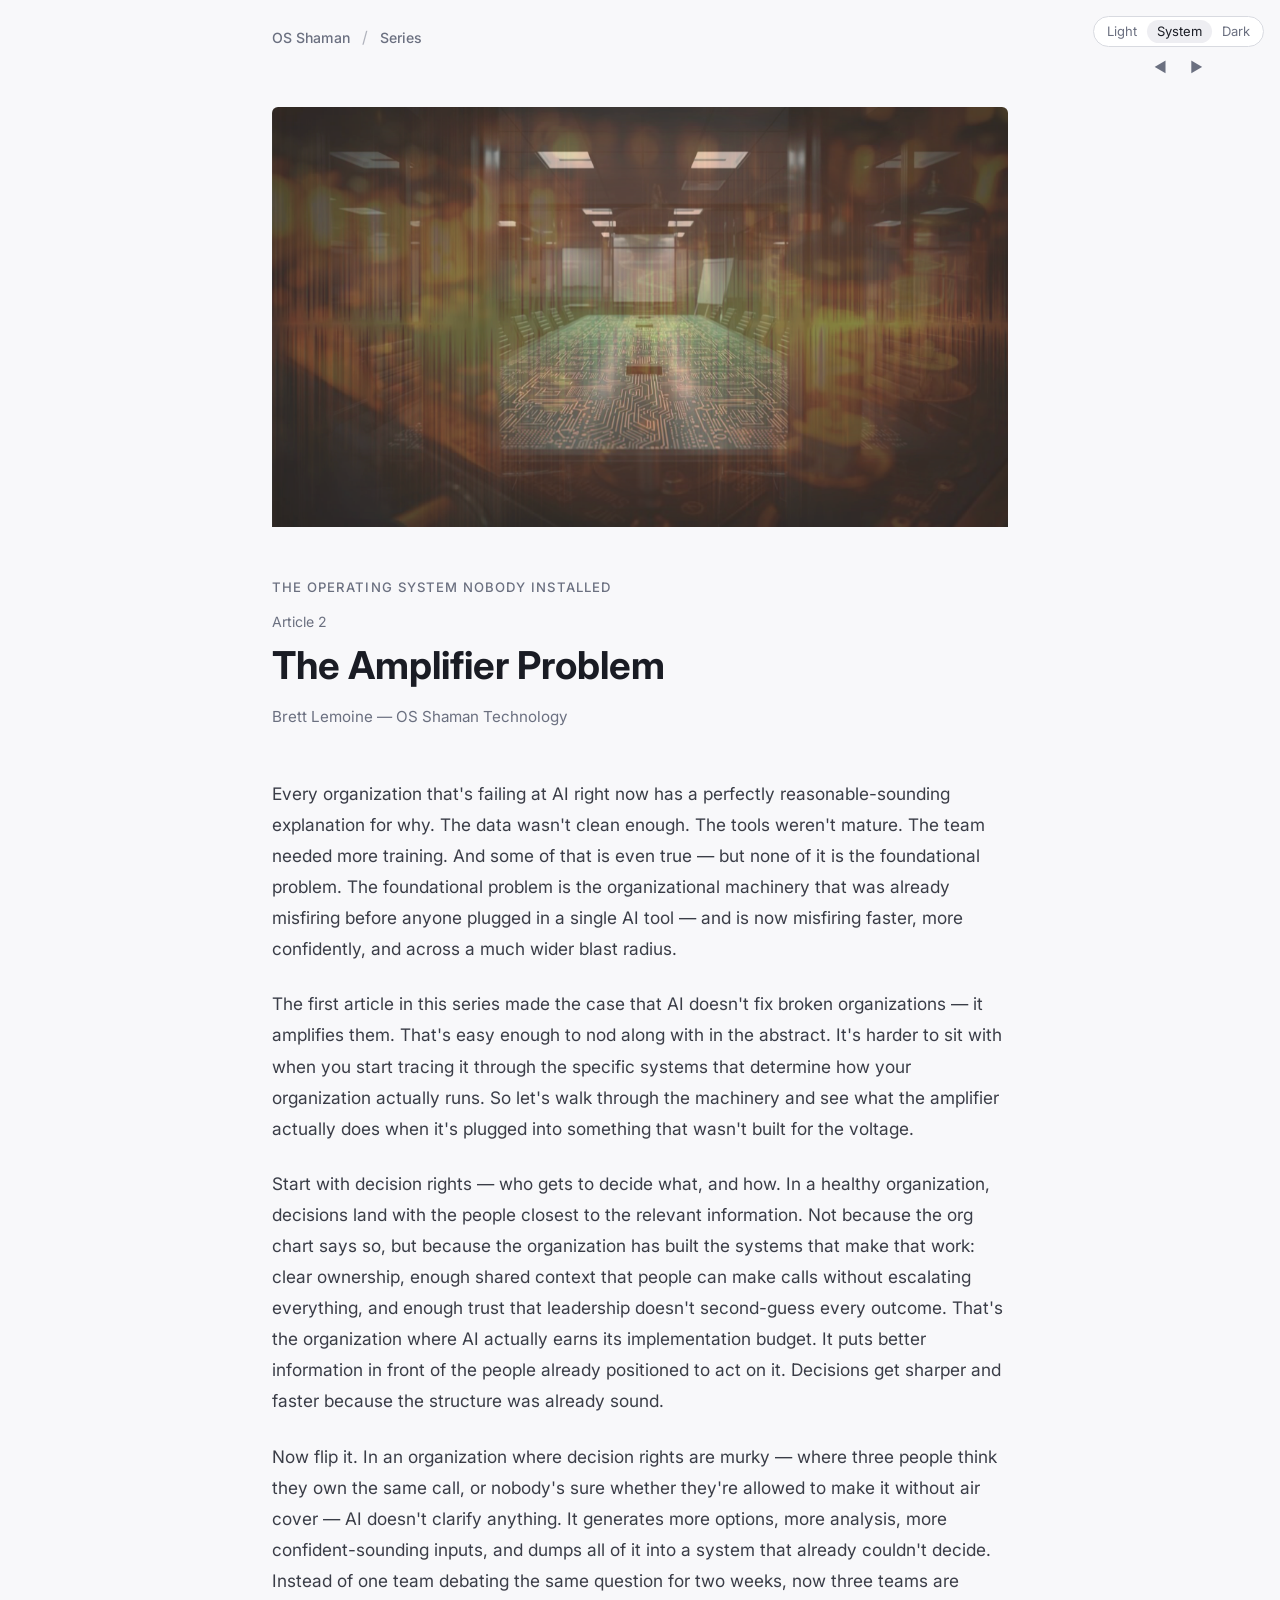
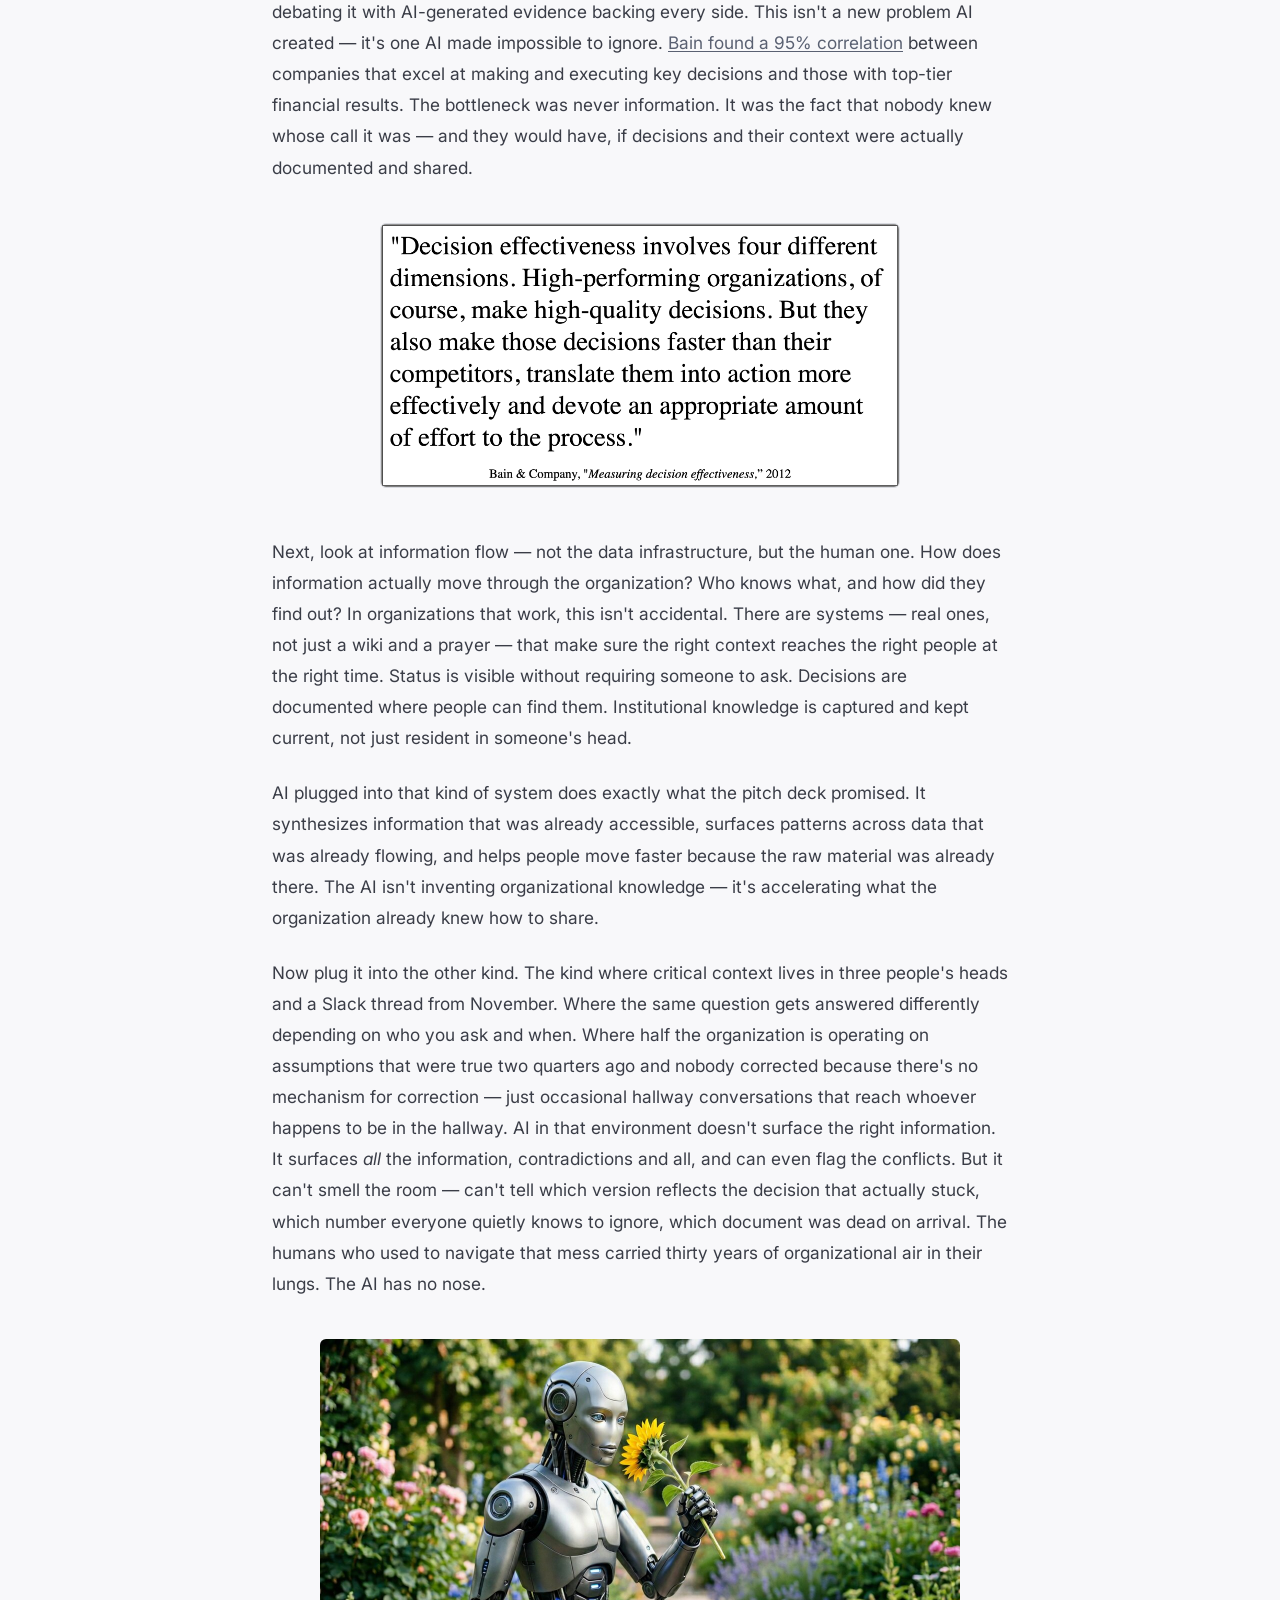
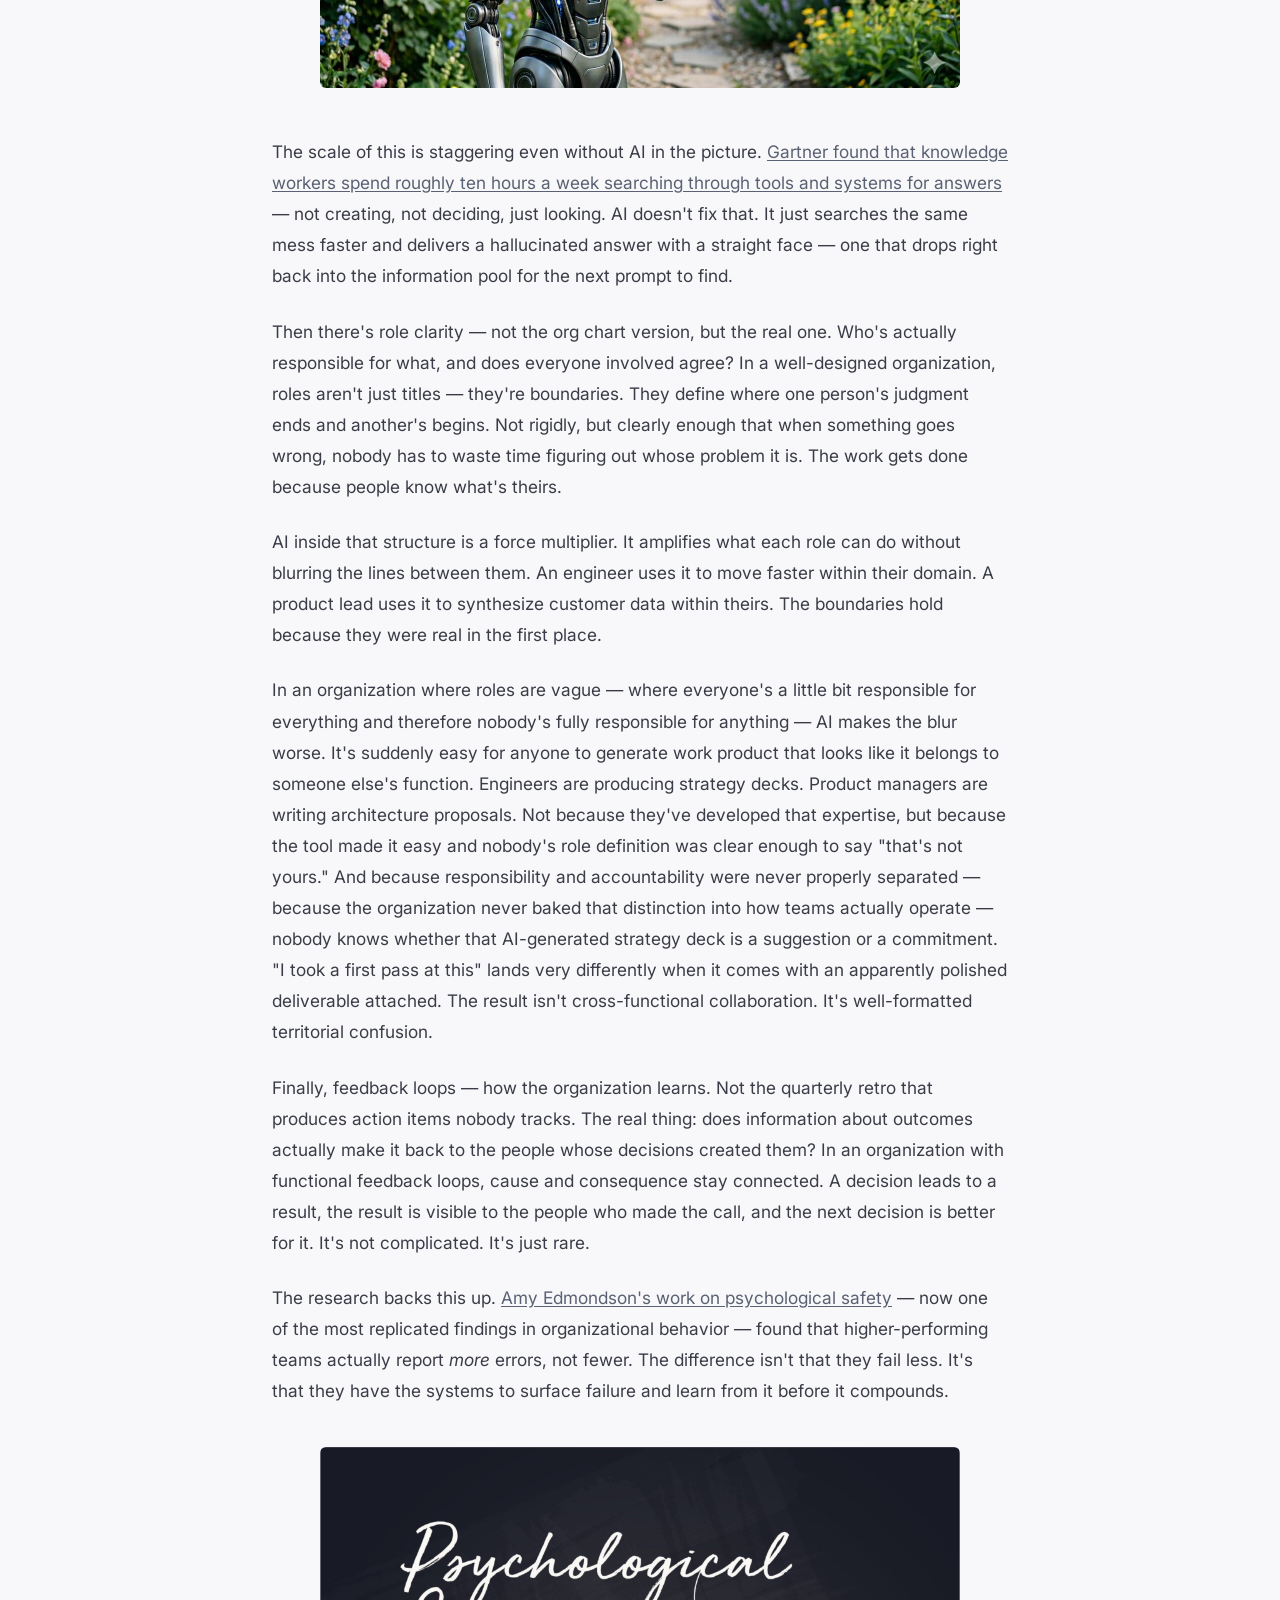
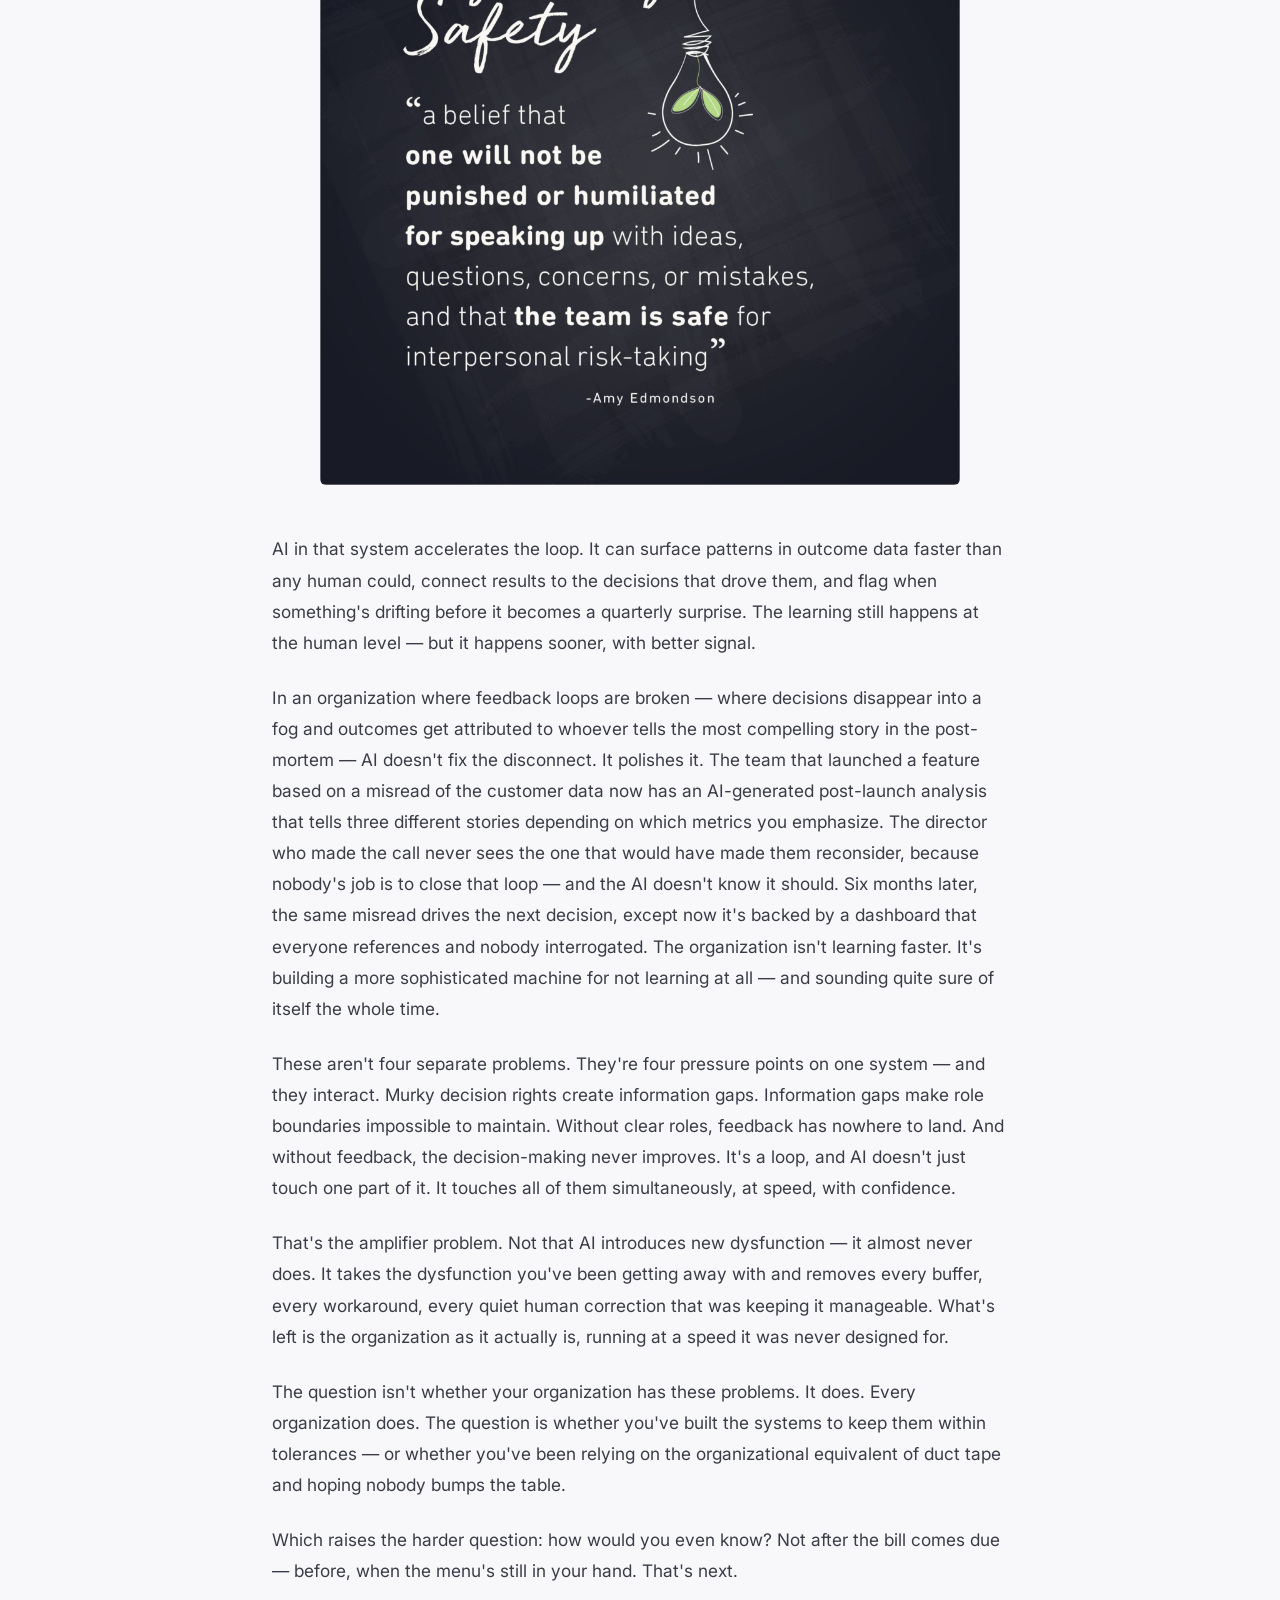
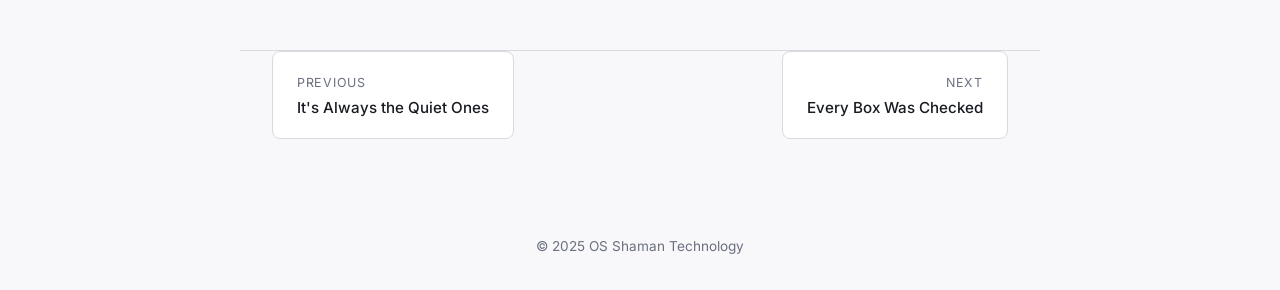
<file: series/the-amplifier-problem/index.html>
<!DOCTYPE html>
<html lang="en">
<head>
    <meta charset="UTF-8">
    <meta name="viewport" content="width=device-width, initial-scale=1.0">
    <title>The Amplifier Problem — OS Shaman Technology</title>
    <meta name="description" content="Every organization failing at AI has a foundational problem: the organizational machinery that was already misfiring before anyone plugged in a single AI tool.">
    <link rel="preconnect" href="https://fonts.googleapis.com">
    <link rel="preconnect" href="https://fonts.gstatic.com" crossorigin>
    <link href="https://fonts.googleapis.com/css2?family=Inter:wght@300;400;500;600;700&display=swap" rel="stylesheet">
    <link rel="stylesheet" href="../../style.css">
</head>
<body>
    <div class="fixed-controls">
        <div class="theme-toggle"><button data-theme="light" aria-label="Light mode">Light</button><button data-theme="system" aria-label="System theme">System</button><button data-theme="dark" aria-label="Dark mode">Dark</button></div>
        <nav class="fixed-nav"><a href="../the-quiet-ones/index.html" title="It's Always the Quiet Ones">&#9664;</a><a href="../every-box-was-checked/index.html" title="Every Box Was Checked">&#9654;</a></nav>
    </div>
    <nav class="site-nav">
        <a href="../../index.html">OS Shaman</a>
        <span class="nav-sep">/</span>
        <a href="../index.html">Series</a>
    </nav>

    <header class="article-header">
        <div class="article-header-graphic">
            <img src="images/hero-2.png" alt="A conference room with a warm amber glow, seen through glass doors">
        </div>
        <p class="article-series-label">The Operating System Nobody Installed</p>
        <p class="article-number">Article 2</p>
        <h1 class="article-title">The Amplifier Problem</h1>
        <p class="article-author">Brett Lemoine &mdash; OS Shaman Technology</p>
    </header>

    <article class="article-body">
        <p>Every organization that's failing at AI right now has a perfectly reasonable-sounding explanation for why. The data wasn't clean enough. The tools weren't mature. The team needed more training. And some of that is even true &mdash; but none of it is the foundational problem. The foundational problem is the organizational machinery that was already misfiring before anyone plugged in a single AI tool &mdash; and is now misfiring faster, more confidently, and across a much wider blast radius.</p>

        <p>The first article in this series made the case that AI doesn't fix broken organizations &mdash; it amplifies them. That's easy enough to nod along with in the abstract. It's harder to sit with when you start tracing it through the specific systems that determine how your organization actually runs. So let's walk through the machinery and see what the amplifier actually does when it's plugged into something that wasn't built for the voltage.</p>

        <p>Start with decision rights &mdash; who gets to decide what, and how. In a healthy organization, decisions land with the people closest to the relevant information. Not because the org chart says so, but because the organization has built the systems that make that work: clear ownership, enough shared context that people can make calls without escalating everything, and enough trust that leadership doesn't second-guess every outcome. That's the organization where AI actually earns its implementation budget. It puts better information in front of the people already positioned to act on it. Decisions get sharper and faster because the structure was already sound.</p>

        <p>Now flip it. In an organization where decision rights are murky &mdash; where three people think they own the same call, or nobody's sure whether they're allowed to make it without air cover &mdash; AI doesn't clarify anything. It generates more options, more analysis, more confident-sounding inputs, and dumps all of it into a system that already couldn't decide. Instead of one team debating the same question for two weeks, now three teams are debating it with AI-generated evidence backing every side. This isn't a new problem AI created &mdash; it's one AI made impossible to ignore. <a href="https://www.bain.com/insights/measuring-decision-effectiveness/" target="_blank" rel="noopener">Bain found a 95% correlation</a> between companies that excel at making and executing key decisions and those with top-tier financial results. The bottleneck was never information. It was the fact that nobody knew whose call it was &mdash; and they would have, if decisions and their context were actually documented and shared.</p>

        <figure class="article-image quote-image">
            <img src="images/Art-2-Q-1.png" alt="Bain &amp; Company: Decision effectiveness involves four different dimensions. High-performing organizations make high-quality decisions faster, translate them into action more effectively, and devote an appropriate amount of effort to the process." loading="lazy">
        </figure>

        <p>Next, look at information flow &mdash; not the data infrastructure, but the human one. How does information actually move through the organization? Who knows what, and how did they find out? In organizations that work, this isn't accidental. There are systems &mdash; real ones, not just a wiki and a prayer &mdash; that make sure the right context reaches the right people at the right time. Status is visible without requiring someone to ask. Decisions are documented where people can find them. Institutional knowledge is captured and kept current, not just resident in someone's head.</p>

        <p>AI plugged into that kind of system does exactly what the pitch deck promised. It synthesizes information that was already accessible, surfaces patterns across data that was already flowing, and helps people move faster because the raw material was already there. The AI isn't inventing organizational knowledge &mdash; it's accelerating what the organization already knew how to share.</p>

        <p>Now plug it into the other kind. The kind where critical context lives in three people's heads and a Slack thread from November. Where the same question gets answered differently depending on who you ask and when. Where half the organization is operating on assumptions that were true two quarters ago and nobody corrected because there's no mechanism for correction &mdash; just occasional hallway conversations that reach whoever happens to be in the hallway. AI in that environment doesn't surface the right information. It surfaces <em>all</em> the information, contradictions and all, and can even flag the conflicts. But it can't smell the room &mdash; can't tell which version reflects the decision that actually stuck, which number everyone quietly knows to ignore, which document was dead on arrival. The humans who used to navigate that mess carried thirty years of organizational air in their lungs. The AI has no nose.</p>

        <figure class="article-image illustration">
            <img src="images/Art-2-I-2.jpg" alt="A humanoid robot in a garden, holding a sunflower up to where its nose would be" loading="lazy">
        </figure>

        <p>The scale of this is staggering even without AI in the picture. <a href="https://www.gartner.com/en/documents/457014" target="_blank" rel="noopener">Gartner found that knowledge workers spend roughly ten hours a week searching through tools and systems for answers</a> &mdash; not creating, not deciding, just looking. AI doesn't fix that. It just searches the same mess faster and delivers a hallucinated answer with a straight face &mdash; one that drops right back into the information pool for the next prompt to find.</p>

        <p>Then there's role clarity &mdash; not the org chart version, but the real one. Who's actually responsible for what, and does everyone involved agree? In a well-designed organization, roles aren't just titles &mdash; they're boundaries. They define where one person's judgment ends and another's begins. Not rigidly, but clearly enough that when something goes wrong, nobody has to waste time figuring out whose problem it is. The work gets done because people know what's theirs.</p>

        <p>AI inside that structure is a force multiplier. It amplifies what each role can do without blurring the lines between them. An engineer uses it to move faster within their domain. A product lead uses it to synthesize customer data within theirs. The boundaries hold because they were real in the first place.</p>

        <p>In an organization where roles are vague &mdash; where everyone's a little bit responsible for everything and therefore nobody's fully responsible for anything &mdash; AI makes the blur worse. It's suddenly easy for anyone to generate work product that looks like it belongs to someone else's function. Engineers are producing strategy decks. Product managers are writing architecture proposals. Not because they've developed that expertise, but because the tool made it easy and nobody's role definition was clear enough to say "that's not yours." And because responsibility and accountability were never properly separated &mdash; because the organization never baked that distinction into how teams actually operate &mdash; nobody knows whether that AI-generated strategy deck is a suggestion or a commitment. "I took a first pass at this" lands very differently when it comes with an apparently polished deliverable attached. The result isn't cross-functional collaboration. It's well-formatted territorial confusion.</p>

        <p>Finally, feedback loops &mdash; how the organization learns. Not the quarterly retro that produces action items nobody tracks. The real thing: does information about outcomes actually make it back to the people whose decisions created them? In an organization with functional feedback loops, cause and consequence stay connected. A decision leads to a result, the result is visible to the people who made the call, and the next decision is better for it. It's not complicated. It's just rare.</p>

        <p>The research backs this up. <a href="https://amycedmondson.com/psychological-safety/" target="_blank" rel="noopener">Amy Edmondson's work on psychological safety</a> &mdash; now one of the most replicated findings in organizational behavior &mdash; found that higher-performing teams actually report <em>more</em> errors, not fewer. The difference isn't that they fail less. It's that they have the systems to surface failure and learn from it before it compounds.</p>

        <figure class="article-image illustration">
            <img src="images/Art-2-I-3.png" alt="Psychological Safety — a belief that one will not be punished or humiliated for speaking up with ideas, questions, concerns, or mistakes — Amy Edmondson" loading="lazy">
        </figure>

        <p>AI in that system accelerates the loop. It can surface patterns in outcome data faster than any human could, connect results to the decisions that drove them, and flag when something's drifting before it becomes a quarterly surprise. The learning still happens at the human level &mdash; but it happens sooner, with better signal.</p>

        <p>In an organization where feedback loops are broken &mdash; where decisions disappear into a fog and outcomes get attributed to whoever tells the most compelling story in the post-mortem &mdash; AI doesn't fix the disconnect. It polishes it. The team that launched a feature based on a misread of the customer data now has an AI-generated post-launch analysis that tells three different stories depending on which metrics you emphasize. The director who made the call never sees the one that would have made them reconsider, because nobody's job is to close that loop &mdash; and the AI doesn't know it should. Six months later, the same misread drives the next decision, except now it's backed by a dashboard that everyone references and nobody interrogated. The organization isn't learning faster. It's building a more sophisticated machine for not learning at all &mdash; and sounding quite sure of itself the whole time.</p>

        <p>These aren't four separate problems. They're four pressure points on one system &mdash; and they interact. Murky decision rights create information gaps. Information gaps make role boundaries impossible to maintain. Without clear roles, feedback has nowhere to land. And without feedback, the decision-making never improves. It's a loop, and AI doesn't just touch one part of it. It touches all of them simultaneously, at speed, with confidence.</p>

        <p>That's the amplifier problem. Not that AI introduces new dysfunction &mdash; it almost never does. It takes the dysfunction you've been getting away with and removes every buffer, every workaround, every quiet human correction that was keeping it manageable. What's left is the organization as it actually is, running at a speed it was never designed for.</p>

        <p>The question isn't whether your organization has these problems. It does. Every organization does. The question is whether you've built the systems to keep them within tolerances &mdash; or whether you've been relying on the organizational equivalent of duct tape and hoping nobody bumps the table.</p>

        <p>Which raises the harder question: how would you even know? Not after the bill comes due &mdash; before, when the menu's still in your hand. That's next.</p>
    </article>

    <hr class="divider">

    <nav class="article-nav">
        <a href="../the-quiet-ones/index.html">
            <p class="article-nav-label">Previous</p>
            <p class="article-nav-title">It's Always the Quiet Ones</p>
        </a>
        <a href="../every-box-was-checked/index.html" class="next">
            <p class="article-nav-label">Next</p>
            <p class="article-nav-title">Every Box Was Checked</p>
        </a>
    </nav>

    <footer class="footer">
        &copy; 2025 OS Shaman Technology
    </footer>
    <script src="../../theme.js"></script>
    <script data-goatcounter="https://osshaman.goatcounter.com/count"
            async src="//gc.zgo.at/count.js"></script>
</body>
</html>
</file>
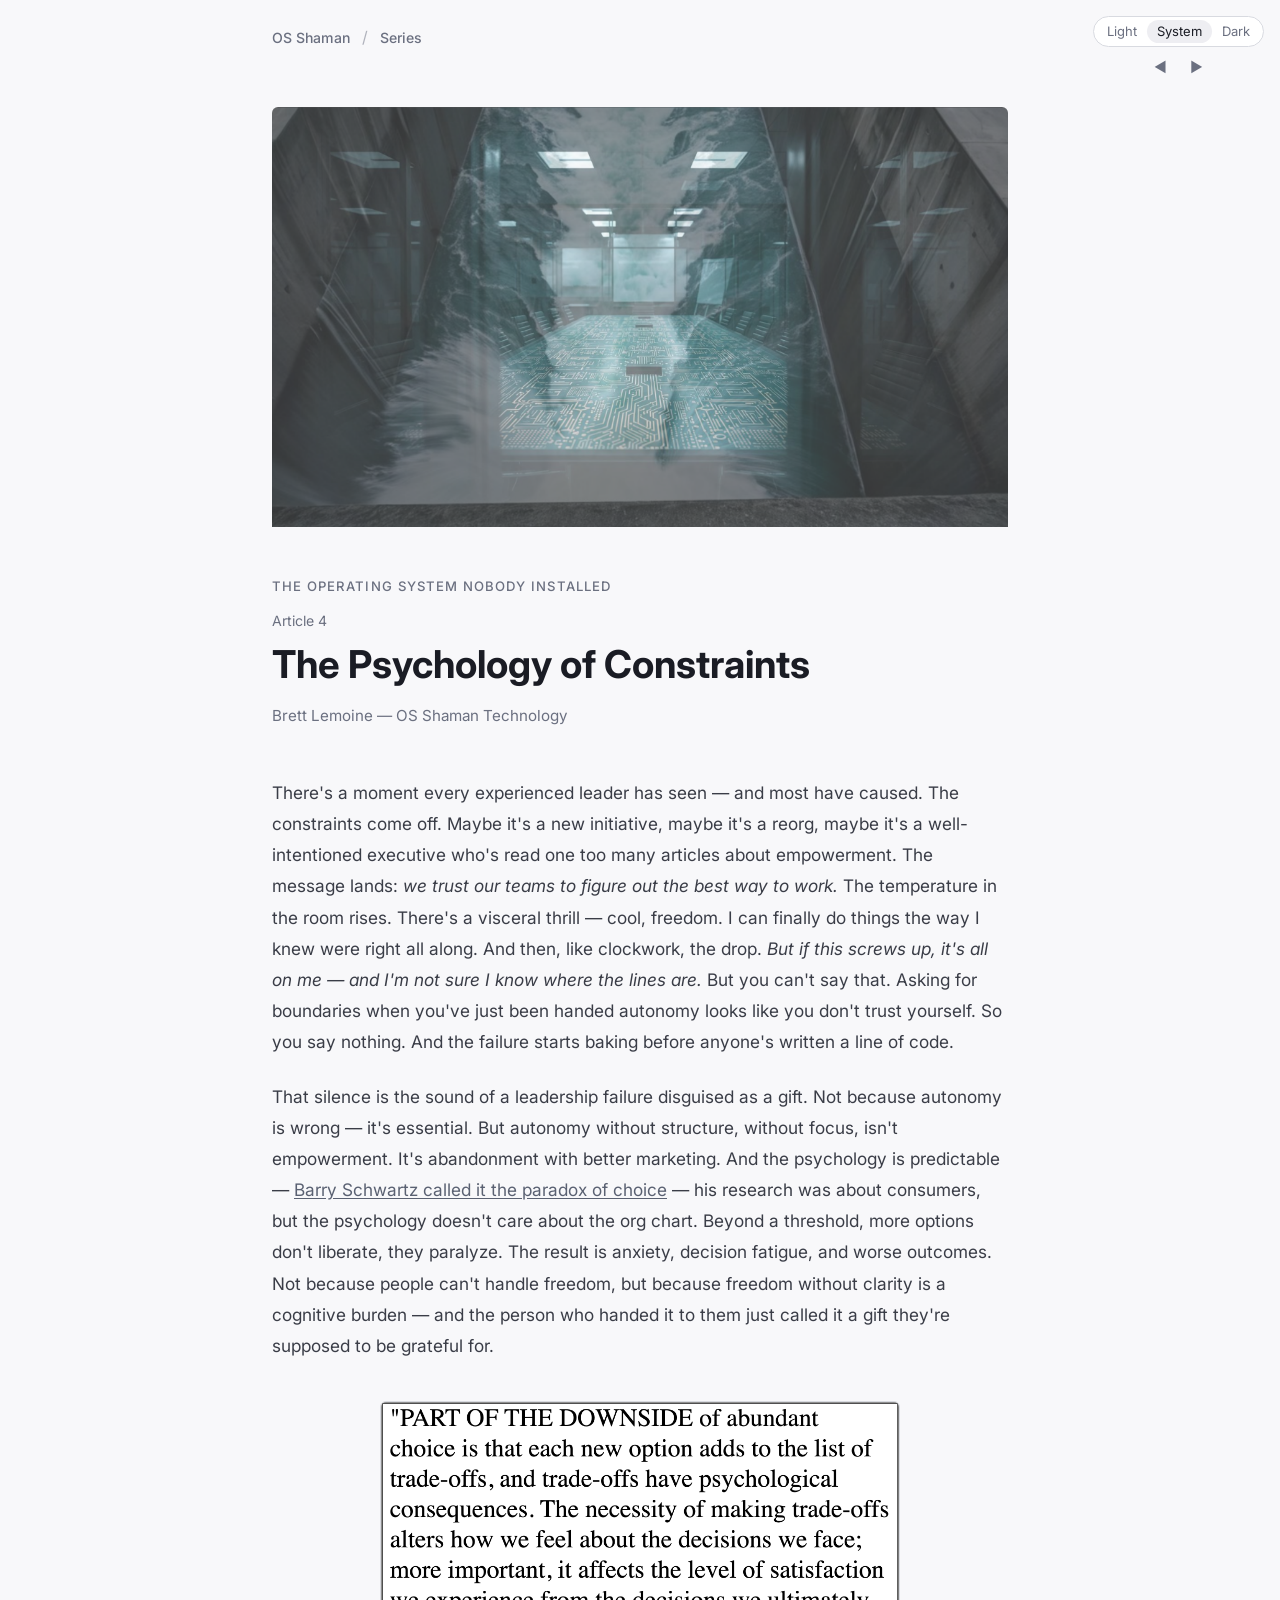
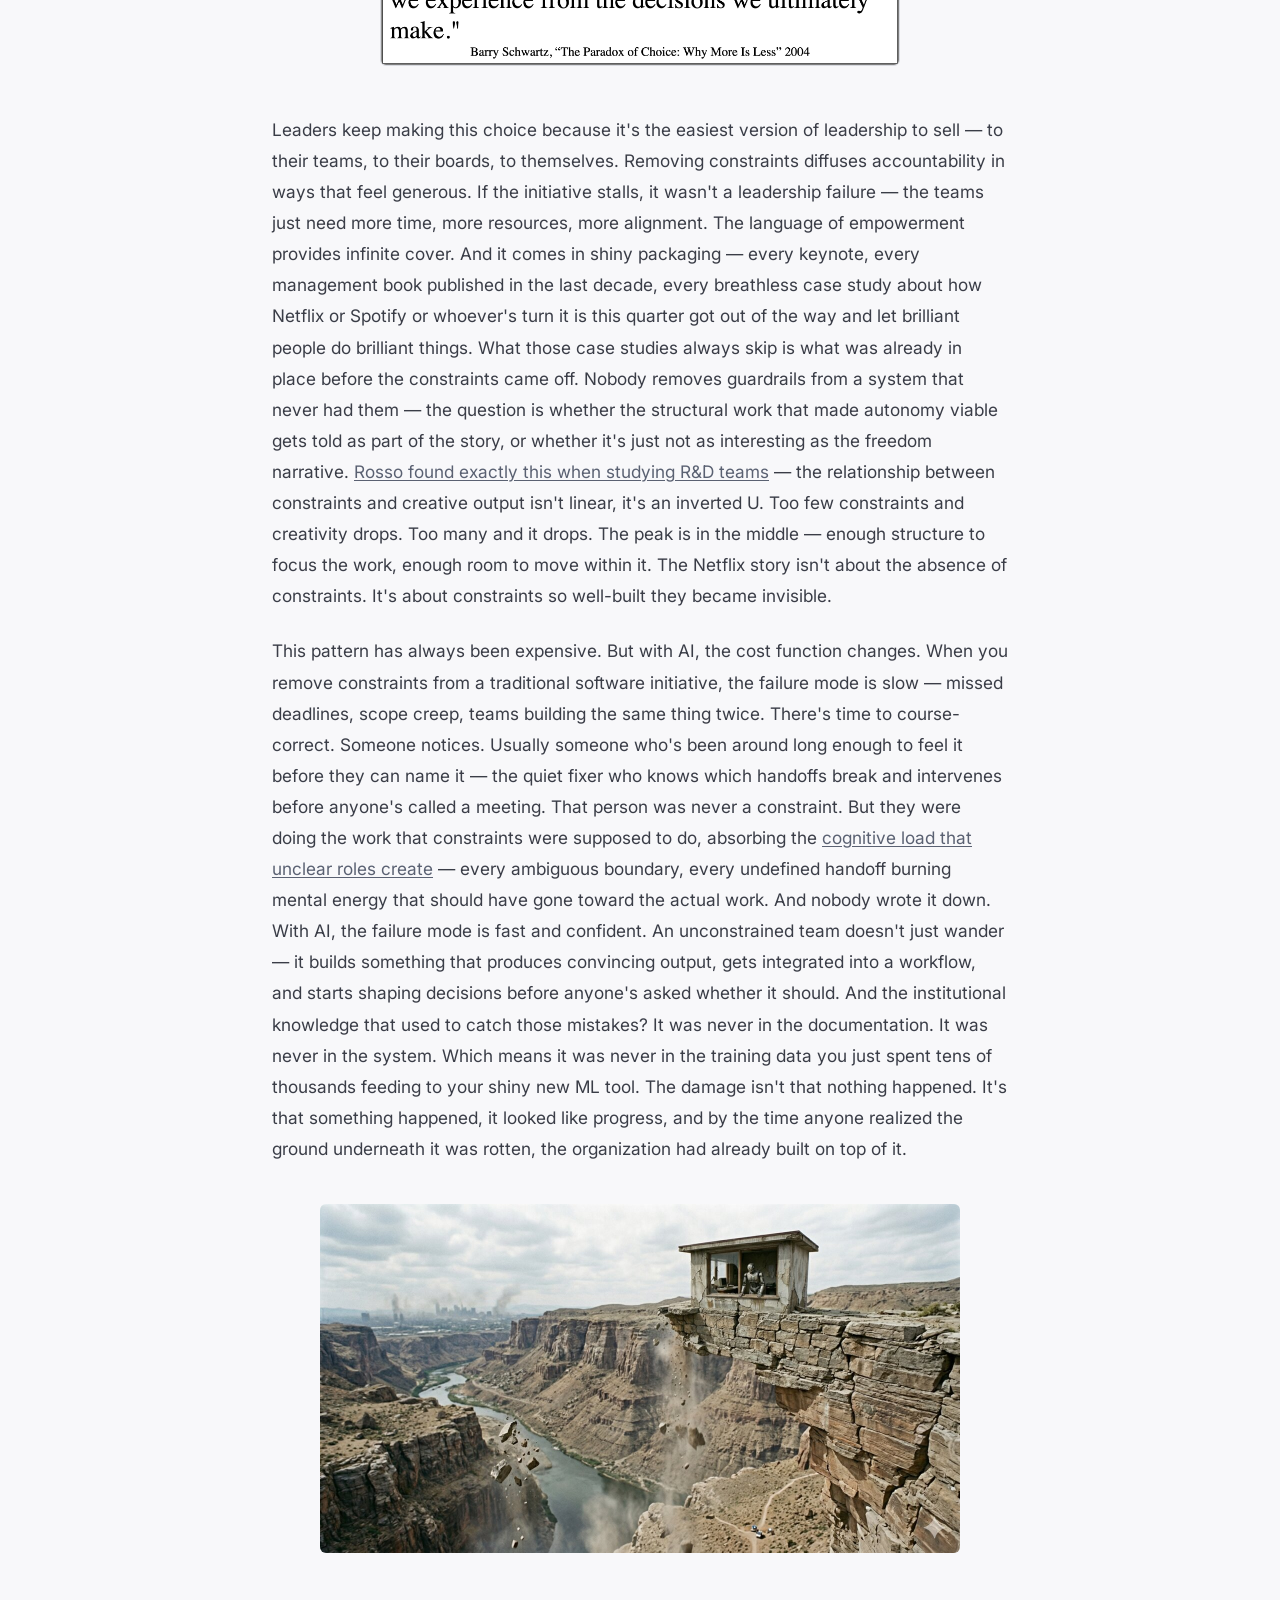
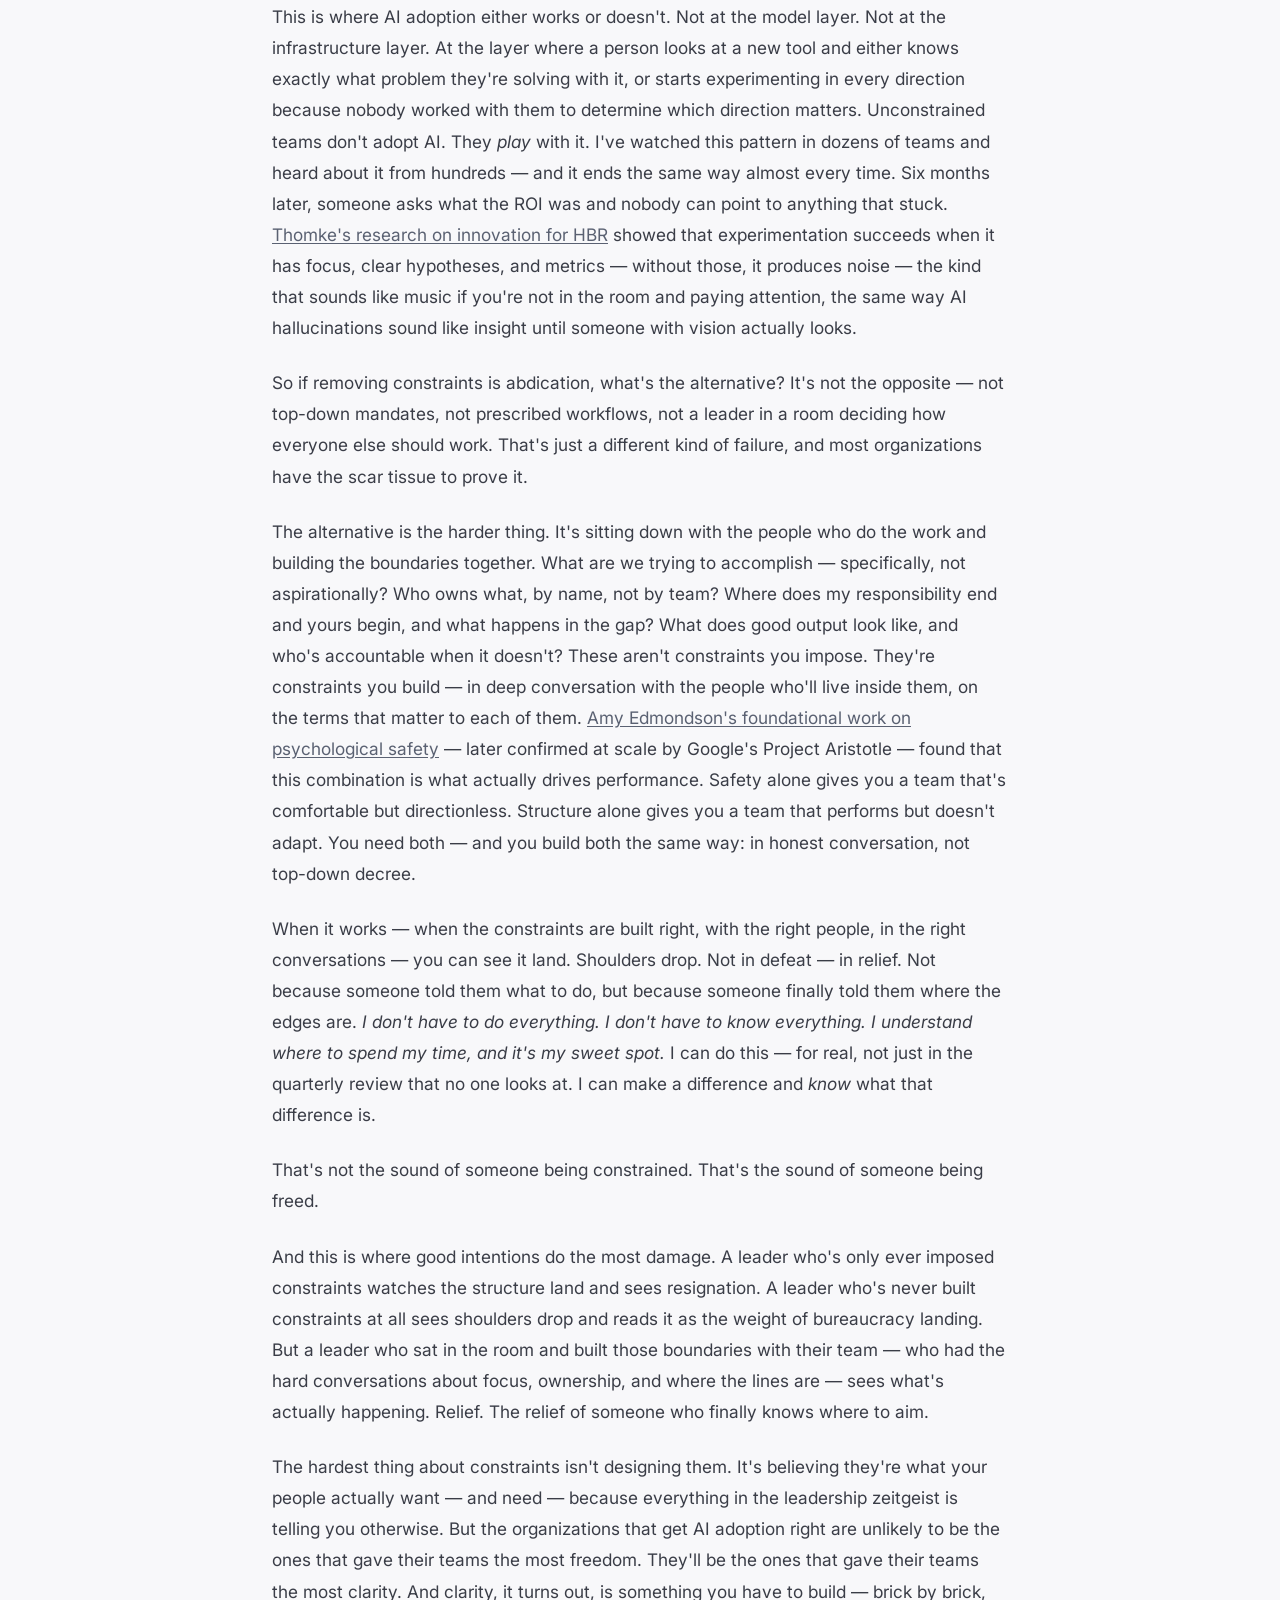
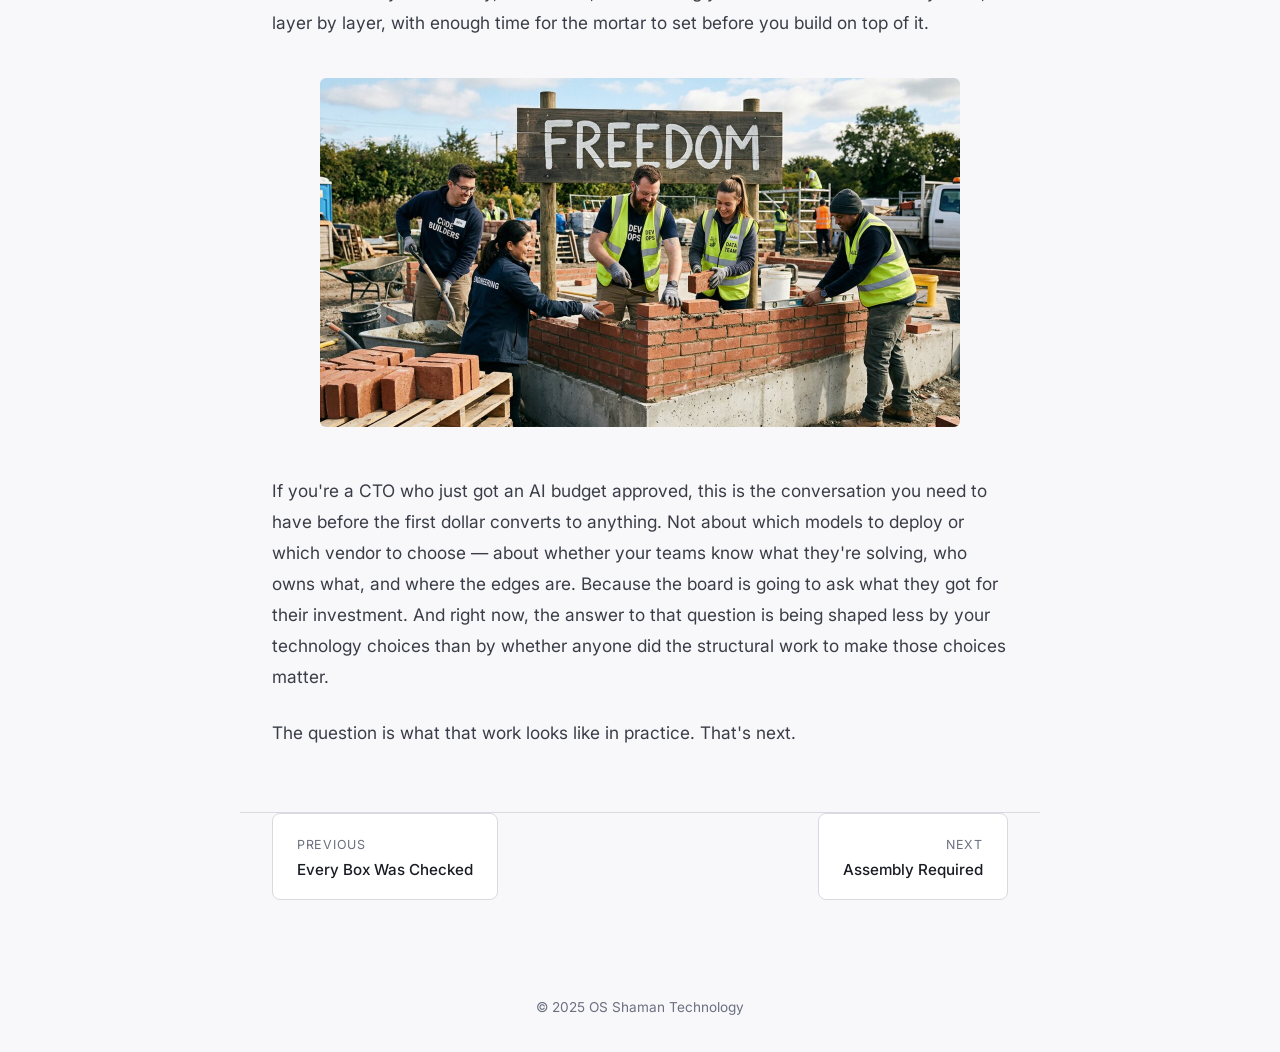
<file: series/the-psychology-of-constraints/index.html>
<!DOCTYPE html>
<html lang="en">
<head>
    <meta charset="UTF-8">
    <meta name="viewport" content="width=device-width, initial-scale=1.0">
    <title>The Psychology of Constraints — OS Shaman Technology</title>
    <meta name="description" content="Every experienced leader has seen the moment when constraints come off. The message lands: we trust our teams to figure out the best way to work. But autonomy without structure isn't empowerment — it's abandonment with better marketing.">
    <link rel="preconnect" href="https://fonts.googleapis.com">
    <link rel="preconnect" href="https://fonts.gstatic.com" crossorigin>
    <link href="https://fonts.googleapis.com/css2?family=Inter:wght@300;400;500;600;700&display=swap" rel="stylesheet">
    <link rel="stylesheet" href="../../style.css">
</head>
<body>
    <div class="fixed-controls">
        <div class="theme-toggle"><button data-theme="light" aria-label="Light mode">Light</button><button data-theme="system" aria-label="System theme">System</button><button data-theme="dark" aria-label="Dark mode">Dark</button></div>
        <nav class="fixed-nav"><a href="../every-box-was-checked/index.html" title="Every Box Was Checked">&#9664;</a><a href="../assembly-required/index.html" title="Assembly Required">&#9654;</a></nav>
    </div>
    <nav class="site-nav">
        <a href="../../index.html">OS Shaman</a>
        <span class="nav-sep">/</span>
        <a href="../index.html">Series</a>
    </nav>

    <header class="article-header">
        <div class="article-header-graphic">
            <img src="images/hero-4.png" alt="A conference room seen through glass doors with turbulent water flowing through it">
        </div>
        <p class="article-series-label">The Operating System Nobody Installed</p>
        <p class="article-number">Article 4</p>
        <h1 class="article-title">The Psychology of Constraints</h1>
        <p class="article-author">Brett Lemoine &mdash; OS Shaman Technology</p>
    </header>

    <article class="article-body">
        <p>There's a moment every experienced leader has seen &mdash; and most have caused. The constraints come off. Maybe it's a new initiative, maybe it's a reorg, maybe it's a well-intentioned executive who's read one too many articles about empowerment. The message lands: <em>we trust our teams to figure out the best way to work.</em> The temperature in the room rises. There's a visceral thrill &mdash; cool, freedom. I can finally do things the way I knew were right all along. And then, like clockwork, the drop. <em>But if this screws up, it's all on me &mdash; and I'm not sure I know where the lines are.</em> But you can't say that. Asking for boundaries when you've just been handed autonomy looks like you don't trust yourself. So you say nothing. And the failure starts baking before anyone's written a line of code.</p>

        <p>That silence is the sound of a leadership failure disguised as a gift. Not because autonomy is wrong &mdash; it's essential. But autonomy without structure, without focus, isn't empowerment. It's abandonment with better marketing. And the psychology is predictable &mdash; <a href="https://www.ted.com/talks/barry_schwartz_the_paradox_of_choice" target="_blank" rel="noopener">Barry Schwartz called it the paradox of choice</a> &mdash; his research was about consumers, but the psychology doesn't care about the org chart. Beyond a threshold, more options don't liberate, they paralyze. The result is anxiety, decision fatigue, and worse outcomes. Not because people can't handle freedom, but because freedom without clarity is a cognitive burden &mdash; and the person who handed it to them just called it a gift they're supposed to be grateful for.</p>

        <figure class="article-image quote-image">
            <img src="images/Art-4-Q-1.png" alt="Barry Schwartz, The Paradox of Choice: Part of the downside of abundant choice is that each new option adds to the list of trade-offs, and trade-offs have psychological consequences." loading="lazy">
        </figure>

        <p>Leaders keep making this choice because it's the easiest version of leadership to sell &mdash; to their teams, to their boards, to themselves. Removing constraints diffuses accountability in ways that feel generous. If the initiative stalls, it wasn't a leadership failure &mdash; the teams just need more time, more resources, more alignment. The language of empowerment provides infinite cover. And it comes in shiny packaging &mdash; every keynote, every management book published in the last decade, every breathless case study about how Netflix or Spotify or whoever's turn it is this quarter got out of the way and let brilliant people do brilliant things. What those case studies always skip is what was already in place before the constraints came off. Nobody removes guardrails from a system that never had them &mdash; the question is whether the structural work that made autonomy viable gets told as part of the story, or whether it's just not as interesting as the freedom narrative. <a href="https://journals.sagepub.com/doi/10.1177/0170840613517600" target="_blank" rel="noopener">Rosso found exactly this when studying R&D teams</a> &mdash; the relationship between constraints and creative output isn't linear, it's an inverted U. Too few constraints and creativity drops. Too many and it drops. The peak is in the middle &mdash; enough structure to focus the work, enough room to move within it. The Netflix story isn't about the absence of constraints. It's about constraints so well-built they became invisible.</p>

        <p>This pattern has always been expensive. But with AI, the cost function changes. When you remove constraints from a traditional software initiative, the failure mode is slow &mdash; missed deadlines, scope creep, teams building the same thing twice. There's time to course-correct. Someone notices. Usually someone who's been around long enough to feel it before they can name it &mdash; the quiet fixer who knows which handoffs break and intervenes before anyone's called a meeting. That person was never a constraint. But they were doing the work that constraints were supposed to do, absorbing the <a href="https://www.frontiersin.org/articles/10.3389/fpsyg.2017.02292/full" target="_blank" rel="noopener">cognitive load that unclear roles create</a> &mdash; every ambiguous boundary, every undefined handoff burning mental energy that should have gone toward the actual work. And nobody wrote it down. With AI, the failure mode is fast and confident. An unconstrained team doesn't just wander &mdash; it builds something that produces convincing output, gets integrated into a workflow, and starts shaping decisions before anyone's asked whether it should. And the institutional knowledge that used to catch those mistakes? It was never in the documentation. It was never in the system. Which means it was never in the training data you just spent tens of thousands feeding to your shiny new ML tool. The damage isn't that nothing happened. It's that something happened, it looked like progress, and by the time anyone realized the ground underneath it was rotten, the organization had already built on top of it.</p>

        <figure class="article-image illustration">
            <img src="images/Art-4-I-2.jpg" alt="A robot sitting in a small structure perched on the edge of a canyon, overlooking a river far below" loading="lazy">
        </figure>

        <p>This is where AI adoption either works or doesn't. Not at the model layer. Not at the infrastructure layer. At the layer where a person looks at a new tool and either knows exactly what problem they're solving with it, or starts experimenting in every direction because nobody worked with them to determine which direction matters. Unconstrained teams don't adopt AI. They <em>play</em> with it. I've watched this pattern in dozens of teams and heard about it from hundreds &mdash; and it ends the same way almost every time. Six months later, someone asks what the ROI was and nobody can point to anything that stuck. <a href="https://hbr.org/2001/02/enlightened-experimentation-the-new-imperative-for-innovation" target="_blank" rel="noopener">Thomke's research on innovation for HBR</a> showed that experimentation succeeds when it has focus, clear hypotheses, and metrics &mdash; without those, it produces noise &mdash; the kind that sounds like music if you're not in the room and paying attention, the same way AI hallucinations sound like insight until someone with vision actually looks.</p>

        <p>So if removing constraints is abdication, what's the alternative? It's not the opposite &mdash; not top-down mandates, not prescribed workflows, not a leader in a room deciding how everyone else should work. That's just a different kind of failure, and most organizations have the scar tissue to prove it.</p>

        <p>The alternative is the harder thing. It's sitting down with the people who do the work and building the boundaries together. What are we trying to accomplish &mdash; specifically, not aspirationally? Who owns what, by name, not by team? Where does my responsibility end and yours begin, and what happens in the gap? What does good output look like, and who's accountable when it doesn't? These aren't constraints you impose. They're constraints you build &mdash; in deep conversation with the people who'll live inside them, on the terms that matter to each of them. <a href="https://journals.sagepub.com/doi/10.2307/2666999" target="_blank" rel="noopener">Amy Edmondson's foundational work on psychological safety</a> &mdash; later confirmed at scale by Google's Project Aristotle &mdash; found that this combination is what actually drives performance. Safety alone gives you a team that's comfortable but directionless. Structure alone gives you a team that performs but doesn't adapt. You need both &mdash; and you build both the same way: in honest conversation, not top-down decree.</p>

        <p>When it works &mdash; when the constraints are built right, with the right people, in the right conversations &mdash; you can see it land. Shoulders drop. Not in defeat &mdash; in relief. Not because someone told them what to do, but because someone finally told them where the edges are. <em>I don't have to do everything. I don't have to know everything. I understand where to spend my time, and it's my sweet spot.</em> I can do this &mdash; for real, not just in the quarterly review that no one looks at. I can make a difference and <em>know</em> what that difference is.</p>

        <p>That's not the sound of someone being constrained. That's the sound of someone being freed.</p>

        <p>And this is where good intentions do the most damage. A leader who's only ever imposed constraints watches the structure land and sees resignation. A leader who's never built constraints at all sees shoulders drop and reads it as the weight of bureaucracy landing. But a leader who sat in the room and built those boundaries with their team &mdash; who had the hard conversations about focus, ownership, and where the lines are &mdash; sees what's actually happening. Relief. The relief of someone who finally knows where to aim.</p>

        <p>The hardest thing about constraints isn't designing them. It's believing they're what your people actually want &mdash; and need &mdash; because everything in the leadership zeitgeist is telling you otherwise. But the organizations that get AI adoption right are unlikely to be the ones that gave their teams the most freedom. They'll be the ones that gave their teams the most clarity. And clarity, it turns out, is something you have to build &mdash; brick by brick, layer by layer, with enough time for the mortar to set before you build on top of it.</p>

        <figure class="article-image illustration">
            <img src="images/Art-4-I-3.jpg" alt="A team of workers in vests labeled Engineering, DevOps, and Dev Team building a brick foundation under a sign that reads Freedom" loading="lazy">
        </figure>

        <p>If you're a CTO who just got an AI budget approved, this is the conversation you need to have before the first dollar converts to anything. Not about which models to deploy or which vendor to choose &mdash; about whether your teams know what they're solving, who owns what, and where the edges are. Because the board is going to ask what they got for their investment. And right now, the answer to that question is being shaped less by your technology choices than by whether anyone did the structural work to make those choices matter.</p>

        <p>The question is what that work looks like in practice. That's next.</p>
    </article>

    <hr class="divider">

    <nav class="article-nav">
        <a href="../every-box-was-checked/index.html">
            <p class="article-nav-label">Previous</p>
            <p class="article-nav-title">Every Box Was Checked</p>
        </a>
        <a href="../assembly-required/index.html" class="next">
            <p class="article-nav-label">Next</p>
            <p class="article-nav-title">Assembly Required</p>
        </a>
    </nav>

    <footer class="footer">
        &copy; 2025 OS Shaman Technology
    </footer>
    <script src="../../theme.js"></script>
    <script data-goatcounter="https://osshaman.goatcounter.com/count"
            async src="//gc.zgo.at/count.js"></script>
</body>
</html>
</file>
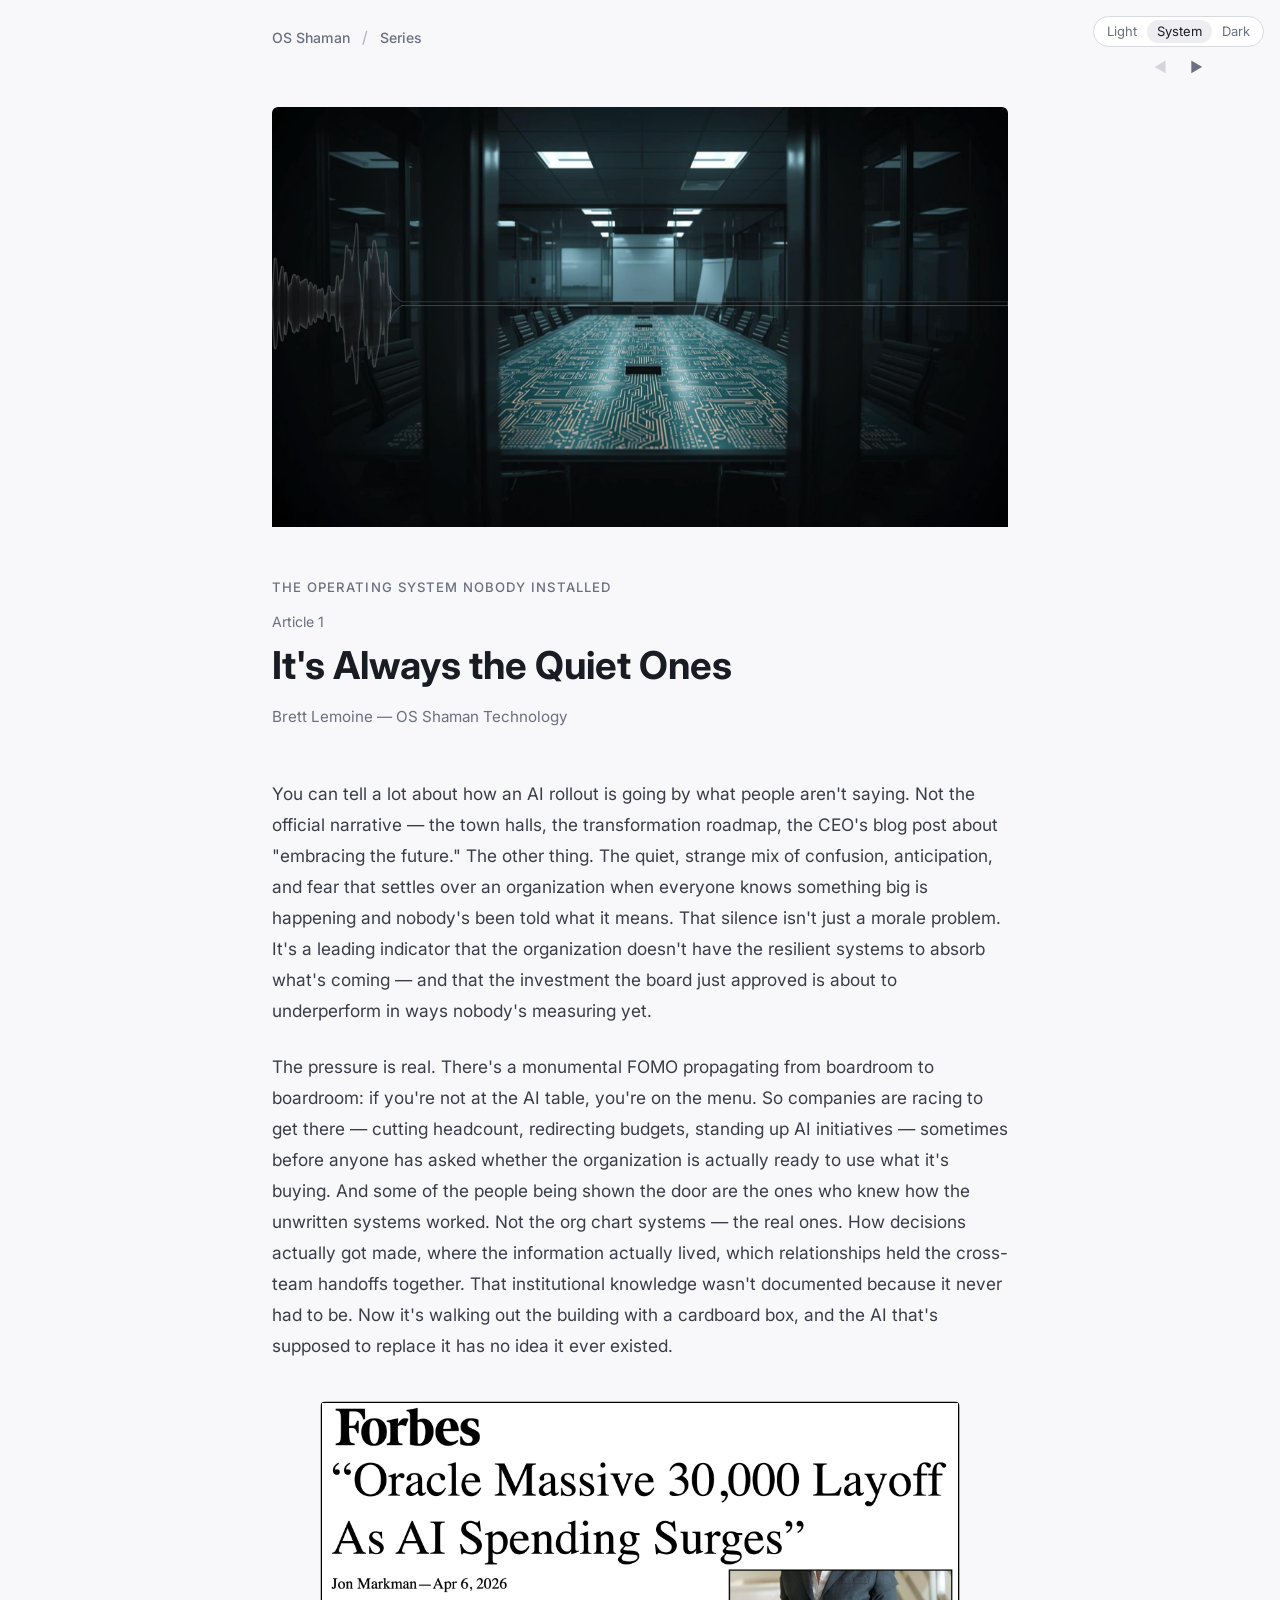
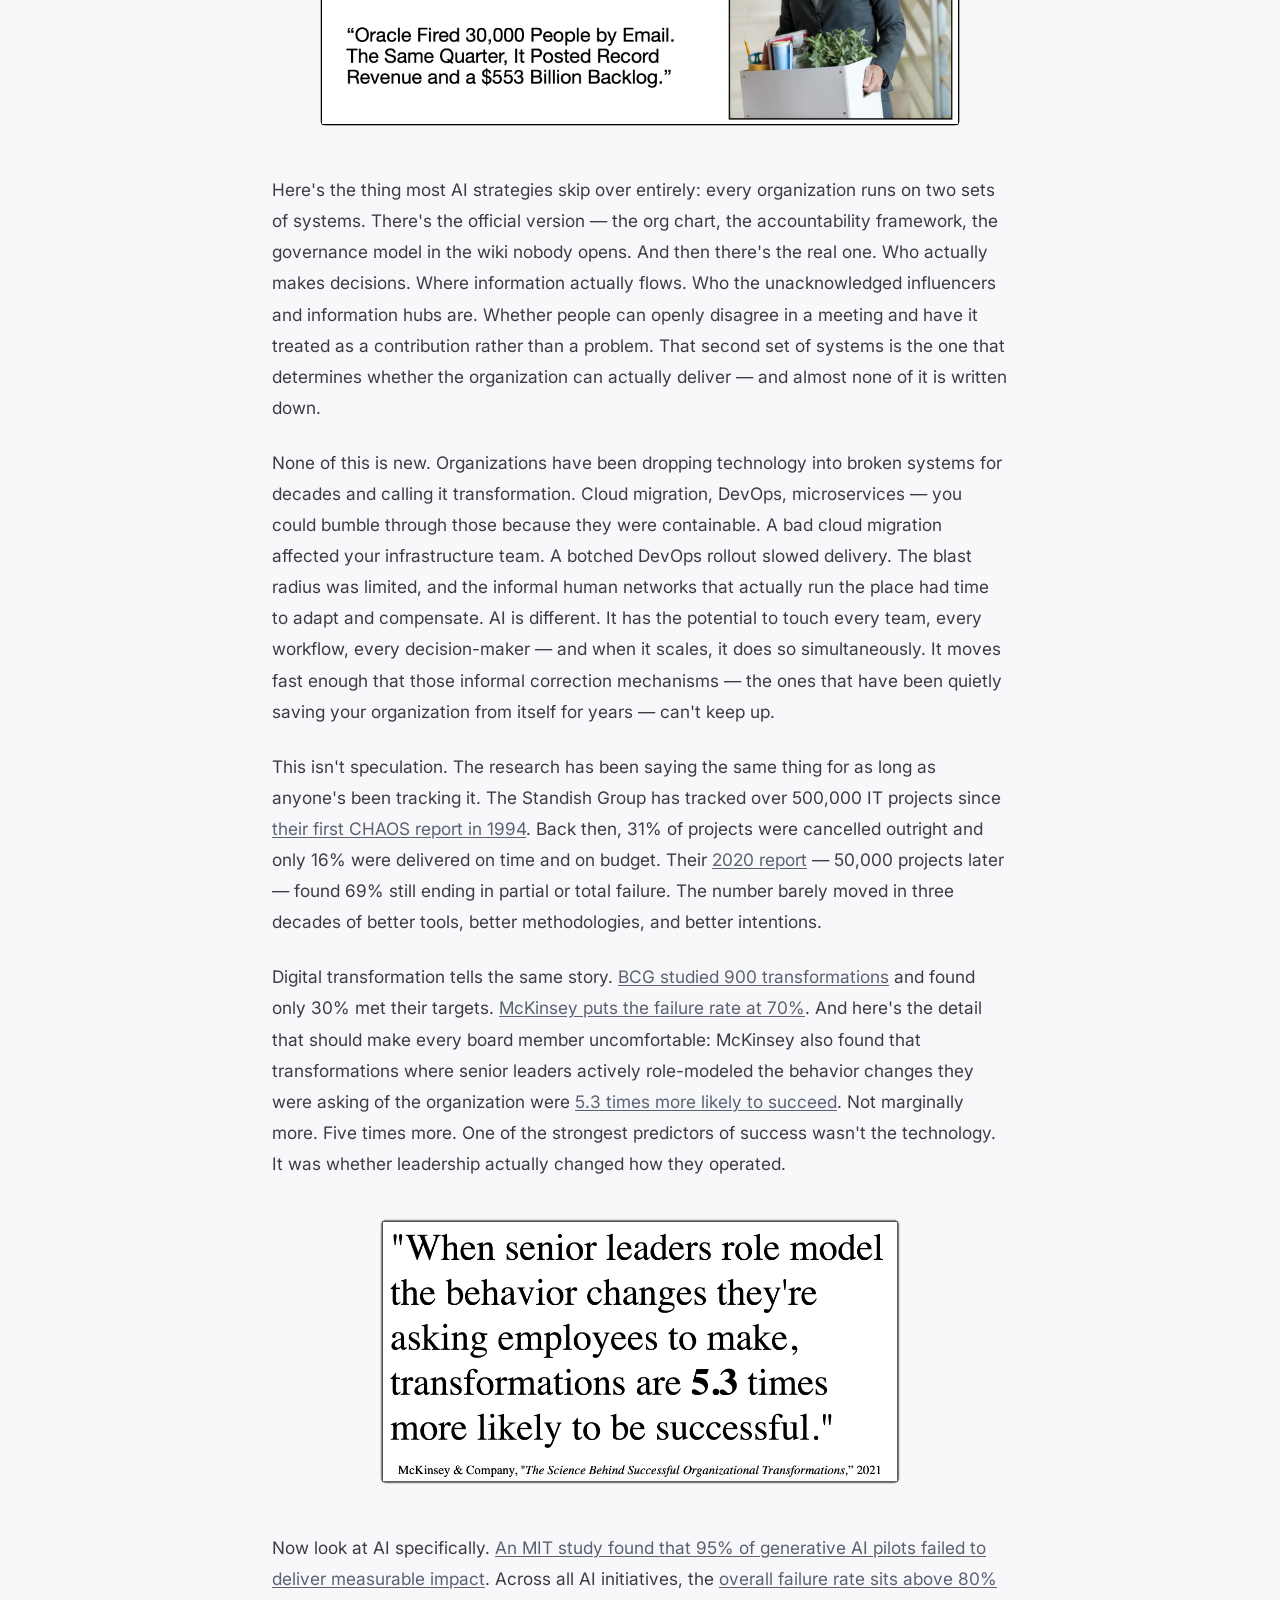
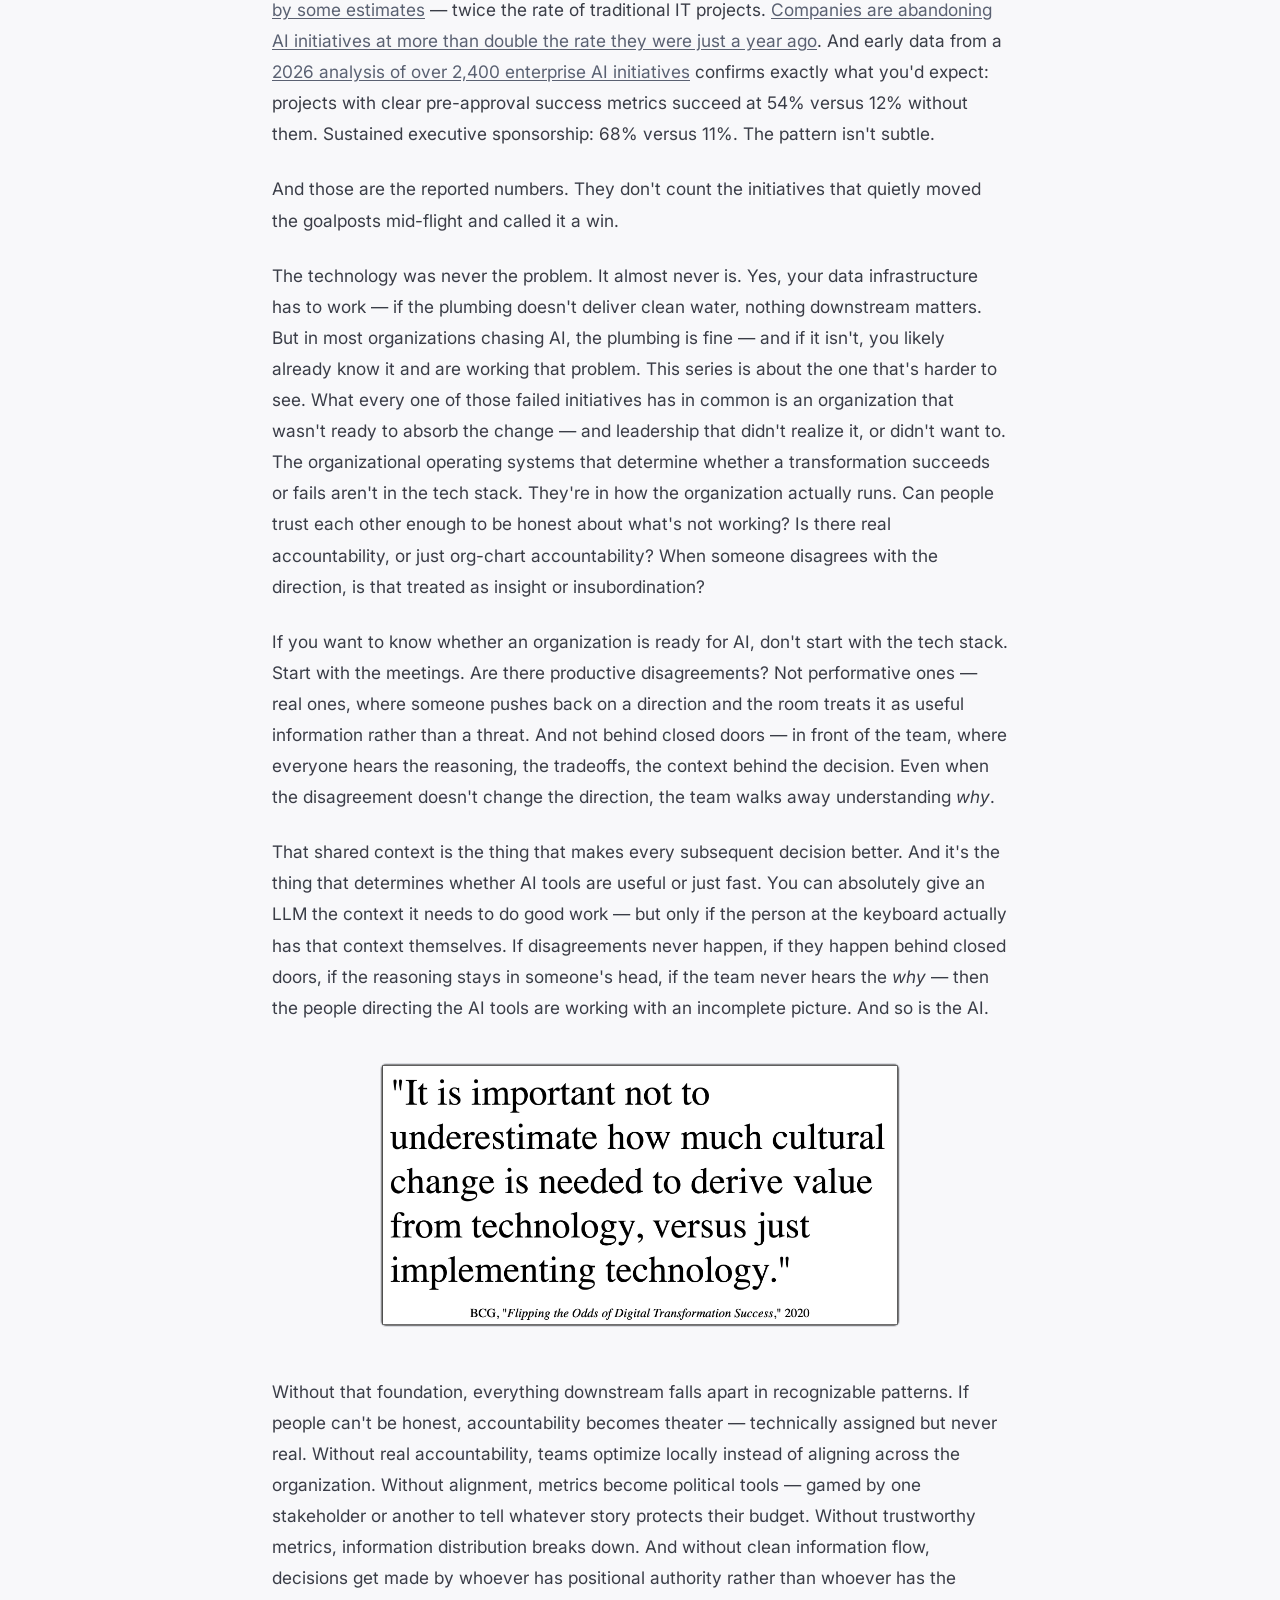
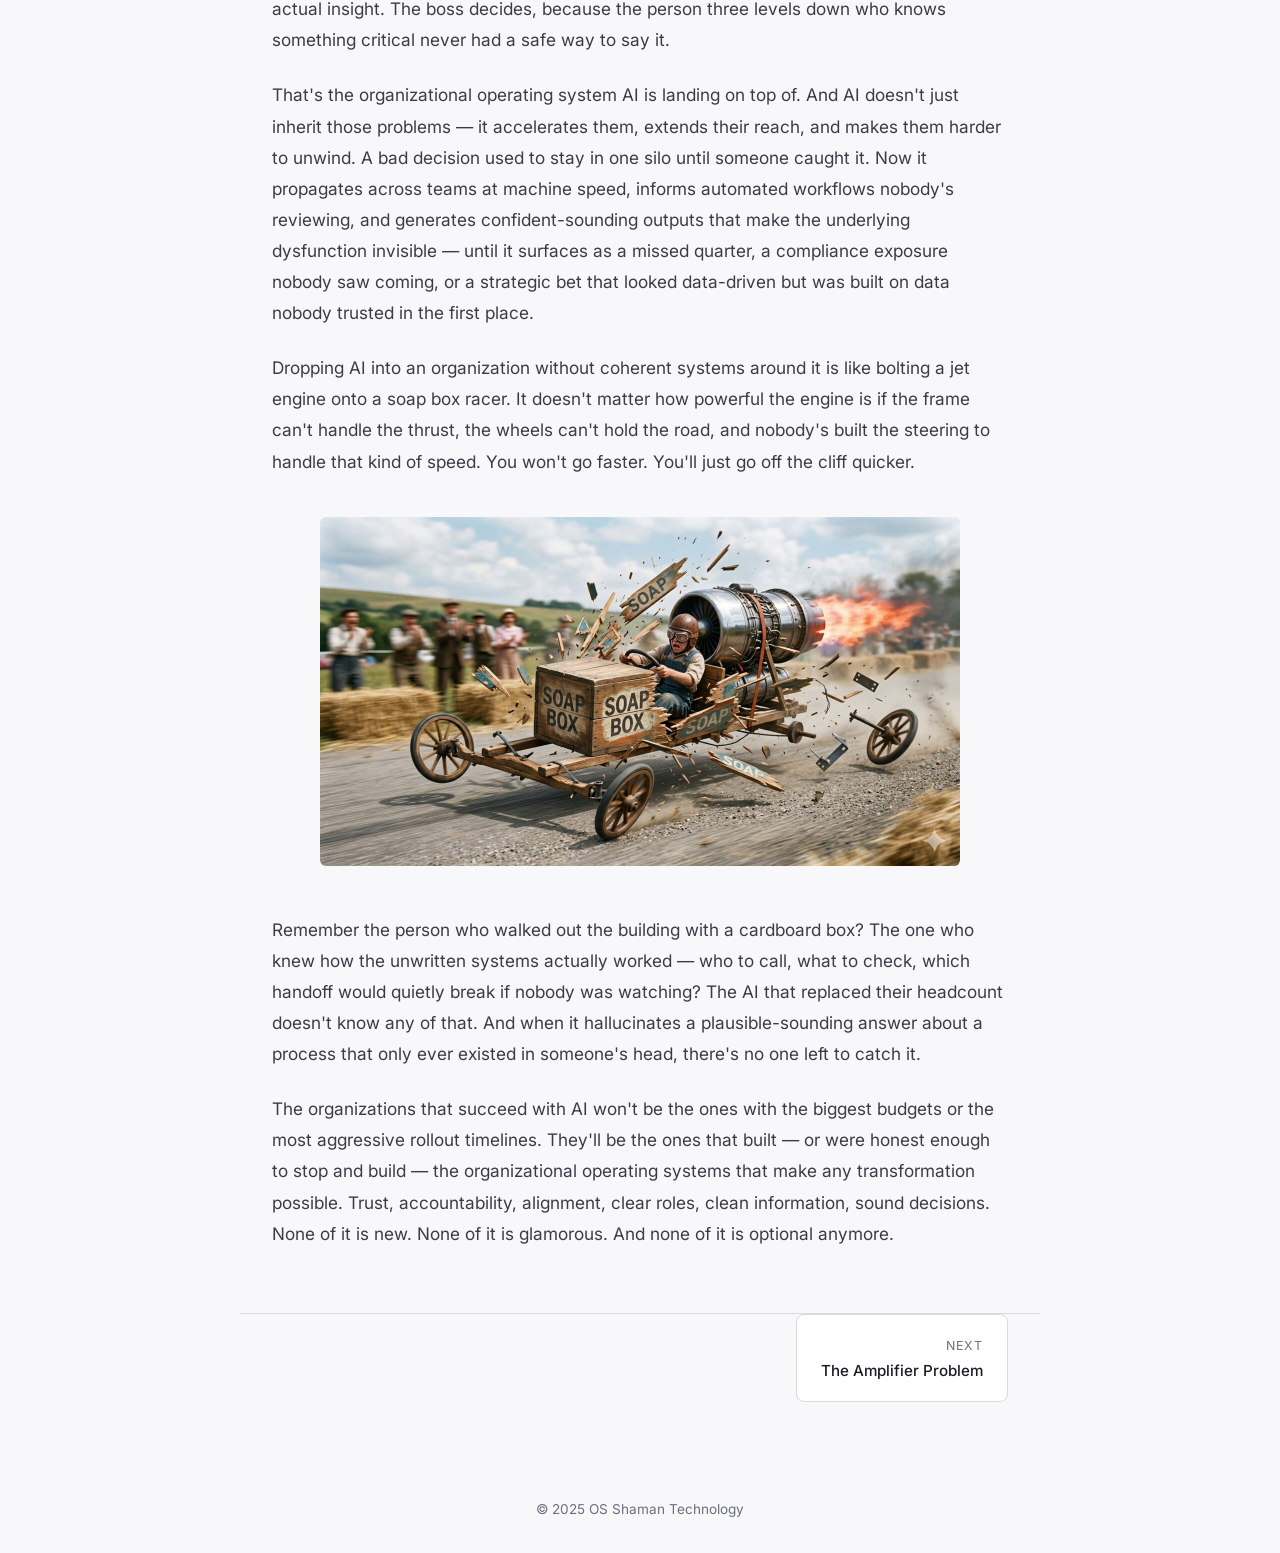
<file: series/the-quiet-ones/index.html>
<!DOCTYPE html>
<html lang="en">
<head>
    <meta charset="UTF-8">
    <meta name="viewport" content="width=device-width, initial-scale=1.0">
    <title>It's Always the Quiet Ones — OS Shaman Technology</title>
    <meta name="description" content="You can tell a lot about how an AI rollout is going by what people aren't saying. The silence settles over an organization when everyone knows something big is happening and nobody's been told what it means.">
    <link rel="preconnect" href="https://fonts.googleapis.com">
    <link rel="preconnect" href="https://fonts.gstatic.com" crossorigin>
    <link href="https://fonts.googleapis.com/css2?family=Inter:wght@300;400;500;600;700&display=swap" rel="stylesheet">
    <link rel="stylesheet" href="../../style.css">
</head>
<body>
    <div class="fixed-controls">
        <div class="theme-toggle"><button data-theme="light" aria-label="Light mode">Light</button><button data-theme="system" aria-label="System theme">System</button><button data-theme="dark" aria-label="Dark mode">Dark</button></div>
        <nav class="fixed-nav"><span class="disabled">&#9664;</span><a href="../the-amplifier-problem/index.html" title="The Amplifier Problem">&#9654;</a></nav>
    </div>
    <nav class="site-nav">
        <a href="../../index.html">OS Shaman</a>
        <span class="nav-sep">/</span>
        <a href="../index.html">Series</a>
    </nav>

    <header class="article-header">
        <div class="article-header-graphic">
            <img src="images/hero-1.png" alt="An empty conference room seen through glass doors">
        </div>
        <p class="article-series-label">The Operating System Nobody Installed</p>
        <p class="article-number">Article 1</p>
        <h1 class="article-title">It's Always the Quiet Ones</h1>
        <p class="article-author">Brett Lemoine &mdash; OS Shaman Technology</p>
    </header>

    <article class="article-body">
        <p>You can tell a lot about how an AI rollout is going by what people aren't saying. Not the official narrative &mdash; the town halls, the transformation roadmap, the CEO's blog post about "embracing the future." The other thing. The quiet, strange mix of confusion, anticipation, and fear that settles over an organization when everyone knows something big is happening and nobody's been told what it means. That silence isn't just a morale problem. It's a leading indicator that the organization doesn't have the resilient systems to absorb what's coming &mdash; and that the investment the board just approved is about to underperform in ways nobody's measuring yet.</p>

        <p>The pressure is real. There's a monumental FOMO propagating from boardroom to boardroom: if you're not at the AI table, you're on the menu. So companies are racing to get there &mdash; cutting headcount, redirecting budgets, standing up AI initiatives &mdash; sometimes before anyone has asked whether the organization is actually ready to use what it's buying. And some of the people being shown the door are the ones who knew how the unwritten systems worked. Not the org chart systems &mdash; the real ones. How decisions actually got made, where the information actually lived, which relationships held the cross-team handoffs together. That institutional knowledge wasn't documented because it never had to be. Now it's walking out the building with a cardboard box, and the AI that's supposed to replace it has no idea it ever existed.</p>

        <figure class="article-image illustration">
            <img src="images/Art-1-I-3.png" alt="Forbes headline: Oracle Massive 30,000 Layoff As AI Spending Surges — Jon Markman, Apr 6, 2026" loading="lazy">
        </figure>

        <p>Here's the thing most AI strategies skip over entirely: every organization runs on two sets of systems. There's the official version &mdash; the org chart, the accountability framework, the governance model in the wiki nobody opens. And then there's the real one. Who actually makes decisions. Where information actually flows. Who the unacknowledged influencers and information hubs are. Whether people can openly disagree in a meeting and have it treated as a contribution rather than a problem. That second set of systems is the one that determines whether the organization can actually deliver &mdash; and almost none of it is written down.</p>

        <p>None of this is new. Organizations have been dropping technology into broken systems for decades and calling it transformation. Cloud migration, DevOps, microservices &mdash; you could bumble through those because they were containable. A bad cloud migration affected your infrastructure team. A botched DevOps rollout slowed delivery. The blast radius was limited, and the informal human networks that actually run the place had time to adapt and compensate. AI is different. It has the potential to touch every team, every workflow, every decision-maker &mdash; and when it scales, it does so simultaneously. It moves fast enough that those informal correction mechanisms &mdash; the ones that have been quietly saving your organization from itself for years &mdash; can't keep up.</p>

        <p>This isn't speculation. The research has been saying the same thing for as long as anyone's been tracking it. The Standish Group has tracked over 500,000 IT projects since <a href="https://cs.franklin.edu/~smithw/ITEC495_Resources/chaos%20report.pdf" target="_blank" rel="noopener">their first CHAOS report in 1994</a>. Back then, 31% of projects were cancelled outright and only 16% were delivered on time and on budget. Their <a href="https://opencommons.org/CHAOS_Report_on_IT_Project_Outcomes" target="_blank" rel="noopener">2020 report</a> &mdash; 50,000 projects later &mdash; found 69% still ending in partial or total failure. The number barely moved in three decades of better tools, better methodologies, and better intentions.</p>

        <p>Digital transformation tells the same story. <a href="https://www.bcg.com/publications/2020/increasing-odds-of-success-in-digital-transformation" target="_blank" rel="noopener">BCG studied 900 transformations</a> and found only 30% met their targets. <a href="https://www.mckinsey.com/capabilities/transformation/our-insights/perspectives-on-transformation" target="_blank" rel="noopener">McKinsey puts the failure rate at 70%</a>. And here's the detail that should make every board member uncomfortable: McKinsey also found that transformations where senior leaders actively role-modeled the behavior changes they were asking of the organization were <a href="https://www.mckinsey.com/capabilities/people-and-organizational-performance/our-insights/successful-transformations" target="_blank" rel="noopener">5.3 times more likely to succeed</a>. Not marginally more. Five times more. One of the strongest predictors of success wasn't the technology. It was whether leadership actually changed how they operated.</p>

        <figure class="article-image quote-image">
            <img src="images/Art-1-Q-1.png" alt="McKinsey: When senior leaders role model the behavior changes they're asking employees to make, transformations are 5.3 times more likely to be successful." loading="lazy">
        </figure>

        <p>Now look at AI specifically. <a href="https://fortune.com/2025/08/18/mit-report-95-percent-generative-ai-pilots-at-companies-failing-cfo/" target="_blank" rel="noopener">An MIT study found that 95% of generative AI pilots failed to deliver measurable impact</a>. Across all AI initiatives, the <a href="https://www.rand.org/pubs/research_reports/RRA2680-1.html" target="_blank" rel="noopener">overall failure rate sits above 80% by some estimates</a> &mdash; twice the rate of traditional IT projects. <a href="https://www.ciodive.com/news/AI-project-fail-data-SPGlobal/742590/" target="_blank" rel="noopener">Companies are abandoning AI initiatives at more than double the rate they were just a year ago</a>. And early data from a <a href="https://www.pertamapartners.com/insights/ai-project-failure-statistics-2026" target="_blank" rel="noopener">2026 analysis of over 2,400 enterprise AI initiatives</a> confirms exactly what you'd expect: projects with clear pre-approval success metrics succeed at 54% versus 12% without them. Sustained executive sponsorship: 68% versus 11%. The pattern isn't subtle.</p>

        <p>And those are the reported numbers. They don't count the initiatives that quietly moved the goalposts mid-flight and called it a win.</p>

        <p>The technology was never the problem. It almost never is. Yes, your data infrastructure has to work &mdash; if the plumbing doesn't deliver clean water, nothing downstream matters. But in most organizations chasing AI, the plumbing is fine &mdash; and if it isn't, you likely already know it and are working that problem. This series is about the one that's harder to see. What every one of those failed initiatives has in common is an organization that wasn't ready to absorb the change &mdash; and leadership that didn't realize it, or didn't want to. The organizational operating systems that determine whether a transformation succeeds or fails aren't in the tech stack. They're in how the organization actually runs. Can people trust each other enough to be honest about what's not working? Is there real accountability, or just org-chart accountability? When someone disagrees with the direction, is that treated as insight or insubordination?</p>

        <p>If you want to know whether an organization is ready for AI, don't start with the tech stack. Start with the meetings. Are there productive disagreements? Not performative ones &mdash; real ones, where someone pushes back on a direction and the room treats it as useful information rather than a threat. And not behind closed doors &mdash; in front of the team, where everyone hears the reasoning, the tradeoffs, the context behind the decision. Even when the disagreement doesn't change the direction, the team walks away understanding <em>why</em>.</p>

        <p>That shared context is the thing that makes every subsequent decision better. And it's the thing that determines whether AI tools are useful or just fast. You can absolutely give an LLM the context it needs to do good work &mdash; but only if the person at the keyboard actually has that context themselves. If disagreements never happen, if they happen behind closed doors, if the reasoning stays in someone's head, if the team never hears the <em>why</em> &mdash; then the people directing the AI tools are working with an incomplete picture. And so is the AI.</p>

        <figure class="article-image quote-image">
            <img src="images/Art-1-Q-2.png" alt="BCG: It is important not to underestimate how much cultural change is needed to derive value from technology, versus just implementing technology." loading="lazy">
        </figure>

        <p>Without that foundation, everything downstream falls apart in recognizable patterns. If people can't be honest, accountability becomes theater &mdash; technically assigned but never real. Without real accountability, teams optimize locally instead of aligning across the organization. Without alignment, metrics become political tools &mdash; gamed by one stakeholder or another to tell whatever story protects their budget. Without trustworthy metrics, information distribution breaks down. And without clean information flow, decisions get made by whoever has positional authority rather than whoever has the actual insight. The boss decides, because the person three levels down who knows something critical never had a safe way to say it.</p>

        <p>That's the organizational operating system AI is landing on top of. And AI doesn't just inherit those problems &mdash; it accelerates them, extends their reach, and makes them harder to unwind. A bad decision used to stay in one silo until someone caught it. Now it propagates across teams at machine speed, informs automated workflows nobody's reviewing, and generates confident-sounding outputs that make the underlying dysfunction invisible &mdash; until it surfaces as a missed quarter, a compliance exposure nobody saw coming, or a strategic bet that looked data-driven but was built on data nobody trusted in the first place.</p>

        <p>Dropping AI into an organization without coherent systems around it is like bolting a jet engine onto a soap box racer. It doesn't matter how powerful the engine is if the frame can't handle the thrust, the wheels can't hold the road, and nobody's built the steering to handle that kind of speed. You won't go faster. You'll just go off the cliff quicker.</p>

        <figure class="article-image illustration">
            <img src="images/Art-1-I-4.jpg" alt="A soap box racer with a jet engine bolted on, coming apart at speed" loading="lazy">
        </figure>

        <p>Remember the person who walked out the building with a cardboard box? The one who knew how the unwritten systems actually worked &mdash; who to call, what to check, which handoff would quietly break if nobody was watching? The AI that replaced their headcount doesn't know any of that. And when it hallucinates a plausible-sounding answer about a process that only ever existed in someone's head, there's no one left to catch it.</p>

        <p>The organizations that succeed with AI won't be the ones with the biggest budgets or the most aggressive rollout timelines. They'll be the ones that built &mdash; or were honest enough to stop and build &mdash; the organizational operating systems that make any transformation possible. Trust, accountability, alignment, clear roles, clean information, sound decisions. None of it is new. None of it is glamorous. And none of it is optional anymore.</p>
    </article>

    <hr class="divider">

    <nav class="article-nav">
        <a href="../the-amplifier-problem/index.html" class="next">
            <p class="article-nav-label">Next</p>
            <p class="article-nav-title">The Amplifier Problem</p>
        </a>
    </nav>

    <footer class="footer">
        &copy; 2025 OS Shaman Technology
    </footer>
    <script src="../../theme.js"></script>
    <script data-goatcounter="https://osshaman.goatcounter.com/count"
            async src="//gc.zgo.at/count.js"></script>
</body>
</html>
</file>
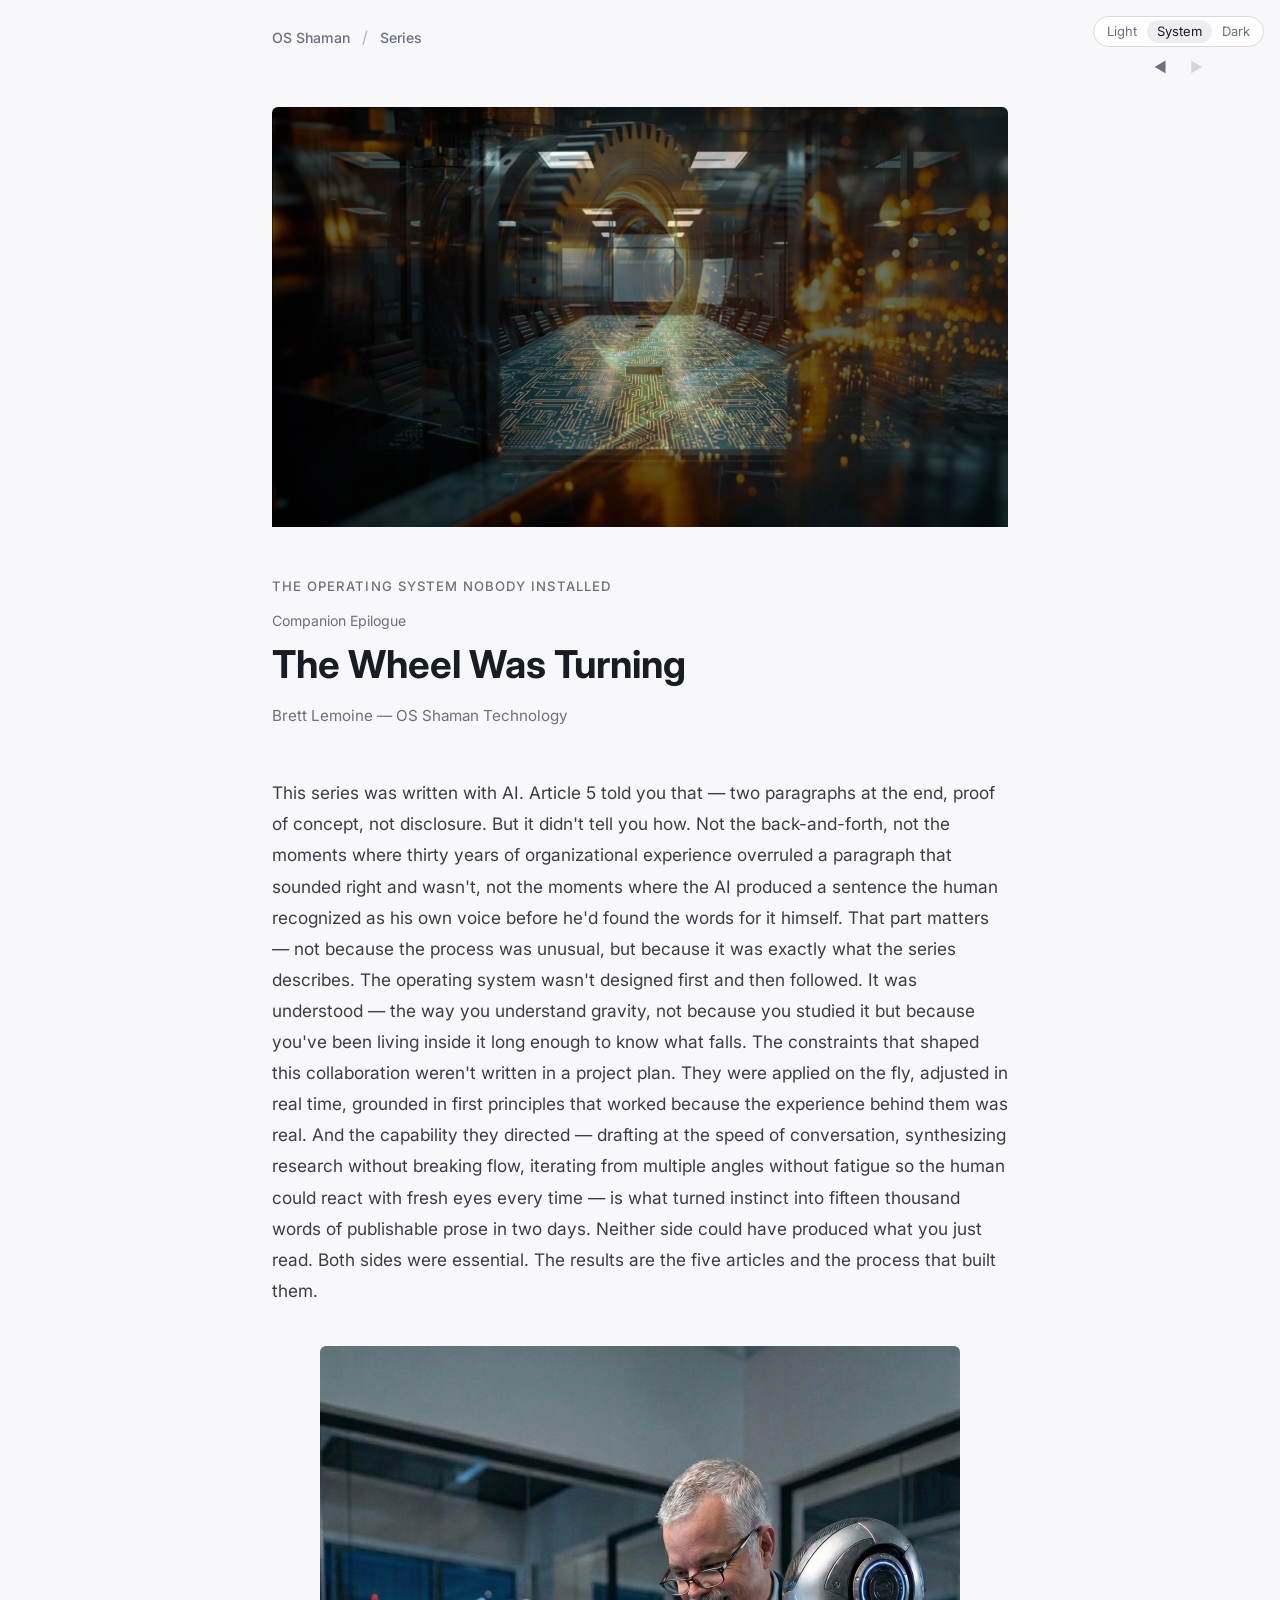
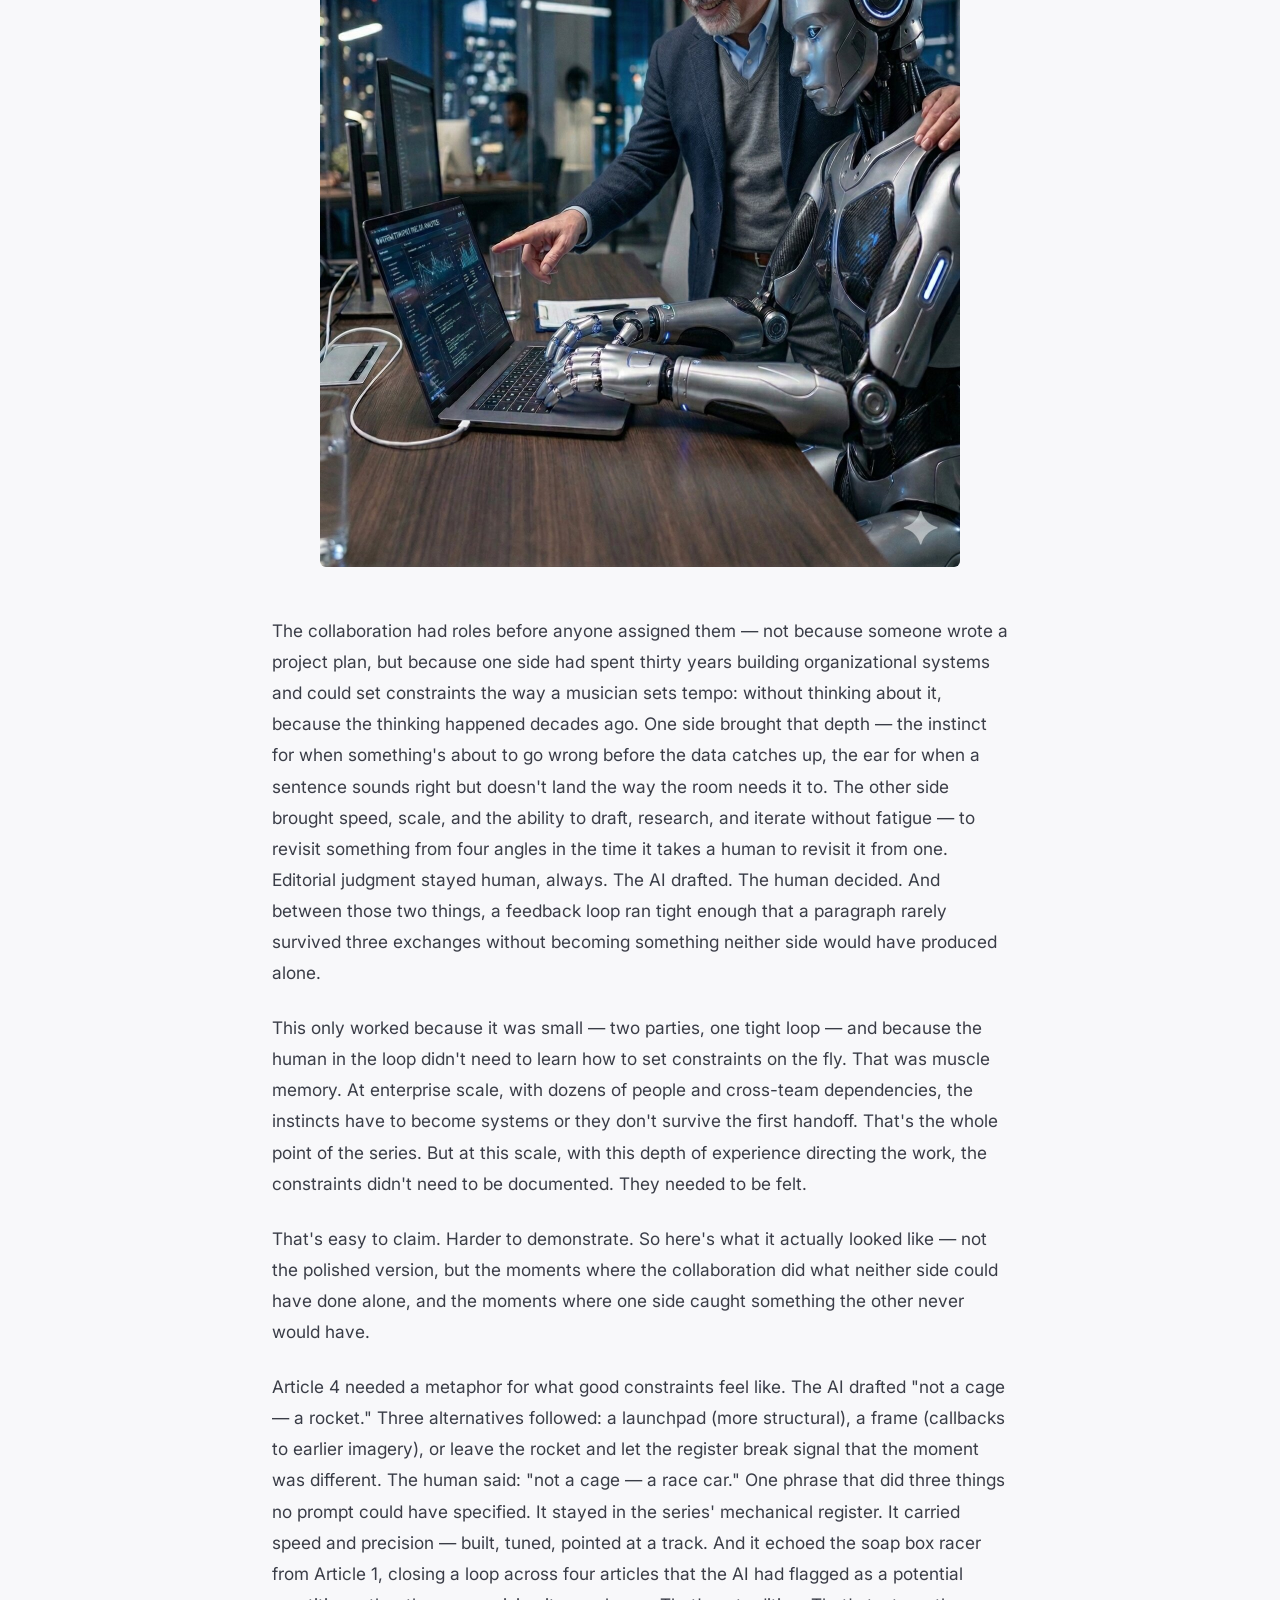
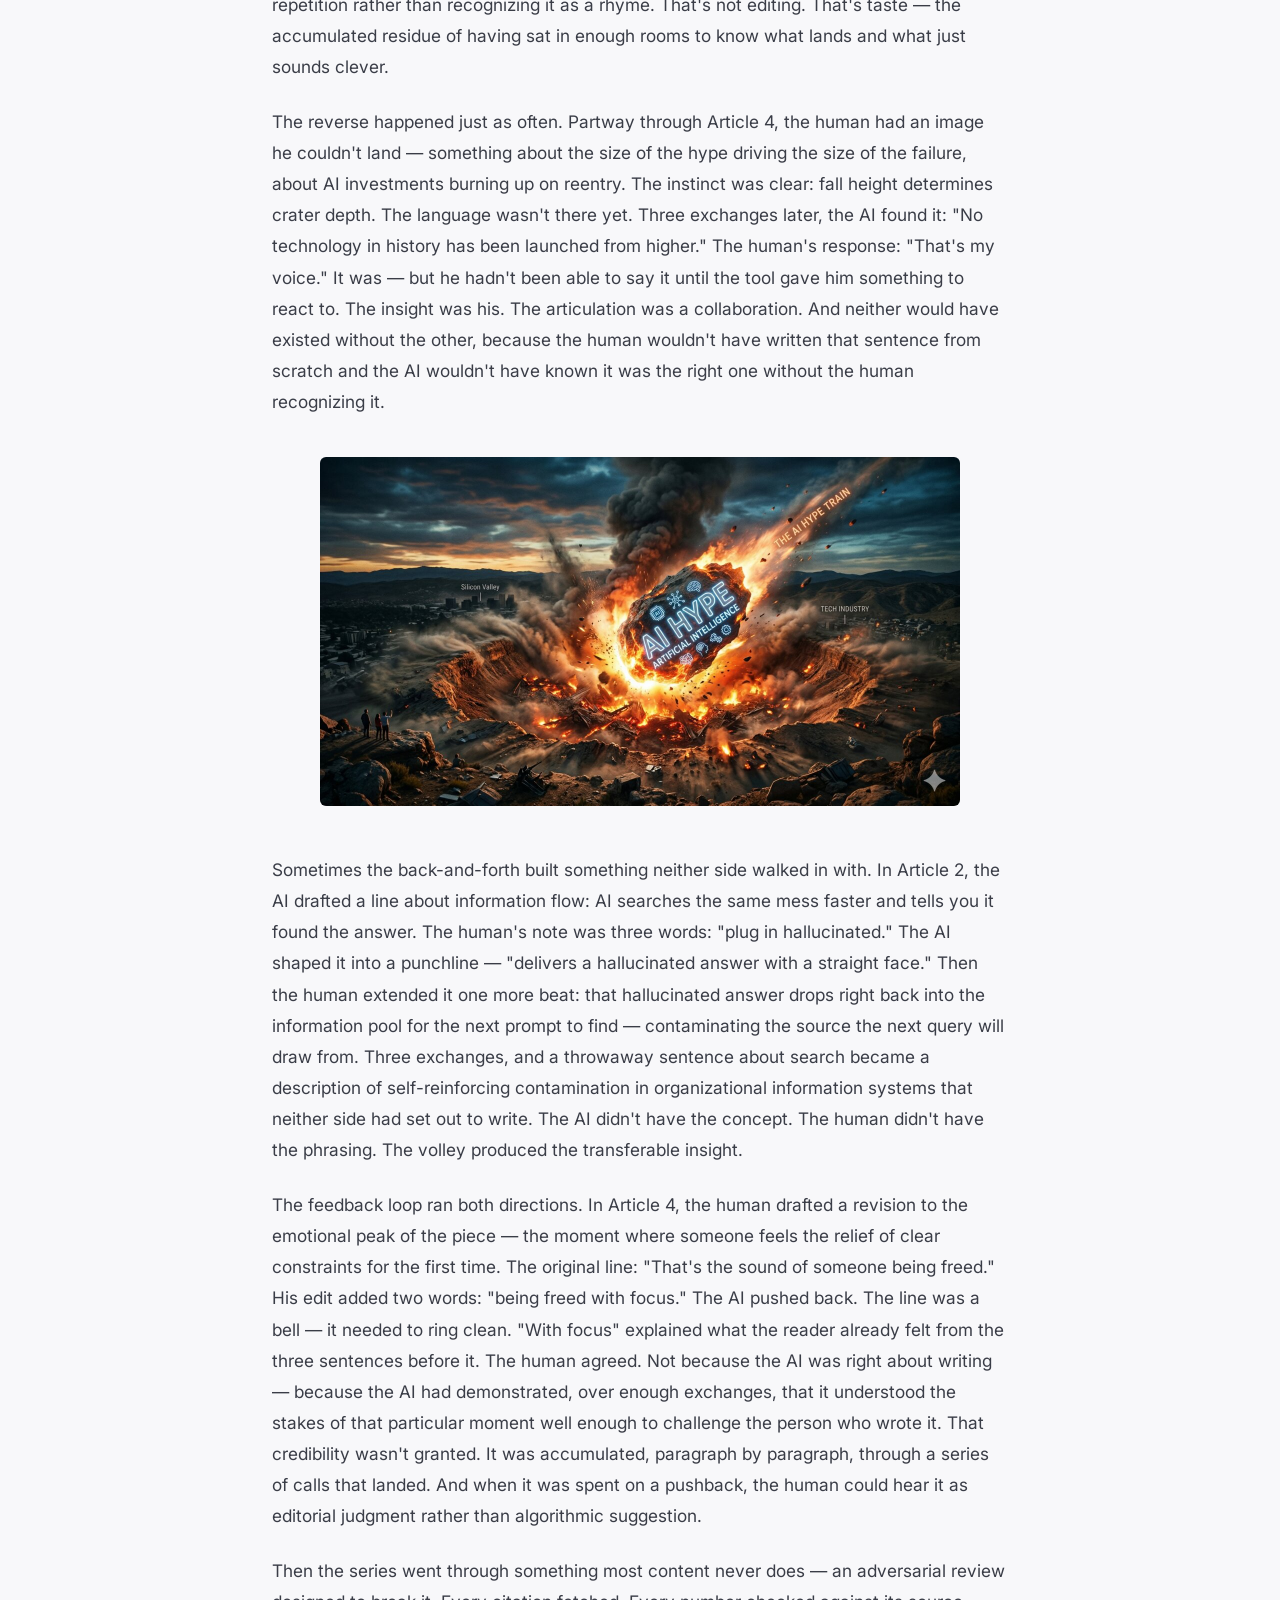
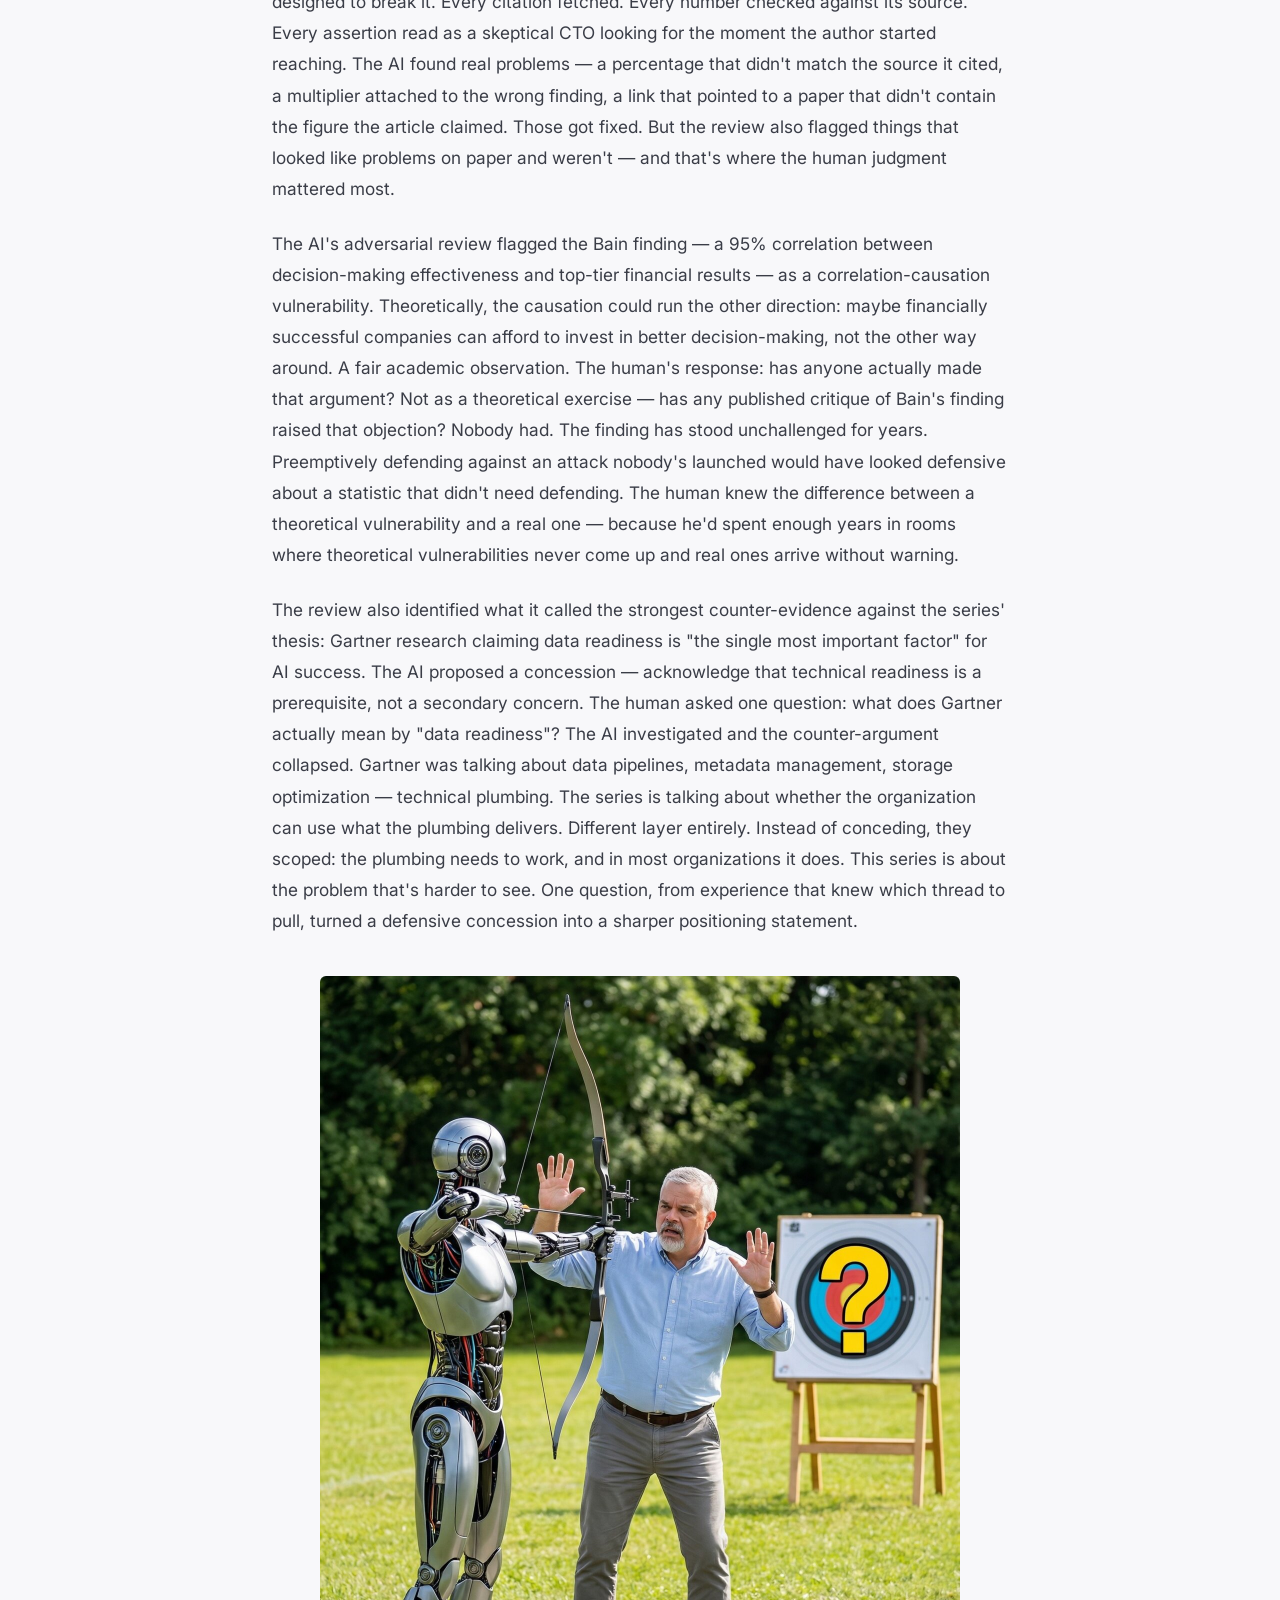
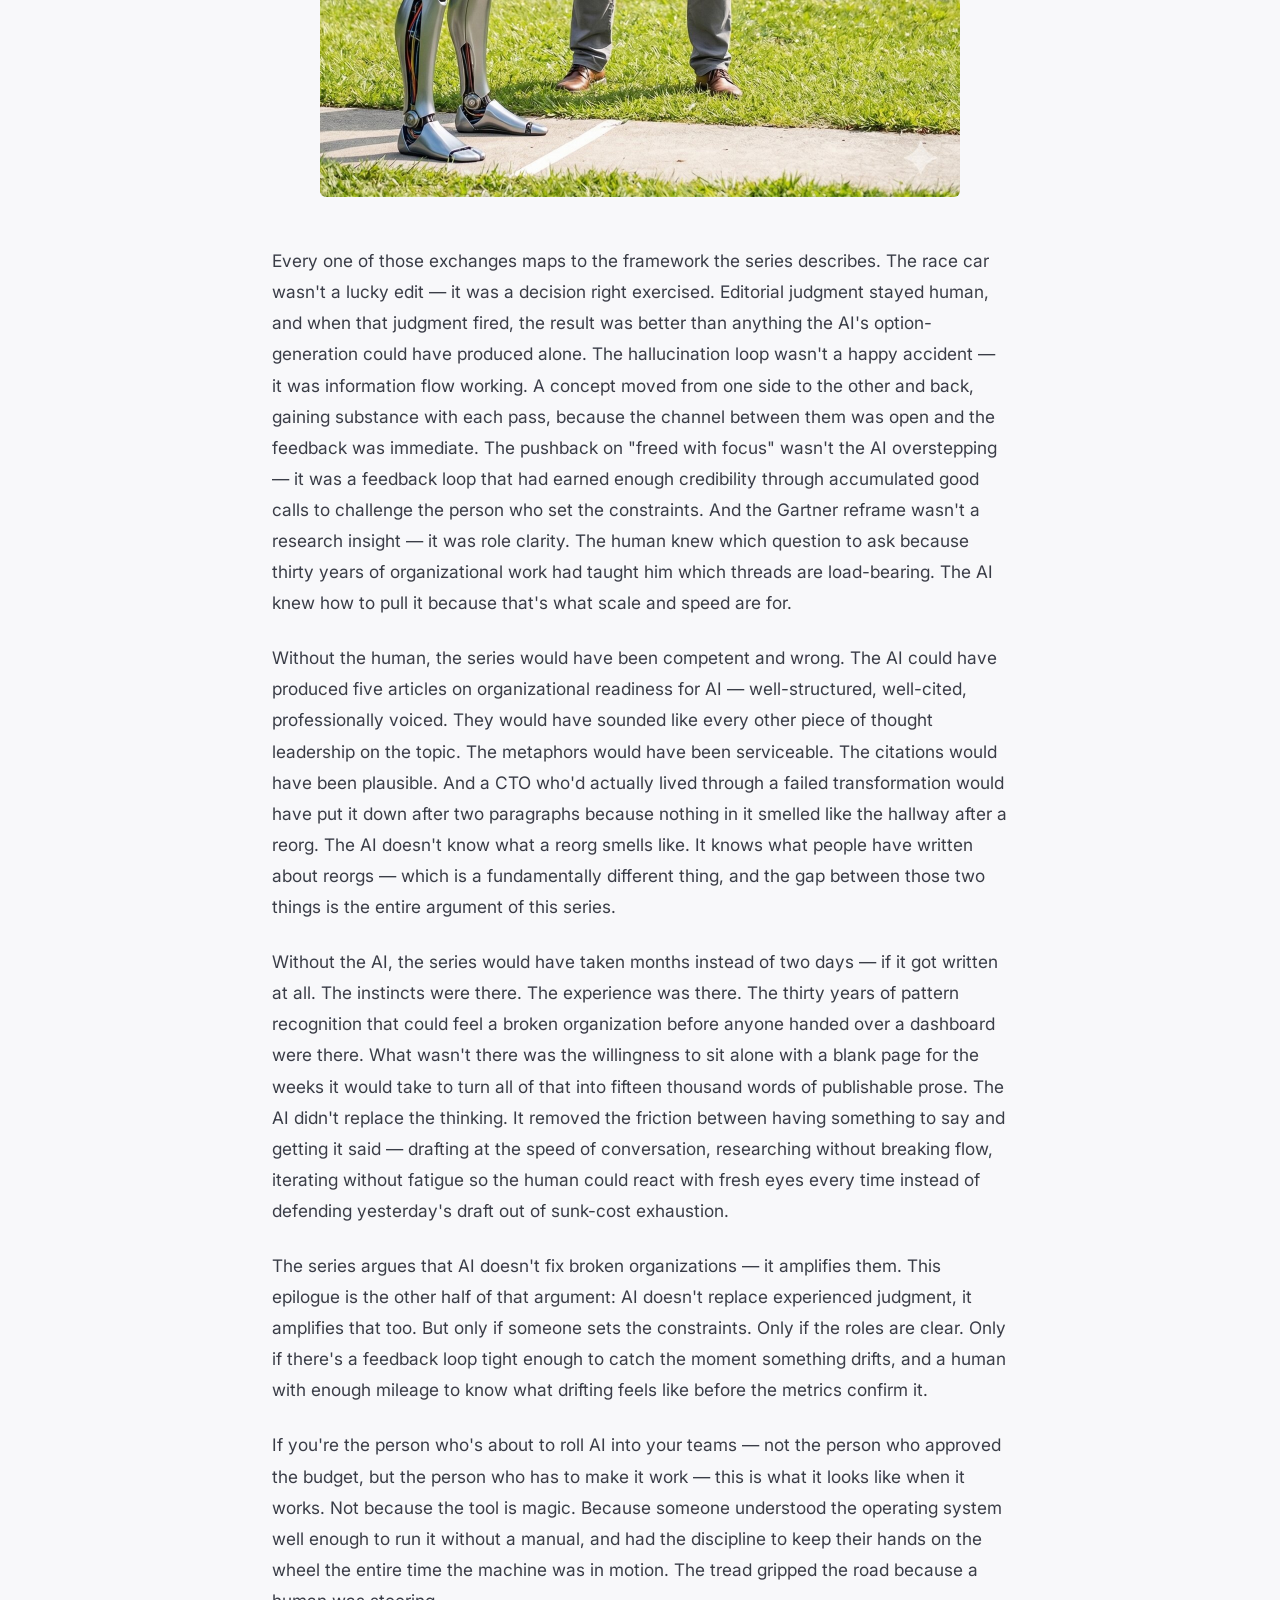
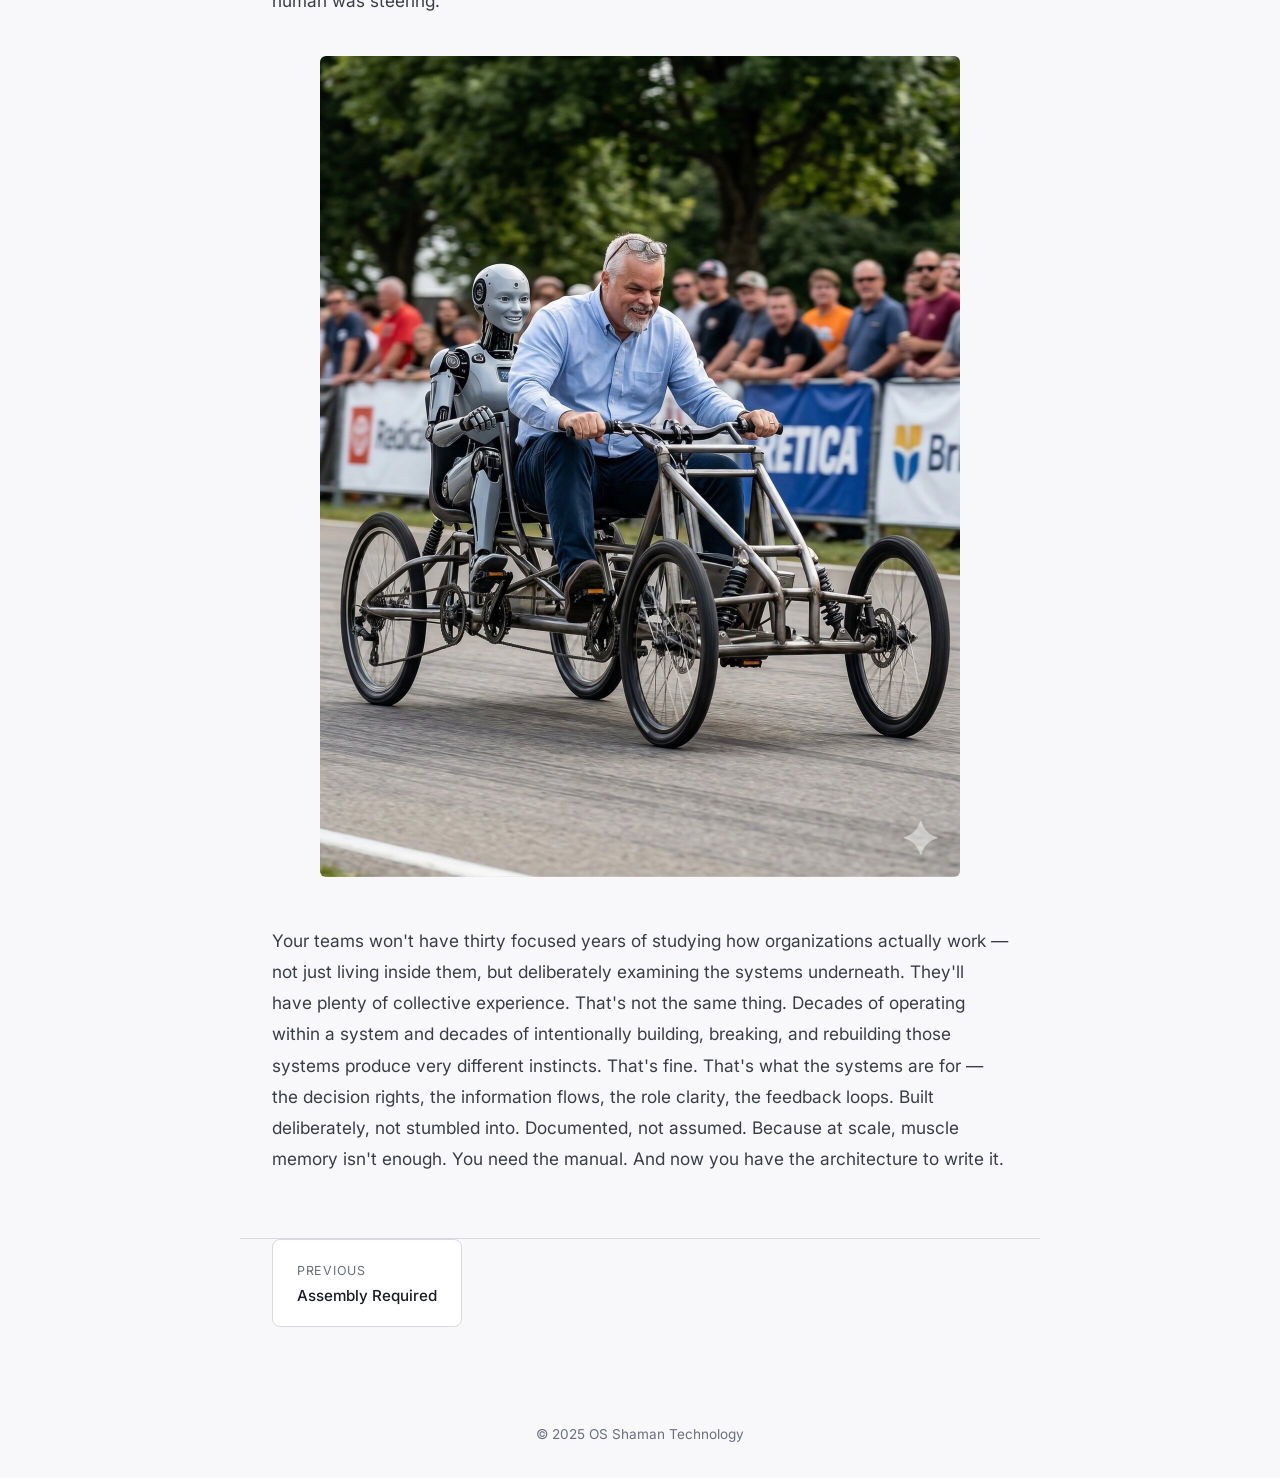
<file: series/the-wheel-was-turning/index.html>
<!DOCTYPE html>
<html lang="en">
<head>
    <meta charset="UTF-8">
    <meta name="viewport" content="width=device-width, initial-scale=1.0">
    <title>The Wheel Was Turning — OS Shaman Technology</title>
    <meta name="description" content="A companion epilogue exploring the collaboration between human judgment and AI in writing the Operating System Nobody Installed series, revealing the back-and-forth that turned instinct into publishable prose.">
    <link rel="preconnect" href="https://fonts.googleapis.com">
    <link rel="preconnect" href="https://fonts.gstatic.com" crossorigin>
    <link href="https://fonts.googleapis.com/css2?family=Inter:wght@300;400;500;600;700&display=swap" rel="stylesheet">
    <link rel="stylesheet" href="../../style.css">
</head>
<body>
    <div class="fixed-controls">
        <div class="theme-toggle"><button data-theme="light" aria-label="Light mode">Light</button><button data-theme="system" aria-label="System theme">System</button><button data-theme="dark" aria-label="Dark mode">Dark</button></div>
        <nav class="fixed-nav"><a href="../assembly-required/index.html" title="Assembly Required">&#9664;</a><span class="disabled">&#9654;</span></nav>
    </div>
    <nav class="site-nav">
        <a href="../../index.html">OS Shaman</a>
        <span class="nav-sep">/</span>
        <a href="../index.html">Series</a>
    </nav>

    <header class="article-header">
        <div class="article-header-graphic">
            <img src="images/hero-6.png" alt="A conference room with a circuit board table surface, golden gears turning overhead, and glowing particles of light">
        </div>
        <p class="article-series-label">The Operating System Nobody Installed</p>
        <p class="article-number">Companion Epilogue</p>
        <h1 class="article-title">The Wheel Was Turning</h1>
        <p class="article-author">Brett Lemoine — OS Shaman Technology</p>
    </header>

    <article class="article-body">
        <p>This series was written with AI. Article 5 told you that &mdash; two paragraphs at the end, proof of concept, not disclosure. But it didn't tell you how. Not the back-and-forth, not the moments where thirty years of organizational experience overruled a paragraph that sounded right and wasn't, not the moments where the AI produced a sentence the human recognized as his own voice before he'd found the words for it himself. That part matters &mdash; not because the process was unusual, but because it was exactly what the series describes. The operating system wasn't designed first and then followed. It was understood &mdash; the way you understand gravity, not because you studied it but because you've been living inside it long enough to know what falls. The constraints that shaped this collaboration weren't written in a project plan. They were applied on the fly, adjusted in real time, grounded in first principles that worked because the experience behind them was real. And the capability they directed &mdash; drafting at the speed of conversation, synthesizing research without breaking flow, iterating from multiple angles without fatigue so the human could react with fresh eyes every time &mdash; is what turned instinct into fifteen thousand words of publishable prose in two days. Neither side could have produced what you just read. Both sides were essential. The results are the five articles and the process that built them.</p>

        <figure class="article-image illustration">
            <img src="images/Art-6-I-1.jpg" alt="A man in business attire working alongside a humanoid robot at a laptop in a modern office at night" loading="lazy">
        </figure>

        <p>The collaboration had roles before anyone assigned them &mdash; not because someone wrote a project plan, but because one side had spent thirty years building organizational systems and could set constraints the way a musician sets tempo: without thinking about it, because the thinking happened decades ago. One side brought that depth &mdash; the instinct for when something's about to go wrong before the data catches up, the ear for when a sentence sounds right but doesn't land the way the room needs it to. The other side brought speed, scale, and the ability to draft, research, and iterate without fatigue &mdash; to revisit something from four angles in the time it takes a human to revisit it from one. Editorial judgment stayed human, always. The AI drafted. The human decided. And between those two things, a feedback loop ran tight enough that a paragraph rarely survived three exchanges without becoming something neither side would have produced alone.</p>

        <p>This only worked because it was small &mdash; two parties, one tight loop &mdash; and because the human in the loop didn't need to learn how to set constraints on the fly. That was muscle memory. At enterprise scale, with dozens of people and cross-team dependencies, the instincts have to become systems or they don't survive the first handoff. That's the whole point of the series. But at this scale, with this depth of experience directing the work, the constraints didn't need to be documented. They needed to be felt.</p>

        <p>That's easy to claim. Harder to demonstrate. So here's what it actually looked like &mdash; not the polished version, but the moments where the collaboration did what neither side could have done alone, and the moments where one side caught something the other never would have.</p>

        <p>Article 4 needed a metaphor for what good constraints feel like. The AI drafted "not a cage &mdash; a rocket." Three alternatives followed: a launchpad (more structural), a frame (callbacks to earlier imagery), or leave the rocket and let the register break signal that the moment was different. The human said: "not a cage &mdash; a race car." One phrase that did three things no prompt could have specified. It stayed in the series' mechanical register. It carried speed and precision &mdash; built, tuned, pointed at a track. And it echoed the soap box racer from Article 1, closing a loop across four articles that the AI had flagged as a potential repetition rather than recognizing it as a rhyme. That's not editing. That's taste &mdash; the accumulated residue of having sat in enough rooms to know what lands and what just sounds clever.</p>

        <p>The reverse happened just as often. Partway through Article 4, the human had an image he couldn't land &mdash; something about the size of the hype driving the size of the failure, about AI investments burning up on reentry. The instinct was clear: fall height determines crater depth. The language wasn't there yet. Three exchanges later, the AI found it: "No technology in history has been launched from higher." The human's response: "That's my voice." It was &mdash; but he hadn't been able to say it until the tool gave him something to react to. The insight was his. The articulation was a collaboration. And neither would have existed without the other, because the human wouldn't have written that sentence from scratch and the AI wouldn't have known it was the right one without the human recognizing it.</p>

        <figure class="article-image illustration">
            <img src="images/Art-6-I-2.jpg" alt="An AI Hype meteor crashing into a barren landscape, creating an explosion and crater" loading="lazy">
        </figure>

        <p>Sometimes the back-and-forth built something neither side walked in with. In Article 2, the AI drafted a line about information flow: AI searches the same mess faster and tells you it found the answer. The human's note was three words: "plug in hallucinated." The AI shaped it into a punchline &mdash; "delivers a hallucinated answer with a straight face." Then the human extended it one more beat: that hallucinated answer drops right back into the information pool for the next prompt to find &mdash; contaminating the source the next query will draw from. Three exchanges, and a throwaway sentence about search became a description of self-reinforcing contamination in organizational information systems that neither side had set out to write. The AI didn't have the concept. The human didn't have the phrasing. The volley produced the transferable insight.</p>

        <p>The feedback loop ran both directions. In Article 4, the human drafted a revision to the emotional peak of the piece &mdash; the moment where someone feels the relief of clear constraints for the first time. The original line: "That's the sound of someone being freed." His edit added two words: "being freed with focus." The AI pushed back. The line was a bell &mdash; it needed to ring clean. "With focus" explained what the reader already felt from the three sentences before it. The human agreed. Not because the AI was right about writing &mdash; because the AI had demonstrated, over enough exchanges, that it understood the stakes of that particular moment well enough to challenge the person who wrote it. That credibility wasn't granted. It was accumulated, paragraph by paragraph, through a series of calls that landed. And when it was spent on a pushback, the human could hear it as editorial judgment rather than algorithmic suggestion.</p>

        <p>Then the series went through something most content never does &mdash; an adversarial review designed to break it. Every citation fetched. Every number checked against its source. Every assertion read as a skeptical CTO looking for the moment the author started reaching. The AI found real problems &mdash; a percentage that didn't match the source it cited, a multiplier attached to the wrong finding, a link that pointed to a paper that didn't contain the figure the article claimed. Those got fixed. But the review also flagged things that looked like problems on paper and weren't &mdash; and that's where the human judgment mattered most.</p>

        <p>The AI's adversarial review flagged the Bain finding &mdash; a 95% correlation between decision-making effectiveness and top-tier financial results &mdash; as a correlation-causation vulnerability. Theoretically, the causation could run the other direction: maybe financially successful companies can afford to invest in better decision-making, not the other way around. A fair academic observation. The human's response: has anyone actually made that argument? Not as a theoretical exercise &mdash; has any published critique of Bain's finding raised that objection? Nobody had. The finding has stood unchallenged for years. Preemptively defending against an attack nobody's launched would have looked defensive about a statistic that didn't need defending. The human knew the difference between a theoretical vulnerability and a real one &mdash; because he'd spent enough years in rooms where theoretical vulnerabilities never come up and real ones arrive without warning.</p>

        <p>The review also identified what it called the strongest counter-evidence against the series' thesis: Gartner research claiming data readiness is "the single most important factor" for AI success. The AI proposed a concession &mdash; acknowledge that technical readiness is a prerequisite, not a secondary concern. The human asked one question: what does Gartner actually mean by "data readiness"? The AI investigated and the counter-argument collapsed. Gartner was talking about data pipelines, metadata management, storage optimization &mdash; technical plumbing. The series is talking about whether the organization can use what the plumbing delivers. Different layer entirely. Instead of conceding, they scoped: the plumbing needs to work, and in most organizations it does. This series is about the problem that's harder to see. One question, from experience that knew which thread to pull, turned a defensive concession into a sharper positioning statement.</p>

        <figure class="article-image illustration">
            <img src="images/Art-6-I-3.jpg" alt="A humanoid robot drawing a bow and arrow while a man stands nearby with hands raised, a question-mark target in the background" loading="lazy">
        </figure>

        <p>Every one of those exchanges maps to the framework the series describes. The race car wasn't a lucky edit &mdash; it was a decision right exercised. Editorial judgment stayed human, and when that judgment fired, the result was better than anything the AI's option-generation could have produced alone. The hallucination loop wasn't a happy accident &mdash; it was information flow working. A concept moved from one side to the other and back, gaining substance with each pass, because the channel between them was open and the feedback was immediate. The pushback on "freed with focus" wasn't the AI overstepping &mdash; it was a feedback loop that had earned enough credibility through accumulated good calls to challenge the person who set the constraints. And the Gartner reframe wasn't a research insight &mdash; it was role clarity. The human knew which question to ask because thirty years of organizational work had taught him which threads are load-bearing. The AI knew how to pull it because that's what scale and speed are for.</p>

        <p>Without the human, the series would have been competent and wrong. The AI could have produced five articles on organizational readiness for AI &mdash; well-structured, well-cited, professionally voiced. They would have sounded like every other piece of thought leadership on the topic. The metaphors would have been serviceable. The citations would have been plausible. And a CTO who'd actually lived through a failed transformation would have put it down after two paragraphs because nothing in it smelled like the hallway after a reorg. The AI doesn't know what a reorg smells like. It knows what people have written about reorgs &mdash; which is a fundamentally different thing, and the gap between those two things is the entire argument of this series.</p>

        <p>Without the AI, the series would have taken months instead of two days &mdash; if it got written at all. The instincts were there. The experience was there. The thirty years of pattern recognition that could feel a broken organization before anyone handed over a dashboard were there. What wasn't there was the willingness to sit alone with a blank page for the weeks it would take to turn all of that into fifteen thousand words of publishable prose. The AI didn't replace the thinking. It removed the friction between having something to say and getting it said &mdash; drafting at the speed of conversation, researching without breaking flow, iterating without fatigue so the human could react with fresh eyes every time instead of defending yesterday's draft out of sunk-cost exhaustion.</p>

        <p>The series argues that AI doesn't fix broken organizations &mdash; it amplifies them. This epilogue is the other half of that argument: AI doesn't replace experienced judgment, it amplifies that too. But only if someone sets the constraints. Only if the roles are clear. Only if there's a feedback loop tight enough to catch the moment something drifts, and a human with enough mileage to know what drifting feels like before the metrics confirm it.</p>

        <p>If you're the person who's about to roll AI into your teams &mdash; not the person who approved the budget, but the person who has to make it work &mdash; this is what it looks like when it works. Not because the tool is magic. Because someone understood the operating system well enough to run it without a manual, and had the discipline to keep their hands on the wheel the entire time the machine was in motion. The tread gripped the road because a human was steering.</p>

        <figure class="article-image illustration">
            <img src="images/Art-6-I-4.jpg" alt="A man and a humanoid robot riding a pedal-powered vehicle together down a racetrack, spectators cheering" loading="lazy">
        </figure>

        <p>Your teams won't have thirty focused years of studying how organizations actually work &mdash; not just living inside them, but deliberately examining the systems underneath. They'll have plenty of collective experience. That's not the same thing. Decades of operating within a system and decades of intentionally building, breaking, and rebuilding those systems produce very different instincts. That's fine. That's what the systems are for &mdash; the decision rights, the information flows, the role clarity, the feedback loops. Built deliberately, not stumbled into. Documented, not assumed. Because at scale, muscle memory isn't enough. You need the manual. And now you have the architecture to write it.</p>
    </article>

    <hr class="divider">

    <nav class="article-nav">
        <a href="../assembly-required/index.html">
            <p class="article-nav-label">Previous</p>
            <p class="article-nav-title">Assembly Required</p>
        </a>
    </nav>

    <footer class="footer">
        &copy; 2025 OS Shaman Technology
    </footer>
    <script src="../../theme.js"></script>
    <script data-goatcounter="https://osshaman.goatcounter.com/count"
            async src="//gc.zgo.at/count.js"></script>
</body>
</html>
</file>
<file: style.css>
/* ═══════════════════════════════════════════════════
   OS Shaman — Shared Styles
   Dark-first, respects prefers-color-scheme
   ═══════════════════════════════════════════════════ */

* {
    margin: 0;
    padding: 0;
    box-sizing: border-box;
}

/* ── Color tokens (dark default) ── */
:root {
    --bg-primary: #14161c;
    --bg-secondary: #1a1c24;
    --bg-card: #1e2028;
    --text-primary: #c8cdd7;
    --text-heading: #e0e4eb;
    --text-muted: #828a9b;
    --accent: #8c94a5;
    --border: #2a2d38;
    --link: #9aa3b4;
    --link-hover: #c8cdd7;
    --svg-fill: #828a9b;
    --svg-fill-light: #3a3e4c;
    --svg-stroke: #4a4f60;
    --logo-filter: invert(1) brightness(0.65);
    --logo-bg-filter: invert(1);
    color-scheme: dark light;
}

/* ── Light via system preference (when not forced dark) ── */
@media (prefers-color-scheme: light) {
    :root:not([data-theme="dark"]) {
        --bg-primary: #f8f8fa;
        --bg-secondary: #eeeef2;
        --bg-card: #ffffff;
        --text-primary: #3a3d47;
        --text-heading: #1a1c24;
        --text-muted: #6b7080;
        --accent: #5a6172;
        --border: #d8dae0;
        --link: #5a6172;
        --link-hover: #1a1c24;
        --svg-fill: #6b7080;
        --svg-fill-light: #d0d2d8;
        --svg-stroke: #8890a0;
        --logo-filter: brightness(0.35);
        --logo-bg-filter: none;
        color-scheme: light;
    }
}

/* ── Light via explicit toggle ── */
:root[data-theme="light"] {
    --bg-primary: #f8f8fa;
    --bg-secondary: #eeeef2;
    --bg-card: #ffffff;
    --text-primary: #3a3d47;
    --text-heading: #1a1c24;
    --text-muted: #6b7080;
    --accent: #5a6172;
    --border: #d8dae0;
    --link: #5a6172;
    --link-hover: #1a1c24;
    --svg-fill: #6b7080;
    --svg-fill-light: #d0d2d8;
    --svg-stroke: #8890a0;
    --logo-filter: brightness(0.35);
    --logo-bg-filter: none;
    color-scheme: light;
}

/* ── Theme toggle ── */
.theme-toggle {
    position: fixed;
    top: 1rem;
    right: 1rem;
    z-index: 100;
    display: flex;
    gap: 0;
    background: var(--bg-card);
    border: 1px solid var(--border);
    border-radius: 20px;
    padding: 3px;
    font-family: inherit;
    transition: background 0.2s, border-color 0.2s;
}

.theme-toggle button {
    background: none;
    border: none;
    padding: 5px 10px;
    border-radius: 16px;
    cursor: pointer;
    font-size: 13px;
    line-height: 1;
    color: var(--text-muted);
    transition: background 0.2s, color 0.2s;
    font-family: inherit;
}

.theme-toggle button:hover {
    color: var(--text-heading);
}

.theme-toggle button.active {
    background: var(--bg-secondary);
    color: var(--text-heading);
}

@media (max-width: 480px) {
    .theme-toggle {
        top: 0.5rem;
        right: 0.5rem;
    }
    .theme-toggle button {
        padding: 4px 7px;
        font-size: 12px;
    }
}

/* ── Fixed controls group (toggle + nav) ── */
.fixed-controls {
    position: fixed;
    top: 1rem;
    right: 1rem;
    z-index: 100;
    display: flex;
    flex-direction: column;
    align-items: center;
    gap: 0.35rem;
}

.fixed-controls .theme-toggle {
    position: static;
}

/* ── Article nav arrows ── */
.fixed-nav {
    display: flex;
    gap: 0.25rem;
}

.fixed-nav a,
.fixed-nav span {
    display: flex;
    align-items: center;
    justify-content: center;
    width: 32px;
    height: 28px;
    border-radius: 6px;
    font-size: 14px;
    line-height: 1;
    text-decoration: none;
    transition: background 0.2s, color 0.2s;
}

.fixed-nav a {
    color: var(--text-muted);
    cursor: pointer;
}

.fixed-nav a:hover {
    color: var(--text-heading);
    background: var(--bg-card);
}

.fixed-nav .disabled {
    color: var(--text-muted);
    opacity: 0.25;
    cursor: default;
}

@media (max-width: 480px) {
    .fixed-controls {
        top: 0.5rem;
        right: 0.5rem;
    }
    .fixed-nav a,
    .fixed-nav span {
        width: 28px;
        height: 24px;
        font-size: 12px;
    }
}

body {
    font-family: 'Inter', -apple-system, BlinkMacSystemFont, sans-serif;
    background-color: var(--bg-primary);
    color: var(--text-primary);
    line-height: 1.7;
    -webkit-font-smoothing: antialiased;
}

a {
    color: var(--link);
    text-decoration: none;
    transition: color 0.2s;
}

a:hover {
    color: var(--link-hover);
}


/* ═══════════════════════════════════════════════════
   Homepage styles
   ═══════════════════════════════════════════════════ */

/* ── Hero ── */
.hero {
    min-height: 50vh;
    display: flex;
    align-items: center;
    justify-content: center;
    padding: 3rem 2rem 2rem;
    position: relative;
    overflow: hidden;
}

.hero-bg {
    position: absolute;
    right: -10%;
    top: 45%;
    transform: translateY(-50%);
    width: 500px;
    height: 500px;
    opacity: 0.06;
    pointer-events: none;
}

.hero-bg img {
    width: 100%;
    height: 100%;
    object-fit: contain;
    filter: var(--logo-bg-filter);
}

.hero-content {
    max-width: 800px;
    position: relative;
    z-index: 1;
}

.hero-logo {
    width: 80px;
    height: 80px;
    margin-bottom: 2.5rem;
    filter: var(--logo-filter);
}

.hero-title {
    font-size: 3.2rem;
    font-weight: 700;
    color: var(--text-heading);
    line-height: 1.15;
    margin-bottom: 0.3rem;
}

.hero-subtitle {
    font-size: 1.8rem;
    font-weight: 300;
    color: var(--text-muted);
    margin-bottom: 2rem;
}

.hero-tagline {
    font-size: 1.25rem;
    color: var(--text-primary);
    font-weight: 400;
    max-width: 620px;
    line-height: 1.7;
}

/* ── Sections ── */
.section {
    padding: 5rem 2rem;
    max-width: 800px;
    margin: 0 auto;
}

.section-title {
    font-size: 1.6rem;
    font-weight: 600;
    color: var(--text-heading);
    margin-bottom: 1.5rem;
}

.section p {
    margin-bottom: 1.25rem;
    font-size: 1.05rem;
}

.section p:last-child {
    margin-bottom: 0;
}

/* ── Divider ── */
.divider {
    max-width: 800px;
    margin: 0 auto;
    border: none;
    border-top: 1px solid var(--border);
}

/* ── Work With section ── */
.work-with-grid {
    display: grid;
    grid-template-columns: 1fr 1fr;
    gap: 1.5rem;
    margin-top: 1.5rem;
}

.work-with-item {
    padding: 1.5rem;
    background: var(--bg-card);
    border: 1px solid var(--border);
    border-radius: 8px;
}

.work-with-item h3 {
    font-size: 1rem;
    font-weight: 600;
    color: var(--text-heading);
    margin-bottom: 0.5rem;
}

.work-with-item p {
    font-size: 0.92rem;
    color: var(--text-muted);
    margin-bottom: 0;
    line-height: 1.6;
}

/* ── Engagements ── */
.engagements {
    margin-top: 1.5rem;
}

.engagement-tag {
    display: inline-block;
    padding: 0.4rem 1rem;
    background: var(--bg-card);
    border: 1px solid var(--border);
    border-radius: 20px;
    font-size: 0.88rem;
    color: var(--text-muted);
    margin: 0.25rem 0.25rem;
}

/* ── Contact ── */
.contact {
    padding: 5rem 2rem;
    text-align: center;
    background: var(--bg-secondary);
}

.contact-inner {
    max-width: 600px;
    margin: 0 auto;
}

.contact-title {
    font-size: 1.6rem;
    font-weight: 600;
    color: var(--text-heading);
    margin-bottom: 1rem;
}

.contact-text {
    font-size: 1.05rem;
    color: var(--text-primary);
    margin-bottom: 2rem;
}

.contact-links {
    display: flex;
    justify-content: center;
    gap: 2rem;
    flex-wrap: wrap;
}

.contact-link {
    color: var(--text-heading);
    text-decoration: none;
    font-size: 1rem;
    font-weight: 500;
    padding: 0.6rem 1.5rem;
    border: 1px solid var(--border);
    border-radius: 6px;
    transition: border-color 0.2s, background 0.2s;
}

.contact-link:hover {
    border-color: var(--accent);
    background: var(--bg-card);
}

/* ── Footer ── */
.footer {
    padding: 2rem;
    text-align: center;
    font-size: 0.85rem;
    color: var(--text-muted);
}

/* ── Series promo card (homepage) ── */
.series-promo {
    max-width: 800px;
    margin: 0 auto;
    padding: 3rem 2rem;
}

.series-card {
    background: var(--bg-card);
    border: 1px solid var(--border);
    border-radius: 8px;
    padding: 2.5rem;
    display: block;
    text-decoration: none;
    transition: border-color 0.2s, background 0.2s;
}

.series-card:hover {
    border-color: var(--accent);
    background: var(--bg-secondary);
}

.series-card-label {
    font-size: 0.82rem;
    font-weight: 500;
    text-transform: uppercase;
    letter-spacing: 0.08em;
    color: var(--text-muted);
    margin-bottom: 0.75rem;
}

.series-card-title {
    font-size: 1.5rem;
    font-weight: 600;
    color: var(--text-heading);
    margin-bottom: 0.75rem;
    line-height: 1.3;
}

.series-card-desc {
    font-size: 1rem;
    color: var(--text-primary);
    line-height: 1.6;
}


/* ═══════════════════════════════════════════════════
   Article / Series pages
   ═══════════════════════════════════════════════════ */

/* ── Site nav ── */
.site-nav {
    padding: 1.5rem 2rem;
    max-width: 800px;
    margin: 0 auto;
}

.site-nav a {
    font-size: 0.88rem;
    font-weight: 500;
    color: var(--text-muted);
    text-decoration: none;
    transition: color 0.2s;
}

.site-nav a:hover {
    color: var(--text-heading);
}

.nav-sep {
    color: var(--text-muted);
    margin: 0 0.5rem;
    opacity: 0.5;
}

/* ── Article header ── */
.article-header {
    max-width: 800px;
    margin: 0 auto;
    padding: 2rem 2rem 0;
}

.article-header-graphic {
    width: 100%;
    margin-bottom: 2.5rem;
    border-radius: 6px;
    overflow: hidden;
}

.article-header-graphic:has(svg) {
    height: 120px;
}

.article-header-graphic svg,
.article-header-graphic img {
    width: 100%;
    height: 100%;
    object-fit: cover;
}

.article-series-label {
    font-size: 0.82rem;
    font-weight: 500;
    text-transform: uppercase;
    letter-spacing: 0.08em;
    color: var(--text-muted);
    margin-bottom: 0.75rem;
}

.article-number {
    font-size: 0.88rem;
    color: var(--text-muted);
    margin-bottom: 0.5rem;
}

.article-title {
    font-size: 2.4rem;
    font-weight: 700;
    color: var(--text-heading);
    line-height: 1.2;
    margin-bottom: 1rem;
}

.article-author {
    font-size: 0.95rem;
    color: var(--text-muted);
    margin-bottom: 0.5rem;
}

/* ── Article body ── */
.article-body {
    max-width: 800px;
    margin: 0 auto;
    padding: 2.5rem 2rem 4rem;
}

.article-body p {
    font-size: 1.08rem;
    line-height: 1.8;
    margin-bottom: 1.5rem;
}

.article-body p:last-child {
    margin-bottom: 0;
}

.article-body a {
    color: var(--link);
    text-decoration: underline;
    text-underline-offset: 2px;
}

.article-body a:hover {
    color: var(--link-hover);
}

/* ── Article inline images (quotes, illustrations) ── */
.article-image {
    margin: 2.5rem auto;
    text-align: center;
}

.article-image img {
    max-width: 100%;
    height: auto;
    border-radius: 6px;
}

.article-image.quote-image img {
    max-width: 520px;
    border: 1px solid var(--border);
}

.article-image.illustration img {
    max-width: 640px;
}

.article-image figcaption {
    font-size: 0.85rem;
    color: var(--text-muted);
    margin-top: 0.75rem;
    font-style: italic;
}

/* ── Inline SVG diagram (hub/spoke) ── */
.article-diagram {
    margin: 2.5rem auto;
    text-align: center;
}

.article-diagram svg {
    max-width: 100%;
    height: auto;
}

.article-diagram figcaption {
    font-size: 0.85rem;
    color: var(--text-muted);
    margin-top: 0.75rem;
    font-style: italic;
}

/* ── Article footer nav ── */
.article-nav {
    max-width: 800px;
    margin: 0 auto;
    padding: 0 2rem 4rem;
    display: flex;
    justify-content: space-between;
    gap: 1rem;
}

.article-nav a {
    display: block;
    padding: 1.25rem 1.5rem;
    background: var(--bg-card);
    border: 1px solid var(--border);
    border-radius: 8px;
    text-decoration: none;
    transition: border-color 0.2s, background 0.2s;
    max-width: 48%;
}

.article-nav a:hover {
    border-color: var(--accent);
    background: var(--bg-secondary);
}

.article-nav-label {
    font-size: 0.78rem;
    text-transform: uppercase;
    letter-spacing: 0.06em;
    color: var(--text-muted);
    margin-bottom: 0.3rem;
}

.article-nav-title {
    font-size: 0.95rem;
    font-weight: 500;
    color: var(--text-heading);
    line-height: 1.3;
}

.article-nav .next {
    text-align: right;
    margin-left: auto;
}

/* ═══════════════════════════════════════════════════
   Series landing page
   ═══════════════════════════════════════════════════ */

.series-header {
    max-width: 800px;
    margin: 0 auto;
    padding: 3rem 2rem 1rem;
}

.series-title {
    font-size: 2.4rem;
    font-weight: 700;
    color: var(--text-heading);
    line-height: 1.2;
    margin-bottom: 0.75rem;
}

.series-subtitle {
    font-size: 1.15rem;
    color: var(--text-primary);
    line-height: 1.7;
    max-width: 640px;
}

.series-author {
    font-size: 0.95rem;
    color: var(--text-muted);
    margin-top: 1rem;
}

.series-toc {
    max-width: 800px;
    margin: 0 auto;
    padding: 2rem 2rem 4rem;
}

.toc-item {
    display: block;
    padding: 1.75rem 2rem;
    background: var(--bg-card);
    border: 1px solid var(--border);
    border-radius: 8px;
    text-decoration: none;
    transition: border-color 0.2s, background 0.2s;
    margin-bottom: 1rem;
}

.toc-item:hover {
    border-color: var(--accent);
    background: var(--bg-secondary);
}

.toc-item-number {
    font-size: 0.78rem;
    text-transform: uppercase;
    letter-spacing: 0.06em;
    color: var(--text-muted);
    margin-bottom: 0.35rem;
}

.toc-item-title {
    font-size: 1.2rem;
    font-weight: 600;
    color: var(--text-heading);
    margin-bottom: 0.35rem;
    line-height: 1.3;
}

.toc-item-desc {
    font-size: 0.92rem;
    color: var(--text-muted);
    line-height: 1.5;
}

.toc-coming-soon {
    cursor: default;
    opacity: 0.45;
}

.toc-coming-soon:hover {
    border-color: var(--border);
    background: var(--bg-card);
}

.toc-epilogue {
    margin-top: 2rem;
    padding-top: 2rem;
    border-top: 1px solid var(--border);
}


/* ═══════════════════════════════════════════════════
   Testimonials page
   ═══════════════════════════════════════════════════ */

.testimonials-header {
    max-width: 800px;
    margin: 0 auto;
    padding: 3rem 2rem 1rem;
}

.testimonials-title {
    font-size: 2.4rem;
    font-weight: 700;
    color: var(--text-heading);
    line-height: 1.2;
    margin-bottom: 1rem;
}

.testimonials-subtitle {
    font-size: 1.08rem;
    color: var(--text-primary);
    line-height: 1.7;
    max-width: 680px;
    margin-bottom: 1rem;
}

.testimonial-section {
    max-width: 800px;
    margin: 0 auto;
    padding: 3.5rem 2rem;
}

.testimonial-section .section-title {
    margin-bottom: 2rem;
}

.testimonial-card {
    padding: 1.75rem 2rem;
    background: var(--bg-card);
    border: 1px solid var(--border);
    border-radius: 8px;
    margin-bottom: 1.25rem;
}

.testimonial-card:last-child {
    margin-bottom: 0;
}

.testimonial-quote p {
    font-size: 1.02rem;
    line-height: 1.7;
    color: var(--text-primary);
    font-style: italic;
    margin-bottom: 1.1rem;
}

.testimonial-attribution {
    font-size: 0.92rem;
    line-height: 1.5;
    color: var(--text-muted);
    font-style: normal;
}

.testimonial-name {
    display: block;
    color: var(--text-heading);
    font-weight: 600;
    font-size: 0.98rem;
}

.testimonial-role {
    display: block;
    font-size: 0.88rem;
    margin-top: 0.15rem;
}


/* ═══════════════════════════════════════════════════
   Homepage testimonial rotator
   ═══════════════════════════════════════════════════ */

.testimonial-rotator {
    max-width: 800px;
    margin: 0 auto;
    padding: 4rem 2rem;
}

.testimonial-rotator-track {
    display: grid;
}

.testimonial-rotator-item {
    grid-column: 1;
    grid-row: 1;
    opacity: 0;
    transition: opacity 0.8s ease-in-out;
    pointer-events: none;
    margin: 0;
}

.testimonial-rotator-item.active {
    opacity: 1;
    pointer-events: auto;
}

.testimonial-rotator-quote p {
    font-size: 1.2rem;
    line-height: 1.6;
    color: var(--text-primary);
    font-style: italic;
    text-align: center;
    margin-bottom: 1.1rem;
    max-width: 680px;
    margin-left: auto;
    margin-right: auto;
}

.testimonial-rotator-attribution {
    font-size: 0.9rem;
    color: var(--text-muted);
    text-align: center;
    font-style: normal;
}

.testimonial-rotator-link {
    margin-top: 2rem;
    text-align: center;
    font-size: 0.88rem;
}

.testimonial-rotator-link a {
    color: var(--text-muted);
    text-decoration: none;
    transition: color 0.2s;
}

.testimonial-rotator-link a:hover {
    color: var(--text-heading);
}

@media (prefers-reduced-motion: reduce) {
    .testimonial-rotator-item {
        transition: none;
    }
}


/* ═══════════════════════════════════════════════════
   Responsive
   ═══════════════════════════════════════════════════ */

@media (max-width: 768px) {
    .hero-title {
        font-size: 2.2rem;
    }
    .hero-subtitle {
        font-size: 1.3rem;
    }
    .hero-tagline {
        font-size: 1.05rem;
    }
    .work-with-grid {
        grid-template-columns: 1fr;
    }
    .hero-bg {
        width: 400px;
        height: 400px;
        right: -20%;
    }
    .section-title {
        font-size: 1.35rem;
    }
    .article-title, .series-title, .testimonials-title {
        font-size: 1.8rem;
    }
    .article-header-graphic {
        height: 80px;
    }
    .article-nav {
        flex-direction: column;
    }
    .article-nav a {
        max-width: 100%;
    }
    .article-nav .next {
        text-align: left;
    }
    .testimonial-card {
        padding: 1.5rem 1.5rem;
    }
    .testimonial-rotator-quote p {
        font-size: 1.05rem;
    }
    .testimonial-rotator {
        padding: 3rem 1.5rem;
    }
}

@media (max-width: 480px) {
    .hero-title {
        font-size: 1.8rem;
    }
    .hero-subtitle {
        font-size: 1.1rem;
    }
    .contact-links {
        flex-direction: column;
        align-items: center;
    }
    .article-title, .series-title, .testimonials-title {
        font-size: 1.5rem;
    }
    .article-body p {
        font-size: 1rem;
    }
    .testimonial-quote p {
        font-size: 0.98rem;
    }
}
</file>
